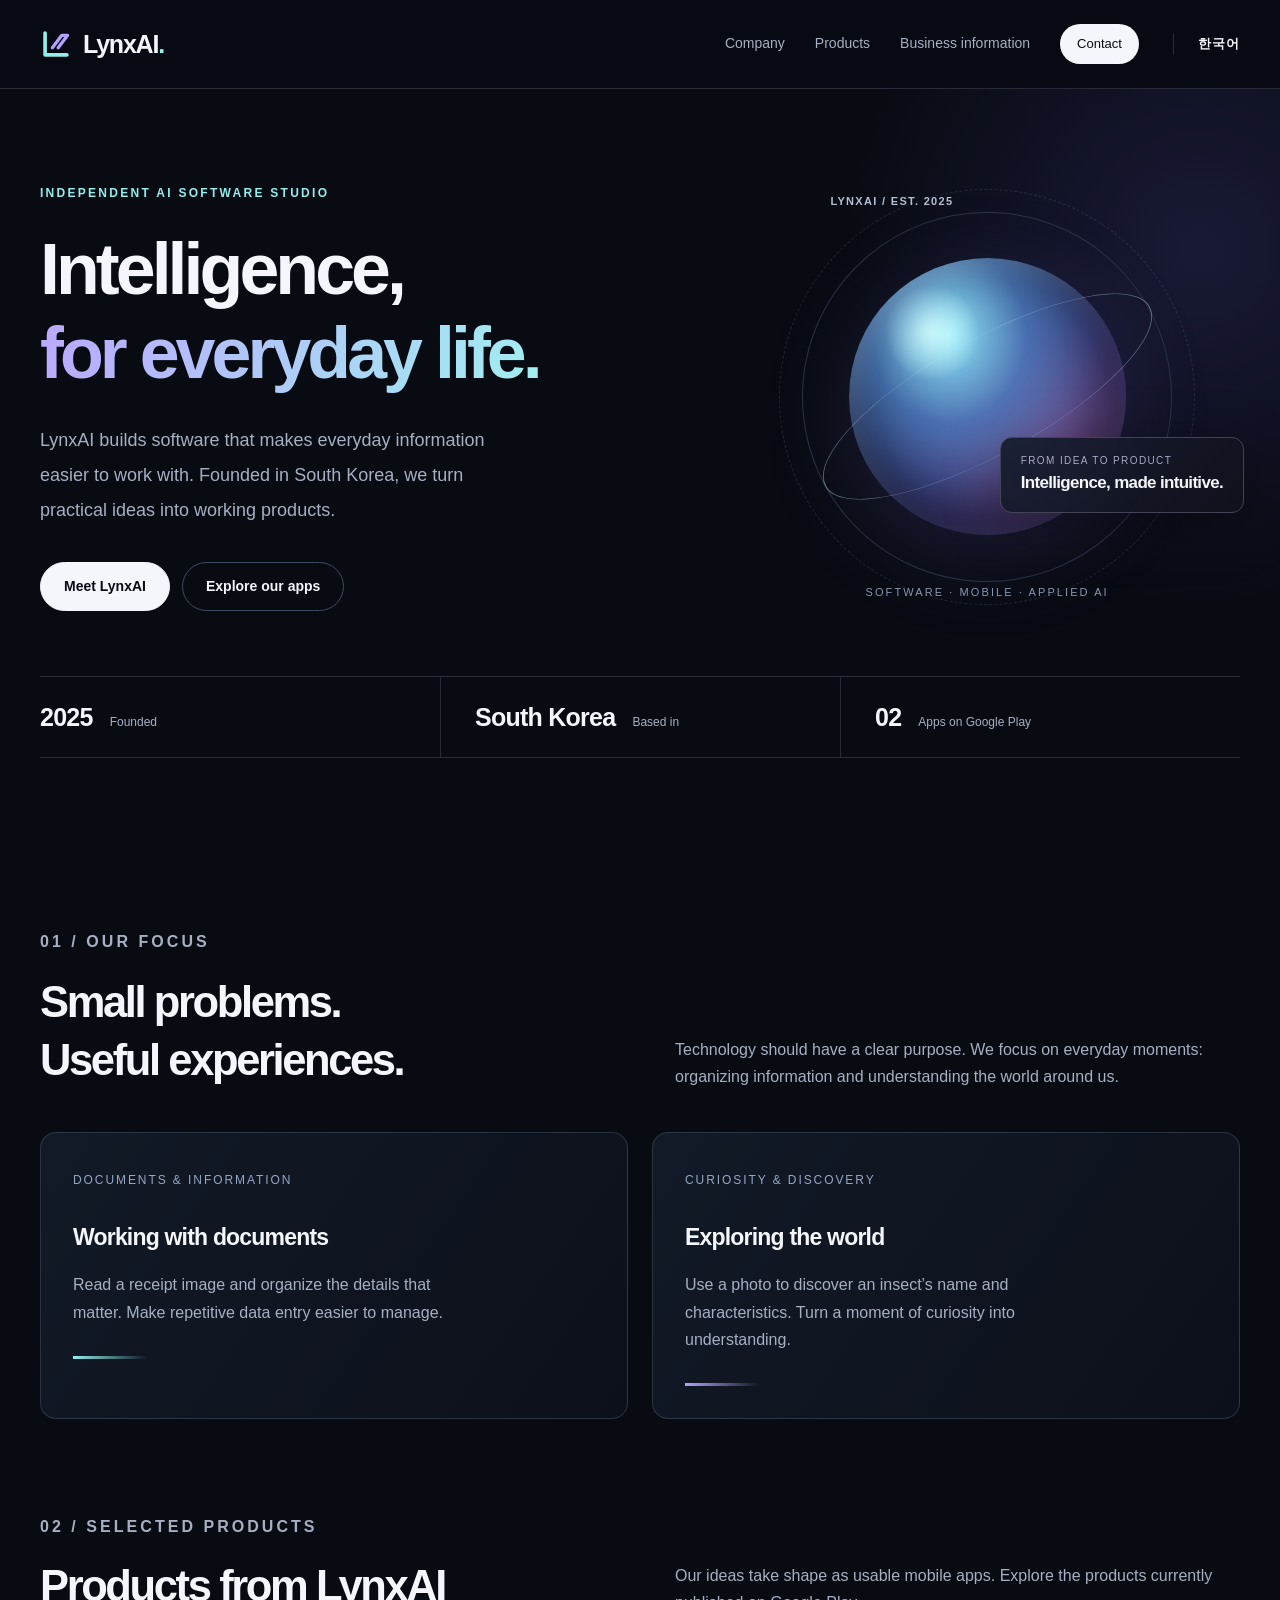
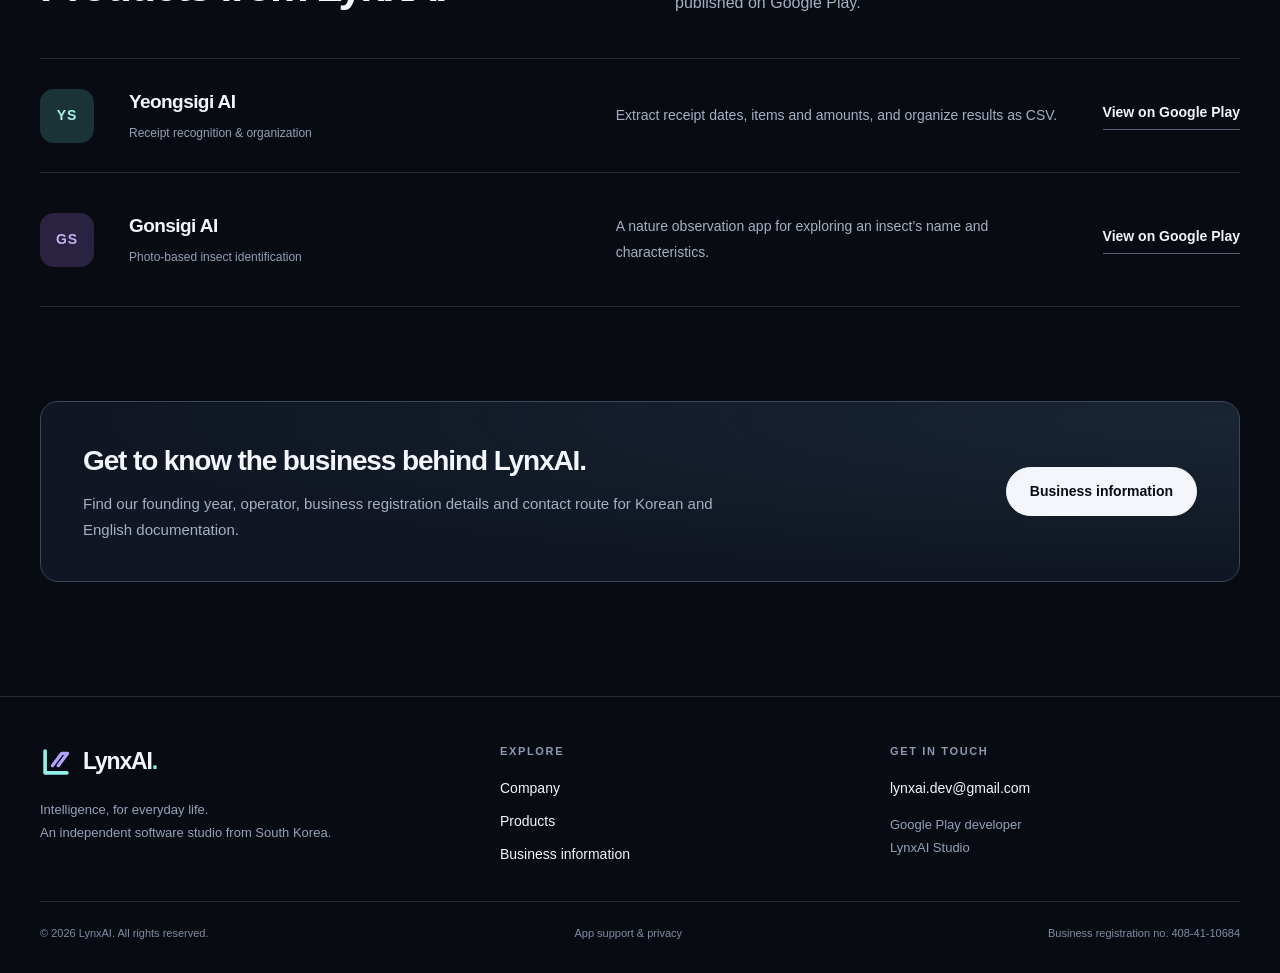
<file: index.html>
<!doctype html>
<html lang="en"><head><meta charset="utf-8"><meta name="viewport" content="width=device-width,initial-scale=1"><meta name="theme-color" content="#080b12"><title>LynxAI — Intelligence, for everyday life</title><meta name="description" content="LynxAI builds software that makes everyday information easier to work with. Founded in South Korea, we turn practical ideas into working products."><meta property="og:type" content="website"><meta property="og:title" content="LynxAI — Intelligence, for everyday life"><meta property="og:description" content="LynxAI builds software that makes everyday information easier to work with. Founded in South Korea, we turn practical ideas into working products."><meta property="og:locale" content="en_US"><link rel="icon" type="image/svg+xml" href="data:image/svg+xml,%3Csvg%20xmlns%3D%22http%3A%2F%2Fwww.w3.org%2F2000%2Fsvg%22%20viewBox%3D%220%200%2044%2044%22%3E%3Crect%20width%3D%2244%22%20height%3D%2244%22%20rx%3D%2211%22%20fill%3D%22%23080b12%22%2F%3E%3Cpath%20d%3D%22M10%209v25h24%22%20fill%3D%22none%22%20stroke%3D%22%2391efee%22%20stroke-width%3D%224%22%20stroke-linecap%3D%22round%22%2F%3E%3Cpath%20d%3D%22m19%2026%2011-15h6L25%2026%22%20fill%3D%22none%22%20stroke%3D%22%23b4a2ff%22%20stroke-width%3D%223%22%20stroke-linecap%3D%22round%22%2F%3E%3C%2Fsvg%3E"><link rel="alternate" hreflang="en" href="index.html"><link rel="alternate" hreflang="ko" href="ko/index.html"><link rel="alternate" hreflang="x-default" href="index.html"><style>:root{color-scheme:dark;--bg:#080b12;--panel:#101521;--text:#f4f6fb;--muted:#a6b0c2;--line:rgba(201,214,244,.16);--cyan:#91efee;--violet:#b4a2ff;--max:1200px}*{box-sizing:border-box}html{scroll-behavior:smooth}body{margin:0;background:var(--bg);color:var(--text);font-family:Inter,"Pretendard","Noto Sans KR",-apple-system,BlinkMacSystemFont,"Segoe UI",sans-serif;line-height:1.7;word-break:keep-all;overflow-wrap:break-word}a{color:inherit;text-decoration:none}button{font:inherit}a,button{-webkit-tap-highlight-color:transparent}a:focus-visible,button:focus-visible,summary:focus-visible{outline:3px solid var(--cyan);outline-offset:5px}::selection{color:#080b12;background:var(--cyan)}.wrap{width:min(var(--max),calc(100% - 80px));margin:auto}.skip{position:fixed;left:20px;top:-80px;padding:12px 20px;background:var(--cyan);color:#080b12;z-index:100}.skip:focus{top:12px}.header{position:relative;z-index:20;border-bottom:1px solid var(--line);background:rgba(8,11,18,.97)}.nav{height:88px;display:flex;align-items:center;gap:34px}.brand{display:inline-flex;align-items:center;gap:11px;font-size:25px;font-weight:800;letter-spacing:-1.2px;white-space:nowrap}.brand svg{width:32px;height:32px}.brand .brand-dot{color:var(--cyan)}.navlinks{margin-left:auto;display:flex;align-items:center;gap:30px}.navlinks a{font-size:14px;color:var(--muted);white-space:nowrap;transition:color .2s}.navlinks a:hover,.navlinks a[aria-current=page]{color:white}.navlinks a[aria-current=page]{box-shadow:0 2px 0 var(--cyan);padding-bottom:6px}.language{font-size:13px;border-left:1px solid var(--line);padding-left:24px;letter-spacing:.08em;font-weight:700}.nav-contact{font-size:13px!important;color:var(--bg)!important;background:var(--text);border-radius:50px;padding:9px 17px;box-shadow:none!important}.menu{display:none;width:44px;height:44px;border:1px solid var(--line);background:none;color:white;border-radius:10px;cursor:pointer}.menu span{display:block;height:1px;width:18px;background:currentColor;margin:5px auto}.kicker{font-size:12px;letter-spacing:.19em;font-weight:700;text-transform:uppercase;color:var(--cyan);margin:0 0 25px}.hero{position:relative;padding:94px 0 76px;isolation:isolate;overflow:hidden}.hero:before{content:"";position:absolute;width:720px;height:720px;right:-280px;top:-200px;background:radial-gradient(circle,rgba(101,90,220,.18),transparent 70%);z-index:-1;pointer-events:none}.hero-grid{display:grid;grid-template-columns:1.14fr .86fr;align-items:center;gap:24px}.hero h1{font-size:clamp(54px,5.8vw,82px);letter-spacing:-.065em;line-height:1.16;margin:0 0 28px;font-weight:750}.hero h1 span{background:linear-gradient(110deg,#bba8ff,#a1eff0);color:transparent;background-clip:text;-webkit-background-clip:text}.hero .lead{font-size:18px;line-height:1.95;max-width:490px;margin:0;color:var(--muted)}.buttons{display:flex;gap:12px;flex-wrap:wrap;margin-top:34px}.button{display:inline-flex;align-items:center;justify-content:center;min-height:49px;padding:11px 23px;font-size:14px;font-weight:650;border-radius:100px;background:var(--text);color:var(--bg);border:1px solid var(--text);transition:background .2s,transform .2s}.button:hover{background:#d7eaf5;transform:translateY(-2px)}.button.secondary{background:transparent;color:var(--text);border-color:#404b60}.button.secondary:hover{background:#192231}.button.small{min-height:43px;font-size:13px;padding:9px 18px}.text-link{display:inline-block;font-size:14px;font-weight:650;border-bottom:1px solid #536078;padding-bottom:4px}.text-link:hover{border-color:var(--cyan);color:var(--cyan)}.hero-art{position:relative;height:410px;display:flex;align-items:center;justify-content:center}.orbit-outer{position:absolute;width:370px;height:370px;border:1px solid #2a3243;border-radius:50%;transform:rotate(-20deg)}.orbit-outer:before{content:"";position:absolute;inset:-24px;border:1px dashed rgba(176,193,224,.15);border-radius:50%}.orb{position:relative;width:277px;height:277px;border-radius:50%;background:radial-gradient(circle at 30% 27%,rgba(217,255,255,.8),transparent 17%),radial-gradient(ellipse at 36% 28%,#91ebfa,rgba(78,134,199,.7) 31%,transparent 65%),radial-gradient(ellipse at 77% 72%,#8d5da4,#3b3778 47%,#0e1834 78%);box-shadow:inset -23px -34px 60px #080b1590,inset 7px 7px 23px #d5e7ff3b,0 20px 90px #7164d032;animation:orbLight 14s ease-in-out infinite alternate}.orb:after{content:"";position:absolute;inset:-21px -47px;border:1px solid rgba(196,236,255,.42);border-radius:50%;transform:rotate(-29deg) scaleY(.36)}.orbit-caption{position:absolute;bottom:0;left:50%;transform:translateX(-50%);font-size:11px;letter-spacing:.19em;color:#8996ad;white-space:nowrap}.orbit-north{position:absolute;top:0;left:19%;font-size:11px;font-weight:650;letter-spacing:.12em;color:#b3bfd2}.orbit-tag{position:absolute;right:-4px;bottom:89px;padding:14px 20px;border:1px solid #424355;border-radius:12px;background:linear-gradient(135deg,#161d2ff2,#12121ddd);box-shadow:0 12px 60px #0005;backdrop-filter:blur(14px)}.orbit-tag span{display:block;font-size:10px;color:#aaa9c9;letter-spacing:.14em}.orbit-tag strong{font-size:17px;font-weight:600;letter-spacing:-.04em}.facts-strip{display:grid;grid-template-columns:repeat(3,1fr);border-top:1px solid var(--line);border-bottom:1px solid var(--line);margin-top:65px}.fact{padding:24px 28px 24px 0;display:flex;align-items:baseline;gap:17px}.fact+.fact{border-left:1px solid var(--line);padding-left:34px}.fact strong{font-size:27px;line-height:1.3;font-weight:600;letter-spacing:-.03em}.fact span{font-size:12px;color:var(--muted)}.section{padding:94px 0}.section+.section{padding-top:0}.section-title{display:grid;grid-template-columns:1fr 1fr;gap:70px;align-items:end;margin-bottom:42px}.section-title h2,.section h2{font-size:clamp(30px,3.4vw,46px);letter-spacing:-.055em;line-height:1.35;font-weight:650;margin:0}.section-title .kicker{margin-bottom:17px}.section-title p{font-size:16px;color:var(--muted);margin:0}.twocol{display:grid;grid-template-columns:1fr 1fr;gap:24px}.focus-card{padding:32px;border:1px solid var(--line);border-radius:16px;background:linear-gradient(125deg,#121a27,#0c101a);position:relative;overflow:hidden}.focus-card .number{color:#94a7c5;font-size:12px;letter-spacing:.16em}.focus-card h3{font-size:23px;font-weight:600;letter-spacing:-.035em;margin:26px 0 14px}.focus-card p{font-size:16px;color:var(--muted);max-width:400px;margin:0}.focus-card .accent-line{width:74px;height:3px;margin-top:30px;background:linear-gradient(90deg,var(--cyan),transparent)}.focus-card:last-child .accent-line{background:linear-gradient(90deg,var(--violet),transparent)}.product-list{border-top:1px solid var(--line)}.product-row{display:grid;grid-template-columns:65px 1fr 1fr auto;gap:24px;align-items:center;padding:27px 0;border-bottom:1px solid var(--line)}.product-monogram{display:grid;place-items:center;width:54px;height:54px;border-radius:14px;background:#193337;color:#a7f0e9;font-size:14px;font-weight:750;letter-spacing:.06em}.product-monogram.purple{background:#2a2241;color:#c3b2ee}.product-name h3{margin:0;font-size:20px;font-weight:600;letter-spacing:-.03em}.product-name span{font-size:12px;color:#93a0b6}.product-desc{color:var(--muted);font-size:14px;line-height:1.8}.callout{border:1px solid #39465c;border-radius:18px;padding:39px 42px;display:flex;align-items:center;justify-content:space-between;gap:34px;background:radial-gradient(ellipse at 100% 10%,#29435555,transparent 68%),#101623}.callout h2{font-size:28px;letter-spacing:-.04em;line-height:1.45;margin:0 0 10px}.callout p{font-size:15px;color:var(--muted);margin:0;max-width:650px}.callout .button{flex-shrink:0}.page-intro{padding:83px 0 57px;position:relative}.page-intro h1{font-size:clamp(43px,5vw,68px);line-height:1.22;letter-spacing:-.055em;font-weight:650;margin:0 0 23px}.page-intro .lead{max-width:710px;font-size:18px;color:var(--muted);line-height:1.9;margin:0}.page-intro:after{content:"";display:block;width:68px;height:3px;background:linear-gradient(90deg,var(--cyan),var(--violet));margin-top:35px}.content-section{padding:0 0 78px}.content-grid{display:grid;grid-template-columns:.8fr 1.2fr;gap:80px}.content-grid h2{font-size:30px;letter-spacing:-.04em;line-height:1.4;margin:0 0 18px;font-weight:600}.body-text{font-size:16px;color:var(--muted);margin:0 0 18px;line-height:1.95}.info-table{margin:0;border-top:1px solid var(--line)}.info-table>div{display:grid;grid-template-columns:180px 1fr;gap:20px;border-bottom:1px solid var(--line);padding:17px 0}.info-table dt{color:var(--muted);font-size:14px}.info-table dd{margin:0;font-size:15px;overflow-wrap:anywhere;word-break:normal}.fine{font-size:13px;color:#91a0b7;line-height:1.9;margin-top:17px}.founder{padding:30px;border:1px solid var(--line);border-radius:16px;background:#101522;display:flex;align-items:center;gap:22px;margin-top:32px}.initials{display:grid;place-items:center;width:68px;height:68px;border-radius:50%;background:linear-gradient(135deg,#293749,#23203c);color:#d0c7ef;flex-shrink:0;font-size:20px;font-weight:600}.founder h3{font-size:20px;font-weight:600;margin:0}.founder p{color:var(--muted);font-size:14px;margin:4px 0 0}.principles{display:grid;grid-template-columns:repeat(3,1fr);gap:30px;margin-top:36px}.principle{border-top:1px solid #40526c;padding-top:21px}.principle .index{color:var(--cyan);font-size:12px}.principle h3{font-size:20px;letter-spacing:-.04em;margin:17px 0 12px;font-weight:600}.principle p{font-size:15px;color:var(--muted);margin:0}.app-detail{padding:39px 40px;border:1px solid var(--line);border-radius:18px;background:linear-gradient(125deg,#121d29,#0f1320);margin-bottom:25px}.app-detail.violet{background:linear-gradient(125deg,#1a172a,#0f1320)}.app-top{display:flex;gap:21px;align-items:center;margin-bottom:27px}.app-top .product-monogram{width:66px;height:66px}.app-top h2{font-size:30px;font-weight:600;letter-spacing:-.045em;margin:0}.app-top p{font-size:13px;color:var(--muted);margin:0}.app-body{display:grid;grid-template-columns:1.1fr .9fr;gap:64px}.app-body .body-text{margin-bottom:25px}.features{margin:0;padding:0;list-style:none;border-top:1px solid var(--line)}.features li{padding:13px 0;border-bottom:1px solid var(--line);font-size:15px;color:#c4cddc}.app-links{display:flex;gap:20px;align-items:center;flex-wrap:wrap;margin-top:27px}.support-panel{padding:28px 0;border-top:1px solid var(--line);display:grid;grid-template-columns:1fr 1fr;gap:35px}.support-panel h2{font-size:22px;margin:0 0 10px;font-weight:600}.support-panel p{font-size:15px;color:var(--muted);margin:0 0 14px}.doc-grid{display:grid;grid-template-columns:1fr 1fr;gap:24px;margin-bottom:25px}.doc-card{border:1px solid var(--line);border-radius:18px;padding:31px;background:#101622;display:flex;flex-direction:column;align-items:flex-start}.doc-icon{width:45px;height:54px;border:1px solid #536077;border-radius:6px;position:relative;color:var(--cyan);display:grid;place-items:center;font-size:12px;font-weight:650;margin-bottom:27px}.doc-card h2{font-size:23px;font-weight:600;letter-spacing:-.035em;margin:0 0 14px}.doc-card p{font-size:15px;color:var(--muted);margin:0 0 24px;flex:1}.doc-card .doc-status{font-size:12px;margin-top:15px;color:#91a0b7}.notice{padding:22px 25px;border:1px solid #354454;border-radius:12px;background:#101b25;color:#b2c5d3;font-size:14px;line-height:1.9;margin:22px 0 0}.document-information{padding:40px;border:1px solid var(--line);border-radius:18px;background:#0d121d}.document-information h2{font-size:25px;font-weight:600;letter-spacing:-.04em;margin:0 0 24px}.email-heading{font-size:clamp(25px,3vw,39px);font-weight:600;letter-spacing:-.04em;line-height:1.5;overflow-wrap:anywhere}.footer{padding:45px 0 30px;border-top:1px solid var(--line);margin-top:20px}.footer-main{display:grid;grid-template-columns:1.2fr 1fr 1fr;gap:40px;padding-bottom:35px}.footer .brand{font-size:23px}.footer p{font-size:13px;color:#94a2b9;margin:12px 0 0;line-height:1.8}.footer-label{font-size:11px;font-weight:650;letter-spacing:.15em;color:#8d9bb2;margin-bottom:16px}.footer-links{display:flex;flex-direction:column;gap:9px;font-size:14px}.footer-links a:hover{color:var(--cyan)}.footer-bottom{border-top:1px solid var(--line);padding-top:22px;display:flex;justify-content:space-between;gap:24px;font-size:11px;color:#7f8da5}.footer-bottom a:hover{color:white}.en .hero h1{font-size:clamp(52px,5.6vw,78px);letter-spacing:-.055em}.en .hero .lead{max-width:470px}.en .fact strong{font-size:25px}.en .product-name h3{font-size:19px}@keyframes orbLight{to{filter:hue-rotate(12deg);transform:translateY(-7px)}}@media(min-width:1500px){.hero{padding-top:108px}.hero-art{height:440px}}@media(max-width:1024px){.wrap{width:calc(100% - 56px)}.nav{gap:21px}.navlinks{gap:21px}.language{padding-left:17px}.hero{padding-top:72px}.hero h1,.en .hero h1{font-size:59px}.hero-art{height:355px}.orb{width:225px;height:225px}.orbit-outer{width:296px;height:296px}.orbit-tag{right:0;bottom:50px}.orbit-caption{font-size:9px}.facts-strip{margin-top:45px}.fact{flex-direction:column;gap:5px}.section-title{gap:35px}.product-row{grid-template-columns:56px 1fr 1.1fr auto;gap:17px}.content-grid{gap:38px;grid-template-columns:.8fr 1.2fr}.info-table>div{grid-template-columns:140px 1fr}.app-body{gap:35px}}@media(max-width:760px){.wrap{width:calc(100% - 40px)}.nav{height:74px;gap:16px}.brand{font-size:24px}.navlinks{display:none;position:absolute;top:74px;left:0;right:0;padding:18px 24px 25px;background:#101624;border-bottom:1px solid #3c485d;flex-direction:column;gap:6px;align-items:stretch}.navlinks.is-open{display:flex}.navlinks a{padding:11px 5px;min-height:44px}.navlinks a[aria-current=page]{box-shadow:none;color:var(--cyan);padding-bottom:11px}.navlinks .nav-contact{margin-top:7px;padding:11px 18px;text-align:center}.language{margin-left:auto;padding-left:0;border:0;font-size:12px}.menu{display:block}.hero{padding:55px 0 43px}.hero-grid{display:flex;flex-direction:column;align-items:stretch}.hero h1,.en .hero h1{font-size:clamp(46px,10.2vw,66px);letter-spacing:-.06em}.hero .lead{font-size:16px;max-width:none;line-height:1.95}.hero .kicker{font-size:10px;letter-spacing:.17em;margin-bottom:22px}.buttons{margin-top:27px;gap:10px}.button{font-size:13px;min-height:47px;padding:10px 20px}.hero-art{height:320px;margin-top:21px;max-width:420px;width:100%;align-self:center}.orb{width:213px;height:213px}.orbit-outer{width:273px;height:273px}.orbit-tag{right:8px;bottom:47px;padding:11px 15px}.orbit-tag strong{font-size:15px}.orbit-north{left:12%;font-size:9px}.orbit-caption{font-size:9px;bottom:-5px}.facts-strip{margin-top:40px}.fact{padding:19px 8px 19px 0;gap:7px}.fact+.fact{padding-left:16px}.fact strong,.en .fact strong{font-size:20px}.fact span{font-size:11px}.section{padding:58px 0}.section-title{grid-template-columns:1fr;gap:22px;margin-bottom:29px}.section-title h2,.section h2{font-size:32px}.section-title p{font-size:15px}.section-title .kicker{font-size:11px}.twocol{grid-template-columns:1fr;gap:14px}.focus-card{padding:27px}.focus-card h3{margin-top:20px;font-size:21px}.focus-card p{font-size:15px}.focus-card .accent-line{margin-top:24px}.product-row{grid-template-columns:47px 1fr;gap:12px 17px;padding:25px 0}.product-monogram{width:47px;height:47px;border-radius:12px}.product-name h3{font-size:19px}.product-desc{grid-column:2;margin:0;font-size:14px}.product-row>.text-link{grid-column:2;justify-self:start}.callout{flex-direction:column;align-items:flex-start;padding:27px;gap:23px}.callout h2{font-size:25px}.callout p{font-size:14px}.page-intro{padding:56px 0 42px}.page-intro h1{font-size:42px}.page-intro .lead{font-size:16px}.page-intro .kicker{font-size:11px;margin-bottom:20px}.content-section{padding-bottom:55px}.content-grid{grid-template-columns:1fr;gap:29px}.content-grid h2{font-size:27px}.body-text{font-size:15px}.info-table>div{grid-template-columns:108px 1fr;gap:18px;padding:15px 0}.info-table dt{font-size:13px}.info-table dd{font-size:14px}.founder{padding:24px;margin-top:25px}.initials{width:58px;height:58px}.principles{grid-template-columns:1fr;gap:26px}.principle h3{margin-top:12px}.app-detail{padding:27px 25px}.app-top{gap:15px}.app-top h2{font-size:26px}.app-top .product-monogram{width:54px;height:54px}.app-body{grid-template-columns:1fr;gap:16px}.app-body .body-text{margin-bottom:14px}.app-links{gap:19px}.support-panel{grid-template-columns:1fr;gap:26px}.doc-grid{grid-template-columns:1fr;gap:17px}.doc-card{padding:27px}.doc-card h2{font-size:23px}.document-information{padding:25px 22px}.document-information h2{font-size:23px}.notice{padding:18px 21px;font-size:13px}.footer{padding-top:34px}.footer-main{grid-template-columns:1fr 1fr;gap:30px}.footer-main>div:first-child{grid-column:1/-1}.footer-label{font-size:10px}.footer-links{font-size:13px}.footer-bottom{flex-direction:column;gap:10px;font-size:11px}.email-heading{font-size:27px}}@media(max-width:370px){.wrap{width:calc(100% - 32px)}.hero h1,.en .hero h1{font-size:43px}.button{padding-inline:16px}.fact strong,.en .fact strong{font-size:18px}.fact span{font-size:10px}.orbit-tag{right:0}.page-intro h1{font-size:37px}.info-table>div{grid-template-columns:95px 1fr;gap:12px}}@media(prefers-reduced-motion:reduce){html{scroll-behavior:auto}*,*:before,*:after{animation:none!important;transition:none!important}}@media print{body{background:white;color:#111}.header,.footer,.buttons,.hero-art,.button,.skip{display:none}.wrap{width:100%}.page-intro{padding-top:0}.kicker,.body-text,.lead,.info-table dt,.info-table dd{color:#333!important}.document-information,.doc-card{border:1px solid #ccc;background:white}.notice{background:white;color:#333}.info-table>div{border-color:#ccc}}

@media(max-width:760px){.body-text,.focus-card p,.section-title p,.principle p,.doc-card p{font-size:16px}}

.sr-only{position:absolute;width:1px;height:1px;padding:0;margin:-1px;overflow:hidden;clip:rect(0,0,0,0);white-space:nowrap;border:0}</style><script type="application/ld+json">{"@context": "https://schema.org", "@type": "Organization", "name": "LynxAI", "alternateName": "LynxAI Studio", "foundingDate": "2025", "founder": {"@type": "Person", "name": "Munyoung Jung", "alternateName": "정문영"}, "email": "lynxai.dev@gmail.com", "address": {"@type": "PostalAddress", "addressCountry": "KR"}, "identifier": {"@type": "PropertyValue", "propertyID": "South Korea business registration number", "value": "408-41-10684"}}</script></head>
<body class="en"><a class="skip" href="#main">Skip to content</a><header class="header"><nav class="wrap nav" aria-label="Main navigation"><a class="brand" href="index.html" aria-label="LynxAI home"><svg viewBox="0 0 44 44" fill="none" aria-hidden="true"><path d="M7 7V37H37" stroke="#91EFEE" stroke-width="5" stroke-linecap="round" stroke-linejoin="round"/><path d="M17 27L30 10H38L25 27" stroke="#B4A2FF" stroke-width="4.5" stroke-linecap="round" stroke-linejoin="round"/></svg><span>LynxAI<span class="brand-dot">.</span></span></a><div class="navlinks" id="navigation"><a href="company.html">Company</a><a href="products.html">Products</a><a href="documents.html">Business information</a><a class="nav-contact" href="mailto:lynxai.dev@gmail.com">Contact</a></div><a class="language" href="ko/index.html" lang="ko" aria-label="한국어 페이지">한국어</a><button class="menu" type="button" aria-label="Open menu" aria-expanded="false" aria-controls="navigation"><span></span><span></span></button></nav></header>
<main id="main"><section class="hero"><div class="wrap"><div class="hero-grid"><div>
 <p class="kicker">Independent AI software studio</p><h1>Intelligence,<br><span>for everyday life.</span></h1><p class="lead">LynxAI builds software that makes everyday information easier to work with. Founded in South Korea, we turn practical ideas into working products.</p><div class="buttons"><a class="button" href="company.html">Meet LynxAI</a><a class="button secondary" href="products.html">Explore our apps</a></div></div>
 <div class="hero-art" aria-hidden="true"><div class="orbit-north">LYNXAI / EST. 2025</div><div class="orbit-outer"></div><div class="orb"></div><div class="orbit-tag"><span>FROM IDEA TO PRODUCT</span><strong>Intelligence, made intuitive.</strong></div><div class="orbit-caption">SOFTWARE · MOBILE · APPLIED AI</div></div></div>
 <div class="facts-strip"><div class="fact"><strong>2025</strong><span>Founded</span></div><div class="fact"><strong>South Korea</strong><span>Based in</span></div><div class="fact"><strong>02</strong><span>Apps on Google Play</span></div></div></div></section>
 <section class="section"><div class="wrap"><div class="section-title"><div><p class="kicker">01 / Our focus</p><h2>Small problems.<br>Useful experiences.</h2></div><p>Technology should have a clear purpose. We focus on everyday moments: organizing information and understanding the world around us.</p></div><div class="twocol"><article class="focus-card"><span class="number">DOCUMENTS & INFORMATION</span><h3>Working with documents</h3><p>Read a receipt image and organize the details that matter. Make repetitive data entry easier to manage.</p><div class="accent-line"></div></article><article class="focus-card"><span class="number">CURIOSITY & DISCOVERY</span><h3>Exploring the world</h3><p>Use a photo to discover an insect’s name and characteristics. Turn a moment of curiosity into understanding.</p><div class="accent-line"></div></article></div></div></section>
 <section class="section"><div class="wrap"><div class="section-title"><div><p class="kicker">02 / Selected products</p><h2>Products from LynxAI</h2></div><p>Our ideas take shape as usable mobile apps. Explore the products currently published on Google Play.</p></div><div class="product-list"><article class="product-row"><div class="product-monogram " aria-hidden="true">YS</div><div class="product-name"><h3>Yeongsigi AI</h3><span>Receipt recognition & organization</span></div><p class="product-desc">Extract receipt dates, items and amounts, and organize results as CSV.</p><a class="text-link" href="https://play.google.com/store/apps/details?id=com.roro.snapreceipt" target="_blank" rel="noopener noreferrer">View on Google Play<span class="sr-only"> (opens in a new tab)</span></a></article><article class="product-row"><div class="product-monogram purple" aria-hidden="true">GS</div><div class="product-name"><h3>Gonsigi AI</h3><span>Photo-based insect identification</span></div><p class="product-desc">A nature observation app for exploring an insect’s name and characteristics.</p><a class="text-link" href="https://play.google.com/store/apps/details?id=com.roro.bugid.insect_identifier" target="_blank" rel="noopener noreferrer">View on Google Play<span class="sr-only"> (opens in a new tab)</span></a></article></div></div></section><section class="section"><div class="wrap"><div class="callout"><div><h2>Get to know the business behind LynxAI.</h2><p>Find our founding year, operator, business registration details and contact route for Korean and English documentation.</p></div><a class="button" href="documents.html">Business information</a></div></div></section></main>
<footer class="footer"><div class="wrap"><div class="footer-main"><div><a class="brand" href="index.html"><svg viewBox="0 0 44 44" fill="none" aria-hidden="true"><path d="M7 7V37H37" stroke="#91EFEE" stroke-width="5" stroke-linecap="round" stroke-linejoin="round"/><path d="M17 27L30 10H38L25 27" stroke="#B4A2FF" stroke-width="4.5" stroke-linecap="round" stroke-linejoin="round"/></svg><span>LynxAI<span class="brand-dot">.</span></span></a><p>Intelligence, for everyday life.<br>An independent software studio from South Korea.</p></div><div><div class="footer-label">EXPLORE</div><div class="footer-links"><a href="company.html">Company</a><a href="products.html">Products</a><a href="documents.html">Business information</a></div></div><div><div class="footer-label">GET IN TOUCH</div><div class="footer-links"><a href="mailto:lynxai.dev@gmail.com">lynxai.dev@gmail.com</a></div><p>Google Play developer<br>LynxAI Studio</p></div></div><div class="footer-bottom"><span>© 2026 LynxAI. All rights reserved.</span><a href="products.html#support">App support & privacy</a><span>Business registration no. 408-41-10684</span></div></div></footer><script>const menu=document.querySelector('.menu');const links=document.querySelector('.navlinks');
if(menu&&links){menu.addEventListener('click',()=>{const open=menu.getAttribute('aria-expanded')!=='true';menu.setAttribute('aria-expanded',String(open));links.classList.toggle('is-open',open);});document.addEventListener('keydown',e=>{if(e.key==='Escape'){links.classList.remove('is-open');menu.setAttribute('aria-expanded','false');menu.focus();}});window.addEventListener('resize',()=>{if(window.innerWidth>760){links.classList.remove('is-open');menu.setAttribute('aria-expanded','false');}});}
</script></body></html>
</file>
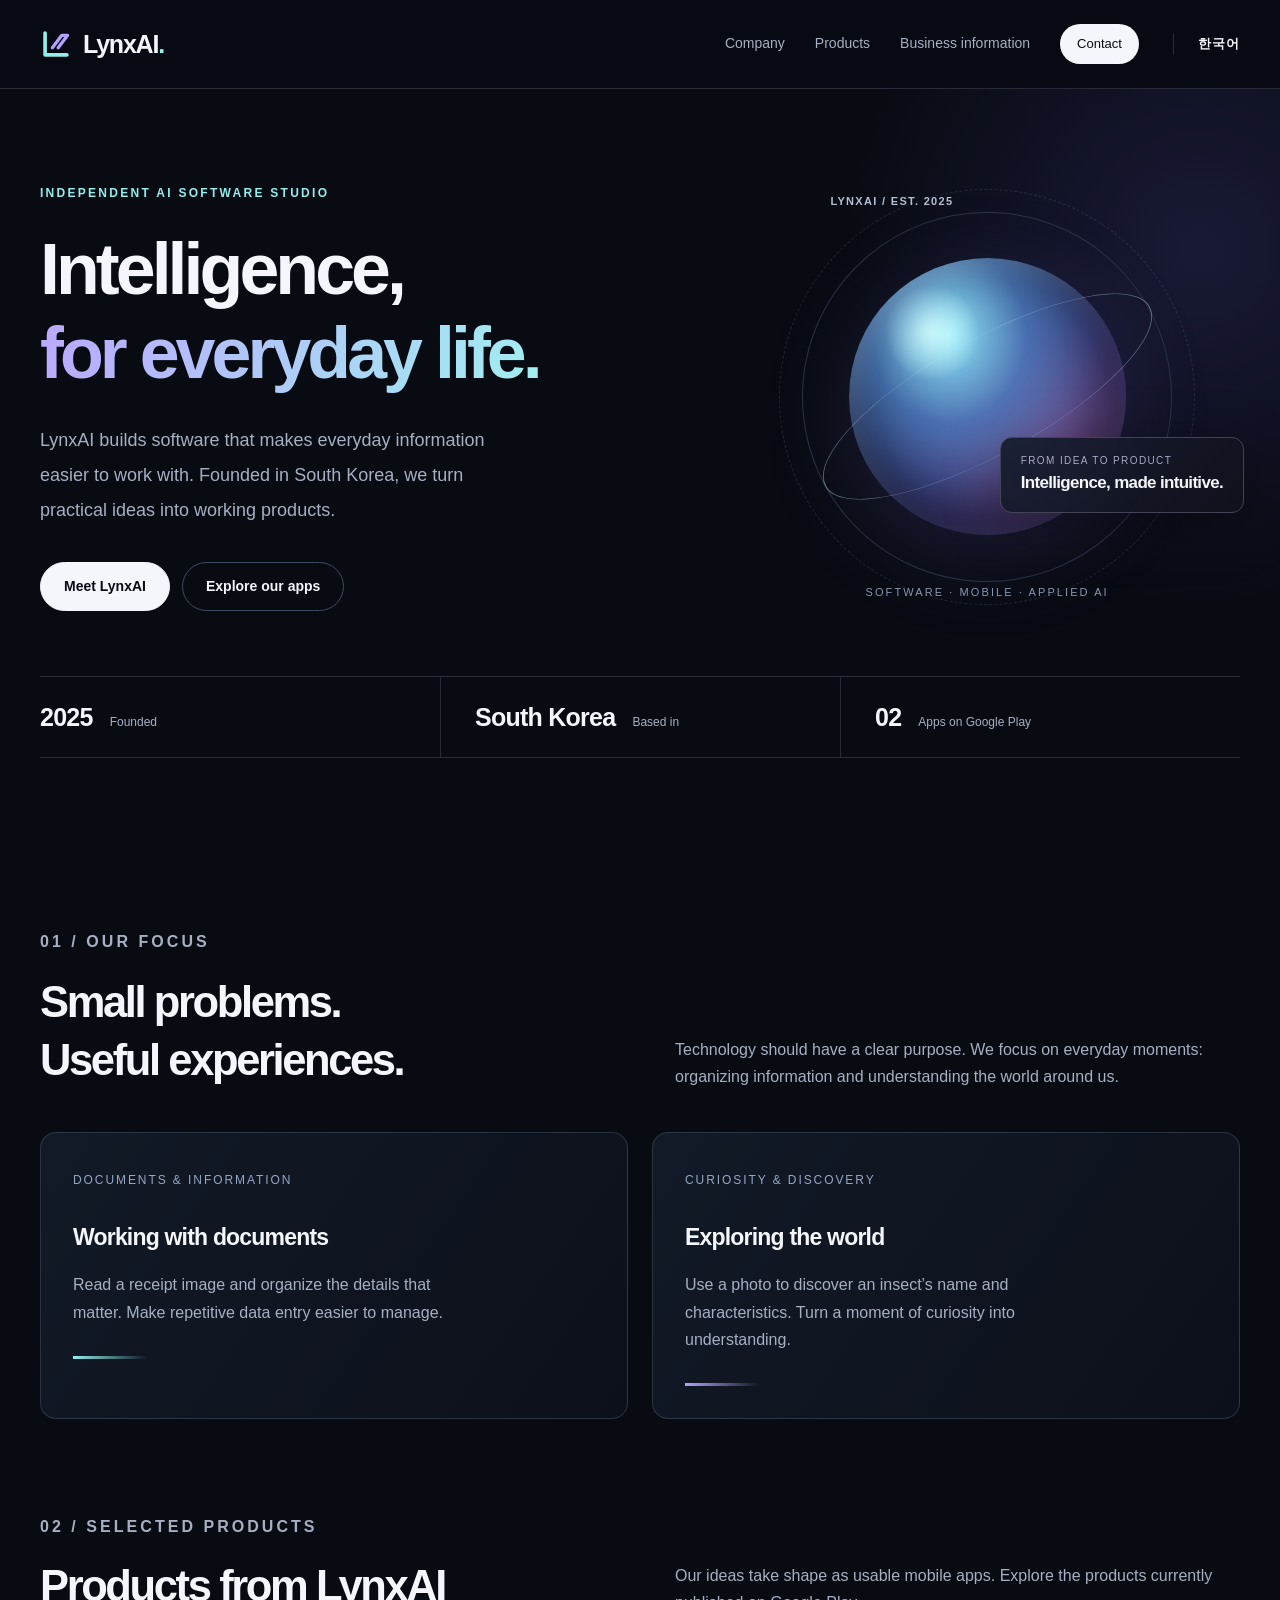
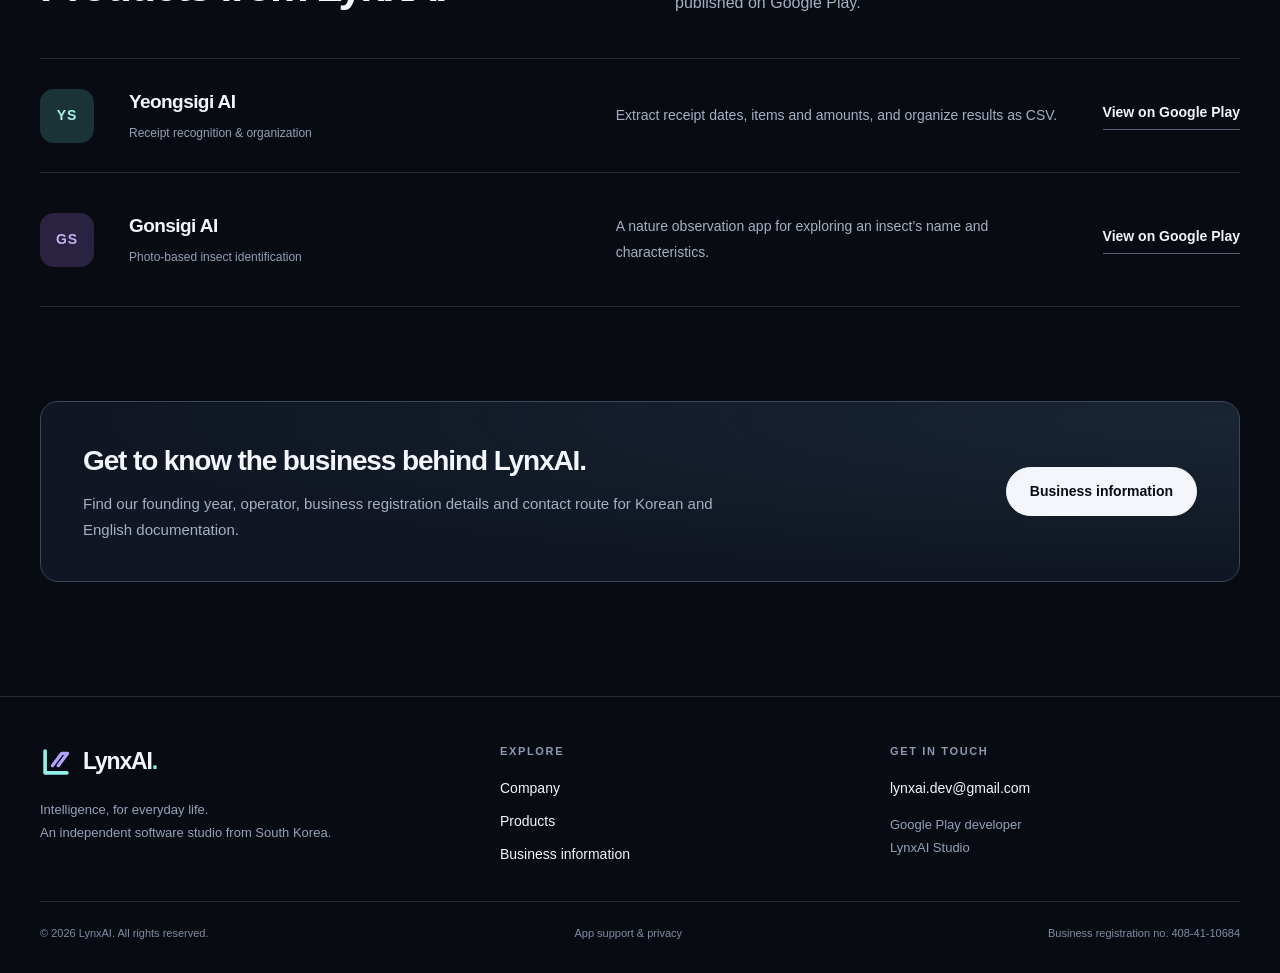
<file: en/index.html>
<!doctype html>
<html lang="en"><head><meta charset="utf-8"><meta name="viewport" content="width=device-width,initial-scale=1"><meta name="robots" content="noindex"><meta http-equiv="refresh" content="0;url=../index.html"><title>LynxAI — English</title></head><body><p><a href="../index.html">Continue to LynxAI</a></p><script>location.replace("../index.html"+location.search+location.hash);</script></body></html>
</file>
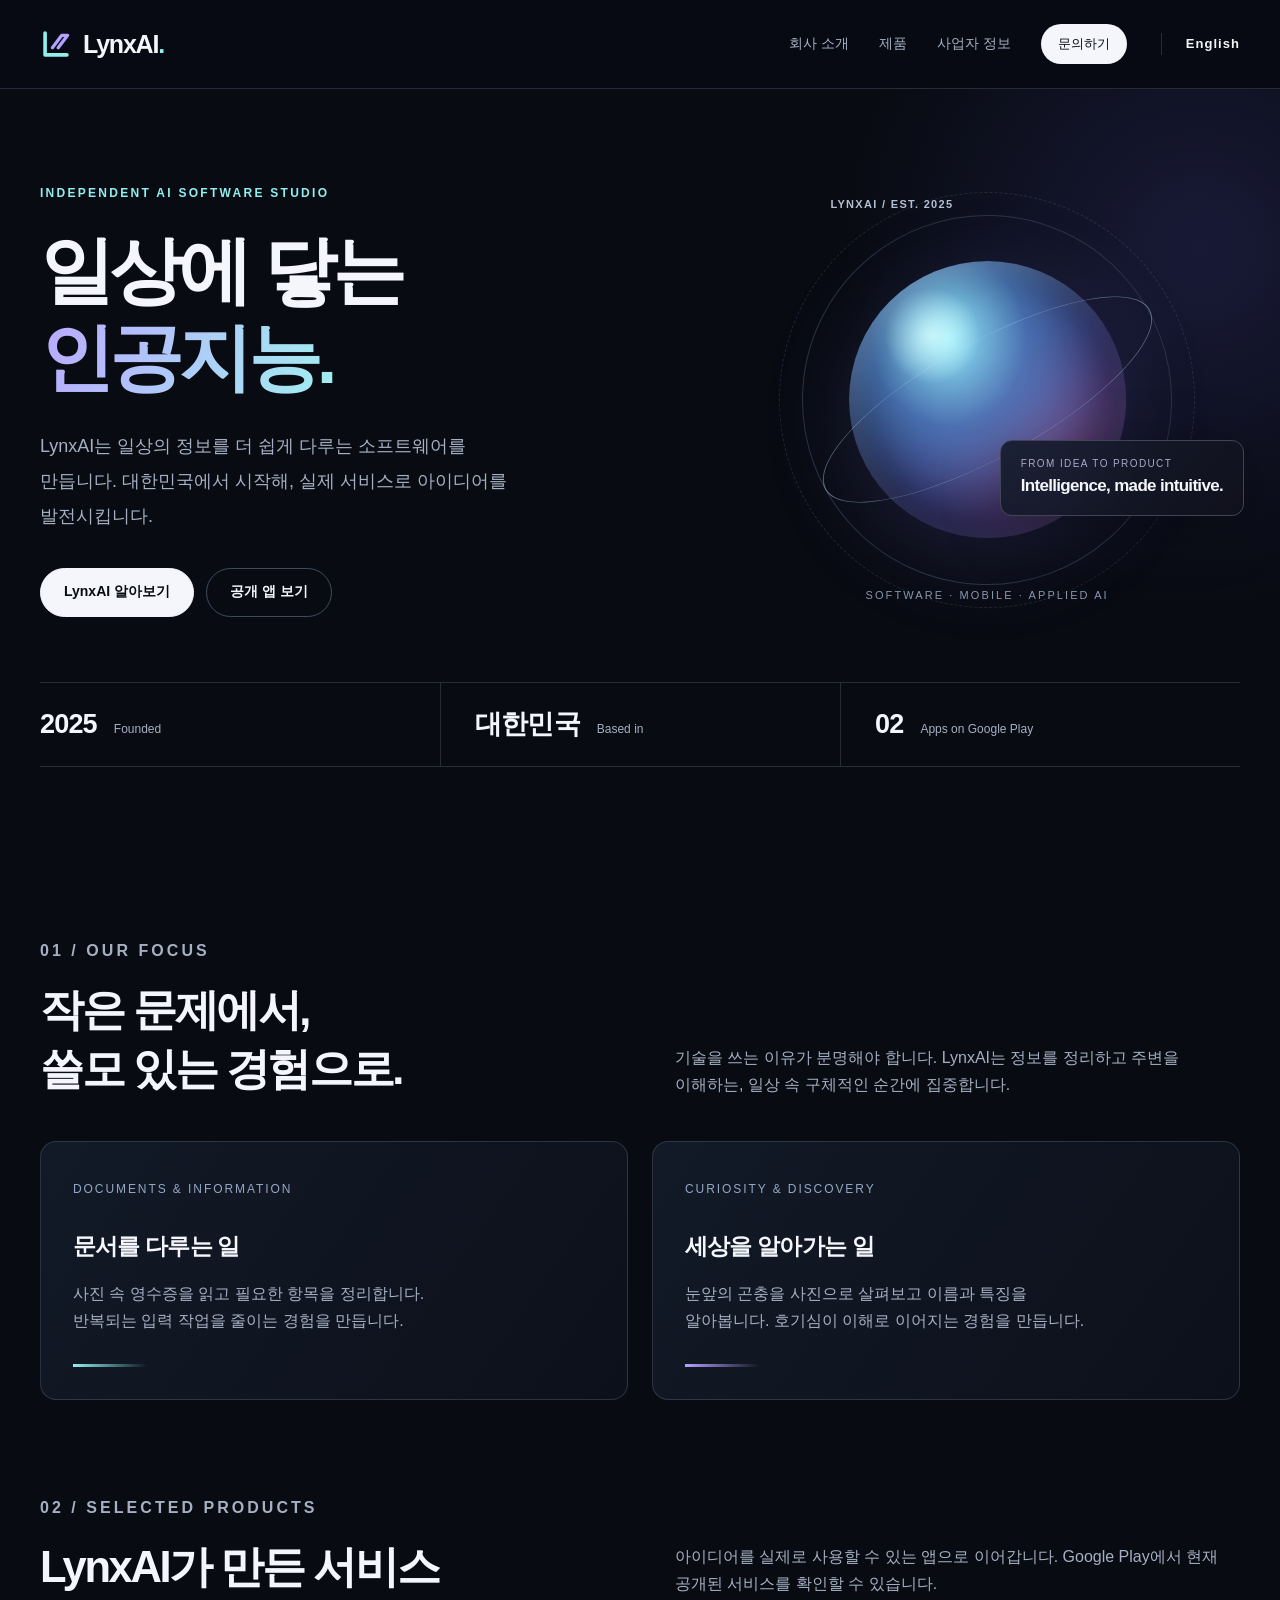
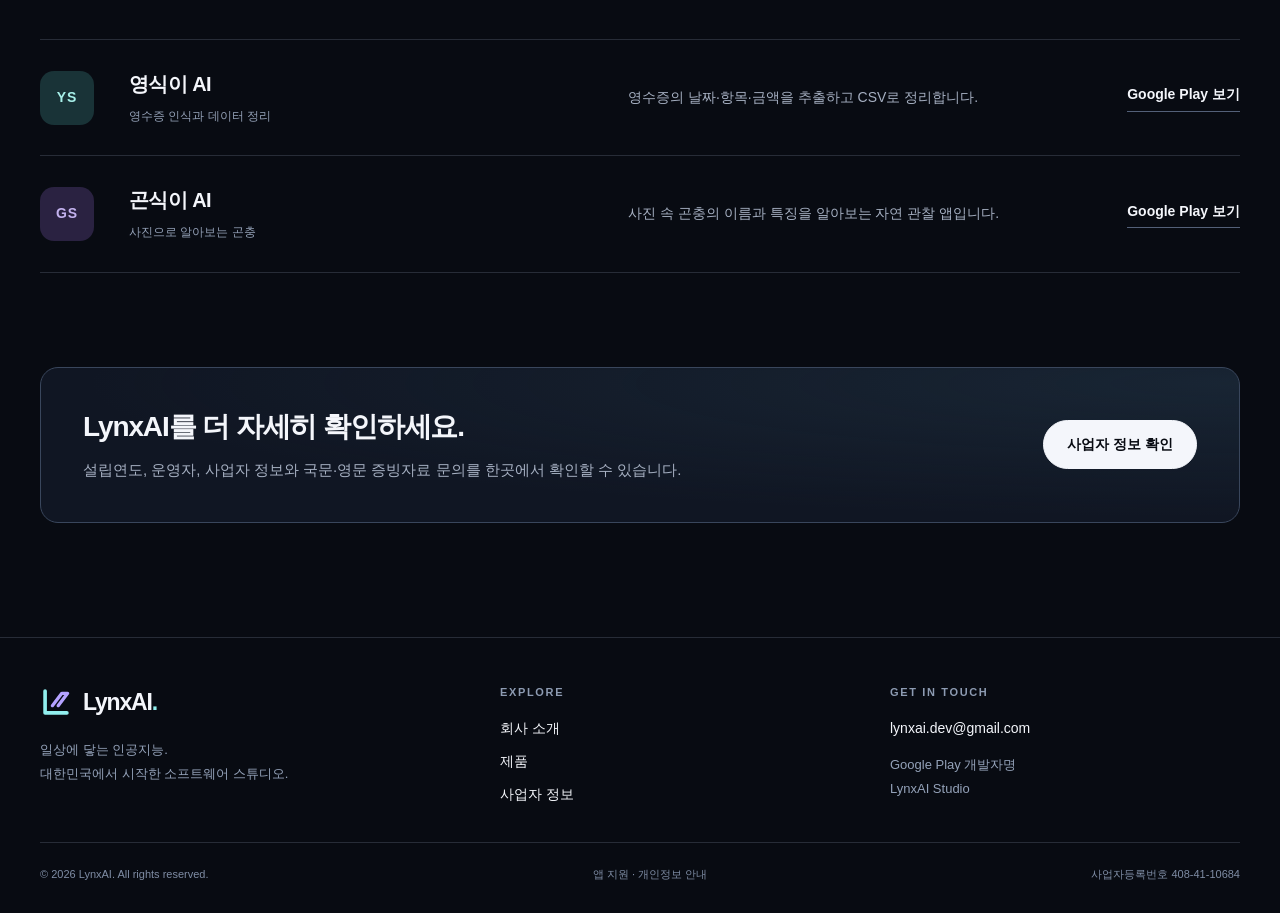
<file: ko/index.html>
<!doctype html>
<html lang="ko"><head><meta charset="utf-8"><meta name="viewport" content="width=device-width,initial-scale=1"><meta name="theme-color" content="#080b12"><title>LynxAI — 일상에 닿는 인공지능</title><meta name="description" content="LynxAI는 일상의 정보를 더 쉽게 다루는 소프트웨어를 만듭니다. 대한민국에서 시작해, 실제 서비스로 아이디어를 발전시킵니다."><meta property="og:type" content="website"><meta property="og:title" content="LynxAI — 일상에 닿는 인공지능"><meta property="og:description" content="LynxAI는 일상의 정보를 더 쉽게 다루는 소프트웨어를 만듭니다. 대한민국에서 시작해, 실제 서비스로 아이디어를 발전시킵니다."><meta property="og:locale" content="ko_KR"><link rel="icon" type="image/svg+xml" href="data:image/svg+xml,%3Csvg%20xmlns%3D%22http%3A%2F%2Fwww.w3.org%2F2000%2Fsvg%22%20viewBox%3D%220%200%2044%2044%22%3E%3Crect%20width%3D%2244%22%20height%3D%2244%22%20rx%3D%2211%22%20fill%3D%22%23080b12%22%2F%3E%3Cpath%20d%3D%22M10%209v25h24%22%20fill%3D%22none%22%20stroke%3D%22%2391efee%22%20stroke-width%3D%224%22%20stroke-linecap%3D%22round%22%2F%3E%3Cpath%20d%3D%22m19%2026%2011-15h6L25%2026%22%20fill%3D%22none%22%20stroke%3D%22%23b4a2ff%22%20stroke-width%3D%223%22%20stroke-linecap%3D%22round%22%2F%3E%3C%2Fsvg%3E"><link rel="alternate" hreflang="en" href="../index.html"><link rel="alternate" hreflang="ko" href="../ko/index.html"><link rel="alternate" hreflang="x-default" href="../index.html"><style>:root{color-scheme:dark;--bg:#080b12;--panel:#101521;--text:#f4f6fb;--muted:#a6b0c2;--line:rgba(201,214,244,.16);--cyan:#91efee;--violet:#b4a2ff;--max:1200px}*{box-sizing:border-box}html{scroll-behavior:smooth}body{margin:0;background:var(--bg);color:var(--text);font-family:Inter,"Pretendard","Noto Sans KR",-apple-system,BlinkMacSystemFont,"Segoe UI",sans-serif;line-height:1.7;word-break:keep-all;overflow-wrap:break-word}a{color:inherit;text-decoration:none}button{font:inherit}a,button{-webkit-tap-highlight-color:transparent}a:focus-visible,button:focus-visible,summary:focus-visible{outline:3px solid var(--cyan);outline-offset:5px}::selection{color:#080b12;background:var(--cyan)}.wrap{width:min(var(--max),calc(100% - 80px));margin:auto}.skip{position:fixed;left:20px;top:-80px;padding:12px 20px;background:var(--cyan);color:#080b12;z-index:100}.skip:focus{top:12px}.header{position:relative;z-index:20;border-bottom:1px solid var(--line);background:rgba(8,11,18,.97)}.nav{height:88px;display:flex;align-items:center;gap:34px}.brand{display:inline-flex;align-items:center;gap:11px;font-size:25px;font-weight:800;letter-spacing:-1.2px;white-space:nowrap}.brand svg{width:32px;height:32px}.brand .brand-dot{color:var(--cyan)}.navlinks{margin-left:auto;display:flex;align-items:center;gap:30px}.navlinks a{font-size:14px;color:var(--muted);white-space:nowrap;transition:color .2s}.navlinks a:hover,.navlinks a[aria-current=page]{color:white}.navlinks a[aria-current=page]{box-shadow:0 2px 0 var(--cyan);padding-bottom:6px}.language{font-size:13px;border-left:1px solid var(--line);padding-left:24px;letter-spacing:.08em;font-weight:700}.nav-contact{font-size:13px!important;color:var(--bg)!important;background:var(--text);border-radius:50px;padding:9px 17px;box-shadow:none!important}.menu{display:none;width:44px;height:44px;border:1px solid var(--line);background:none;color:white;border-radius:10px;cursor:pointer}.menu span{display:block;height:1px;width:18px;background:currentColor;margin:5px auto}.kicker{font-size:12px;letter-spacing:.19em;font-weight:700;text-transform:uppercase;color:var(--cyan);margin:0 0 25px}.hero{position:relative;padding:94px 0 76px;isolation:isolate;overflow:hidden}.hero:before{content:"";position:absolute;width:720px;height:720px;right:-280px;top:-200px;background:radial-gradient(circle,rgba(101,90,220,.18),transparent 70%);z-index:-1;pointer-events:none}.hero-grid{display:grid;grid-template-columns:1.14fr .86fr;align-items:center;gap:24px}.hero h1{font-size:clamp(54px,5.8vw,82px);letter-spacing:-.065em;line-height:1.16;margin:0 0 28px;font-weight:750}.hero h1 span{background:linear-gradient(110deg,#bba8ff,#a1eff0);color:transparent;background-clip:text;-webkit-background-clip:text}.hero .lead{font-size:18px;line-height:1.95;max-width:490px;margin:0;color:var(--muted)}.buttons{display:flex;gap:12px;flex-wrap:wrap;margin-top:34px}.button{display:inline-flex;align-items:center;justify-content:center;min-height:49px;padding:11px 23px;font-size:14px;font-weight:650;border-radius:100px;background:var(--text);color:var(--bg);border:1px solid var(--text);transition:background .2s,transform .2s}.button:hover{background:#d7eaf5;transform:translateY(-2px)}.button.secondary{background:transparent;color:var(--text);border-color:#404b60}.button.secondary:hover{background:#192231}.button.small{min-height:43px;font-size:13px;padding:9px 18px}.text-link{display:inline-block;font-size:14px;font-weight:650;border-bottom:1px solid #536078;padding-bottom:4px}.text-link:hover{border-color:var(--cyan);color:var(--cyan)}.hero-art{position:relative;height:410px;display:flex;align-items:center;justify-content:center}.orbit-outer{position:absolute;width:370px;height:370px;border:1px solid #2a3243;border-radius:50%;transform:rotate(-20deg)}.orbit-outer:before{content:"";position:absolute;inset:-24px;border:1px dashed rgba(176,193,224,.15);border-radius:50%}.orb{position:relative;width:277px;height:277px;border-radius:50%;background:radial-gradient(circle at 30% 27%,rgba(217,255,255,.8),transparent 17%),radial-gradient(ellipse at 36% 28%,#91ebfa,rgba(78,134,199,.7) 31%,transparent 65%),radial-gradient(ellipse at 77% 72%,#8d5da4,#3b3778 47%,#0e1834 78%);box-shadow:inset -23px -34px 60px #080b1590,inset 7px 7px 23px #d5e7ff3b,0 20px 90px #7164d032;animation:orbLight 14s ease-in-out infinite alternate}.orb:after{content:"";position:absolute;inset:-21px -47px;border:1px solid rgba(196,236,255,.42);border-radius:50%;transform:rotate(-29deg) scaleY(.36)}.orbit-caption{position:absolute;bottom:0;left:50%;transform:translateX(-50%);font-size:11px;letter-spacing:.19em;color:#8996ad;white-space:nowrap}.orbit-north{position:absolute;top:0;left:19%;font-size:11px;font-weight:650;letter-spacing:.12em;color:#b3bfd2}.orbit-tag{position:absolute;right:-4px;bottom:89px;padding:14px 20px;border:1px solid #424355;border-radius:12px;background:linear-gradient(135deg,#161d2ff2,#12121ddd);box-shadow:0 12px 60px #0005;backdrop-filter:blur(14px)}.orbit-tag span{display:block;font-size:10px;color:#aaa9c9;letter-spacing:.14em}.orbit-tag strong{font-size:17px;font-weight:600;letter-spacing:-.04em}.facts-strip{display:grid;grid-template-columns:repeat(3,1fr);border-top:1px solid var(--line);border-bottom:1px solid var(--line);margin-top:65px}.fact{padding:24px 28px 24px 0;display:flex;align-items:baseline;gap:17px}.fact+.fact{border-left:1px solid var(--line);padding-left:34px}.fact strong{font-size:27px;line-height:1.3;font-weight:600;letter-spacing:-.03em}.fact span{font-size:12px;color:var(--muted)}.section{padding:94px 0}.section+.section{padding-top:0}.section-title{display:grid;grid-template-columns:1fr 1fr;gap:70px;align-items:end;margin-bottom:42px}.section-title h2,.section h2{font-size:clamp(30px,3.4vw,46px);letter-spacing:-.055em;line-height:1.35;font-weight:650;margin:0}.section-title .kicker{margin-bottom:17px}.section-title p{font-size:16px;color:var(--muted);margin:0}.twocol{display:grid;grid-template-columns:1fr 1fr;gap:24px}.focus-card{padding:32px;border:1px solid var(--line);border-radius:16px;background:linear-gradient(125deg,#121a27,#0c101a);position:relative;overflow:hidden}.focus-card .number{color:#94a7c5;font-size:12px;letter-spacing:.16em}.focus-card h3{font-size:23px;font-weight:600;letter-spacing:-.035em;margin:26px 0 14px}.focus-card p{font-size:16px;color:var(--muted);max-width:400px;margin:0}.focus-card .accent-line{width:74px;height:3px;margin-top:30px;background:linear-gradient(90deg,var(--cyan),transparent)}.focus-card:last-child .accent-line{background:linear-gradient(90deg,var(--violet),transparent)}.product-list{border-top:1px solid var(--line)}.product-row{display:grid;grid-template-columns:65px 1fr 1fr auto;gap:24px;align-items:center;padding:27px 0;border-bottom:1px solid var(--line)}.product-monogram{display:grid;place-items:center;width:54px;height:54px;border-radius:14px;background:#193337;color:#a7f0e9;font-size:14px;font-weight:750;letter-spacing:.06em}.product-monogram.purple{background:#2a2241;color:#c3b2ee}.product-name h3{margin:0;font-size:20px;font-weight:600;letter-spacing:-.03em}.product-name span{font-size:12px;color:#93a0b6}.product-desc{color:var(--muted);font-size:14px;line-height:1.8}.callout{border:1px solid #39465c;border-radius:18px;padding:39px 42px;display:flex;align-items:center;justify-content:space-between;gap:34px;background:radial-gradient(ellipse at 100% 10%,#29435555,transparent 68%),#101623}.callout h2{font-size:28px;letter-spacing:-.04em;line-height:1.45;margin:0 0 10px}.callout p{font-size:15px;color:var(--muted);margin:0;max-width:650px}.callout .button{flex-shrink:0}.page-intro{padding:83px 0 57px;position:relative}.page-intro h1{font-size:clamp(43px,5vw,68px);line-height:1.22;letter-spacing:-.055em;font-weight:650;margin:0 0 23px}.page-intro .lead{max-width:710px;font-size:18px;color:var(--muted);line-height:1.9;margin:0}.page-intro:after{content:"";display:block;width:68px;height:3px;background:linear-gradient(90deg,var(--cyan),var(--violet));margin-top:35px}.content-section{padding:0 0 78px}.content-grid{display:grid;grid-template-columns:.8fr 1.2fr;gap:80px}.content-grid h2{font-size:30px;letter-spacing:-.04em;line-height:1.4;margin:0 0 18px;font-weight:600}.body-text{font-size:16px;color:var(--muted);margin:0 0 18px;line-height:1.95}.info-table{margin:0;border-top:1px solid var(--line)}.info-table>div{display:grid;grid-template-columns:180px 1fr;gap:20px;border-bottom:1px solid var(--line);padding:17px 0}.info-table dt{color:var(--muted);font-size:14px}.info-table dd{margin:0;font-size:15px;overflow-wrap:anywhere;word-break:normal}.fine{font-size:13px;color:#91a0b7;line-height:1.9;margin-top:17px}.founder{padding:30px;border:1px solid var(--line);border-radius:16px;background:#101522;display:flex;align-items:center;gap:22px;margin-top:32px}.initials{display:grid;place-items:center;width:68px;height:68px;border-radius:50%;background:linear-gradient(135deg,#293749,#23203c);color:#d0c7ef;flex-shrink:0;font-size:20px;font-weight:600}.founder h3{font-size:20px;font-weight:600;margin:0}.founder p{color:var(--muted);font-size:14px;margin:4px 0 0}.principles{display:grid;grid-template-columns:repeat(3,1fr);gap:30px;margin-top:36px}.principle{border-top:1px solid #40526c;padding-top:21px}.principle .index{color:var(--cyan);font-size:12px}.principle h3{font-size:20px;letter-spacing:-.04em;margin:17px 0 12px;font-weight:600}.principle p{font-size:15px;color:var(--muted);margin:0}.app-detail{padding:39px 40px;border:1px solid var(--line);border-radius:18px;background:linear-gradient(125deg,#121d29,#0f1320);margin-bottom:25px}.app-detail.violet{background:linear-gradient(125deg,#1a172a,#0f1320)}.app-top{display:flex;gap:21px;align-items:center;margin-bottom:27px}.app-top .product-monogram{width:66px;height:66px}.app-top h2{font-size:30px;font-weight:600;letter-spacing:-.045em;margin:0}.app-top p{font-size:13px;color:var(--muted);margin:0}.app-body{display:grid;grid-template-columns:1.1fr .9fr;gap:64px}.app-body .body-text{margin-bottom:25px}.features{margin:0;padding:0;list-style:none;border-top:1px solid var(--line)}.features li{padding:13px 0;border-bottom:1px solid var(--line);font-size:15px;color:#c4cddc}.app-links{display:flex;gap:20px;align-items:center;flex-wrap:wrap;margin-top:27px}.support-panel{padding:28px 0;border-top:1px solid var(--line);display:grid;grid-template-columns:1fr 1fr;gap:35px}.support-panel h2{font-size:22px;margin:0 0 10px;font-weight:600}.support-panel p{font-size:15px;color:var(--muted);margin:0 0 14px}.doc-grid{display:grid;grid-template-columns:1fr 1fr;gap:24px;margin-bottom:25px}.doc-card{border:1px solid var(--line);border-radius:18px;padding:31px;background:#101622;display:flex;flex-direction:column;align-items:flex-start}.doc-icon{width:45px;height:54px;border:1px solid #536077;border-radius:6px;position:relative;color:var(--cyan);display:grid;place-items:center;font-size:12px;font-weight:650;margin-bottom:27px}.doc-card h2{font-size:23px;font-weight:600;letter-spacing:-.035em;margin:0 0 14px}.doc-card p{font-size:15px;color:var(--muted);margin:0 0 24px;flex:1}.doc-card .doc-status{font-size:12px;margin-top:15px;color:#91a0b7}.notice{padding:22px 25px;border:1px solid #354454;border-radius:12px;background:#101b25;color:#b2c5d3;font-size:14px;line-height:1.9;margin:22px 0 0}.document-information{padding:40px;border:1px solid var(--line);border-radius:18px;background:#0d121d}.document-information h2{font-size:25px;font-weight:600;letter-spacing:-.04em;margin:0 0 24px}.email-heading{font-size:clamp(25px,3vw,39px);font-weight:600;letter-spacing:-.04em;line-height:1.5;overflow-wrap:anywhere}.footer{padding:45px 0 30px;border-top:1px solid var(--line);margin-top:20px}.footer-main{display:grid;grid-template-columns:1.2fr 1fr 1fr;gap:40px;padding-bottom:35px}.footer .brand{font-size:23px}.footer p{font-size:13px;color:#94a2b9;margin:12px 0 0;line-height:1.8}.footer-label{font-size:11px;font-weight:650;letter-spacing:.15em;color:#8d9bb2;margin-bottom:16px}.footer-links{display:flex;flex-direction:column;gap:9px;font-size:14px}.footer-links a:hover{color:var(--cyan)}.footer-bottom{border-top:1px solid var(--line);padding-top:22px;display:flex;justify-content:space-between;gap:24px;font-size:11px;color:#7f8da5}.footer-bottom a:hover{color:white}.en .hero h1{font-size:clamp(52px,5.6vw,78px);letter-spacing:-.055em}.en .hero .lead{max-width:470px}.en .fact strong{font-size:25px}.en .product-name h3{font-size:19px}@keyframes orbLight{to{filter:hue-rotate(12deg);transform:translateY(-7px)}}@media(min-width:1500px){.hero{padding-top:108px}.hero-art{height:440px}}@media(max-width:1024px){.wrap{width:calc(100% - 56px)}.nav{gap:21px}.navlinks{gap:21px}.language{padding-left:17px}.hero{padding-top:72px}.hero h1,.en .hero h1{font-size:59px}.hero-art{height:355px}.orb{width:225px;height:225px}.orbit-outer{width:296px;height:296px}.orbit-tag{right:0;bottom:50px}.orbit-caption{font-size:9px}.facts-strip{margin-top:45px}.fact{flex-direction:column;gap:5px}.section-title{gap:35px}.product-row{grid-template-columns:56px 1fr 1.1fr auto;gap:17px}.content-grid{gap:38px;grid-template-columns:.8fr 1.2fr}.info-table>div{grid-template-columns:140px 1fr}.app-body{gap:35px}}@media(max-width:760px){.wrap{width:calc(100% - 40px)}.nav{height:74px;gap:16px}.brand{font-size:24px}.navlinks{display:none;position:absolute;top:74px;left:0;right:0;padding:18px 24px 25px;background:#101624;border-bottom:1px solid #3c485d;flex-direction:column;gap:6px;align-items:stretch}.navlinks.is-open{display:flex}.navlinks a{padding:11px 5px;min-height:44px}.navlinks a[aria-current=page]{box-shadow:none;color:var(--cyan);padding-bottom:11px}.navlinks .nav-contact{margin-top:7px;padding:11px 18px;text-align:center}.language{margin-left:auto;padding-left:0;border:0;font-size:12px}.menu{display:block}.hero{padding:55px 0 43px}.hero-grid{display:flex;flex-direction:column;align-items:stretch}.hero h1,.en .hero h1{font-size:clamp(46px,10.2vw,66px);letter-spacing:-.06em}.hero .lead{font-size:16px;max-width:none;line-height:1.95}.hero .kicker{font-size:10px;letter-spacing:.17em;margin-bottom:22px}.buttons{margin-top:27px;gap:10px}.button{font-size:13px;min-height:47px;padding:10px 20px}.hero-art{height:320px;margin-top:21px;max-width:420px;width:100%;align-self:center}.orb{width:213px;height:213px}.orbit-outer{width:273px;height:273px}.orbit-tag{right:8px;bottom:47px;padding:11px 15px}.orbit-tag strong{font-size:15px}.orbit-north{left:12%;font-size:9px}.orbit-caption{font-size:9px;bottom:-5px}.facts-strip{margin-top:40px}.fact{padding:19px 8px 19px 0;gap:7px}.fact+.fact{padding-left:16px}.fact strong,.en .fact strong{font-size:20px}.fact span{font-size:11px}.section{padding:58px 0}.section-title{grid-template-columns:1fr;gap:22px;margin-bottom:29px}.section-title h2,.section h2{font-size:32px}.section-title p{font-size:15px}.section-title .kicker{font-size:11px}.twocol{grid-template-columns:1fr;gap:14px}.focus-card{padding:27px}.focus-card h3{margin-top:20px;font-size:21px}.focus-card p{font-size:15px}.focus-card .accent-line{margin-top:24px}.product-row{grid-template-columns:47px 1fr;gap:12px 17px;padding:25px 0}.product-monogram{width:47px;height:47px;border-radius:12px}.product-name h3{font-size:19px}.product-desc{grid-column:2;margin:0;font-size:14px}.product-row>.text-link{grid-column:2;justify-self:start}.callout{flex-direction:column;align-items:flex-start;padding:27px;gap:23px}.callout h2{font-size:25px}.callout p{font-size:14px}.page-intro{padding:56px 0 42px}.page-intro h1{font-size:42px}.page-intro .lead{font-size:16px}.page-intro .kicker{font-size:11px;margin-bottom:20px}.content-section{padding-bottom:55px}.content-grid{grid-template-columns:1fr;gap:29px}.content-grid h2{font-size:27px}.body-text{font-size:15px}.info-table>div{grid-template-columns:108px 1fr;gap:18px;padding:15px 0}.info-table dt{font-size:13px}.info-table dd{font-size:14px}.founder{padding:24px;margin-top:25px}.initials{width:58px;height:58px}.principles{grid-template-columns:1fr;gap:26px}.principle h3{margin-top:12px}.app-detail{padding:27px 25px}.app-top{gap:15px}.app-top h2{font-size:26px}.app-top .product-monogram{width:54px;height:54px}.app-body{grid-template-columns:1fr;gap:16px}.app-body .body-text{margin-bottom:14px}.app-links{gap:19px}.support-panel{grid-template-columns:1fr;gap:26px}.doc-grid{grid-template-columns:1fr;gap:17px}.doc-card{padding:27px}.doc-card h2{font-size:23px}.document-information{padding:25px 22px}.document-information h2{font-size:23px}.notice{padding:18px 21px;font-size:13px}.footer{padding-top:34px}.footer-main{grid-template-columns:1fr 1fr;gap:30px}.footer-main>div:first-child{grid-column:1/-1}.footer-label{font-size:10px}.footer-links{font-size:13px}.footer-bottom{flex-direction:column;gap:10px;font-size:11px}.email-heading{font-size:27px}}@media(max-width:370px){.wrap{width:calc(100% - 32px)}.hero h1,.en .hero h1{font-size:43px}.button{padding-inline:16px}.fact strong,.en .fact strong{font-size:18px}.fact span{font-size:10px}.orbit-tag{right:0}.page-intro h1{font-size:37px}.info-table>div{grid-template-columns:95px 1fr;gap:12px}}@media(prefers-reduced-motion:reduce){html{scroll-behavior:auto}*,*:before,*:after{animation:none!important;transition:none!important}}@media print{body{background:white;color:#111}.header,.footer,.buttons,.hero-art,.button,.skip{display:none}.wrap{width:100%}.page-intro{padding-top:0}.kicker,.body-text,.lead,.info-table dt,.info-table dd{color:#333!important}.document-information,.doc-card{border:1px solid #ccc;background:white}.notice{background:white;color:#333}.info-table>div{border-color:#ccc}}

@media(max-width:760px){.body-text,.focus-card p,.section-title p,.principle p,.doc-card p{font-size:16px}}

.sr-only{position:absolute;width:1px;height:1px;padding:0;margin:-1px;overflow:hidden;clip:rect(0,0,0,0);white-space:nowrap;border:0}</style><script type="application/ld+json">{"@context": "https://schema.org", "@type": "Organization", "name": "LynxAI", "alternateName": "LynxAI Studio", "foundingDate": "2025", "founder": {"@type": "Person", "name": "Munyoung Jung", "alternateName": "정문영"}, "email": "lynxai.dev@gmail.com", "address": {"@type": "PostalAddress", "addressCountry": "KR"}, "identifier": {"@type": "PropertyValue", "propertyID": "South Korea business registration number", "value": "408-41-10684"}}</script></head>
<body class="ko"><a class="skip" href="#main">본문으로 이동</a><header class="header"><nav class="wrap nav" aria-label="주 메뉴"><a class="brand" href="index.html" aria-label="LynxAI home"><svg viewBox="0 0 44 44" fill="none" aria-hidden="true"><path d="M7 7V37H37" stroke="#91EFEE" stroke-width="5" stroke-linecap="round" stroke-linejoin="round"/><path d="M17 27L30 10H38L25 27" stroke="#B4A2FF" stroke-width="4.5" stroke-linecap="round" stroke-linejoin="round"/></svg><span>LynxAI<span class="brand-dot">.</span></span></a><div class="navlinks" id="navigation"><a href="company.html">회사 소개</a><a href="products.html">제품</a><a href="documents.html">사업자 정보</a><a class="nav-contact" href="mailto:lynxai.dev@gmail.com">문의하기</a></div><a class="language" href="../index.html" lang="en" aria-label="English version">English</a><button class="menu" type="button" aria-label="메뉴 열기" aria-expanded="false" aria-controls="navigation"><span></span><span></span></button></nav></header>
<main id="main"><section class="hero"><div class="wrap"><div class="hero-grid"><div>
 <p class="kicker">Independent AI software studio</p><h1>일상에 닿는<br><span>인공지능.</span></h1><p class="lead">LynxAI는 일상의 정보를 더 쉽게 다루는 소프트웨어를 만듭니다. 대한민국에서 시작해, 실제 서비스로 아이디어를 발전시킵니다.</p><div class="buttons"><a class="button" href="company.html">LynxAI 알아보기</a><a class="button secondary" href="products.html">공개 앱 보기</a></div></div>
 <div class="hero-art" aria-hidden="true"><div class="orbit-north">LYNXAI / EST. 2025</div><div class="orbit-outer"></div><div class="orb"></div><div class="orbit-tag"><span>FROM IDEA TO PRODUCT</span><strong>Intelligence, made intuitive.</strong></div><div class="orbit-caption">SOFTWARE · MOBILE · APPLIED AI</div></div></div>
 <div class="facts-strip"><div class="fact"><strong>2025</strong><span>Founded</span></div><div class="fact"><strong>대한민국</strong><span>Based in</span></div><div class="fact"><strong>02</strong><span>Apps on Google Play</span></div></div></div></section>
 <section class="section"><div class="wrap"><div class="section-title"><div><p class="kicker">01 / Our focus</p><h2>작은 문제에서,<br>쓸모 있는 경험으로.</h2></div><p>기술을 쓰는 이유가 분명해야 합니다. LynxAI는 정보를 정리하고 주변을 이해하는, 일상 속 구체적인 순간에 집중합니다.</p></div><div class="twocol"><article class="focus-card"><span class="number">DOCUMENTS & INFORMATION</span><h3>문서를 다루는 일</h3><p>사진 속 영수증을 읽고 필요한 항목을 정리합니다. 반복되는 입력 작업을 줄이는 경험을 만듭니다.</p><div class="accent-line"></div></article><article class="focus-card"><span class="number">CURIOSITY & DISCOVERY</span><h3>세상을 알아가는 일</h3><p>눈앞의 곤충을 사진으로 살펴보고 이름과 특징을 알아봅니다. 호기심이 이해로 이어지는 경험을 만듭니다.</p><div class="accent-line"></div></article></div></div></section>
 <section class="section"><div class="wrap"><div class="section-title"><div><p class="kicker">02 / Selected products</p><h2>LynxAI가 만든 서비스</h2></div><p>아이디어를 실제로 사용할 수 있는 앱으로 이어갑니다. Google Play에서 현재 공개된 서비스를 확인할 수 있습니다.</p></div><div class="product-list"><article class="product-row"><div class="product-monogram " aria-hidden="true">YS</div><div class="product-name"><h3>영식이 AI</h3><span>영수증 인식과 데이터 정리</span></div><p class="product-desc">영수증의 날짜·항목·금액을 추출하고 CSV로 정리합니다.</p><a class="text-link" href="https://play.google.com/store/apps/details?id=com.roro.snapreceipt" target="_blank" rel="noopener noreferrer">Google Play 보기<span class="sr-only"> (opens in a new tab)</span></a></article><article class="product-row"><div class="product-monogram purple" aria-hidden="true">GS</div><div class="product-name"><h3>곤식이 AI</h3><span>사진으로 알아보는 곤충</span></div><p class="product-desc">사진 속 곤충의 이름과 특징을 알아보는 자연 관찰 앱입니다.</p><a class="text-link" href="https://play.google.com/store/apps/details?id=com.roro.bugid.insect_identifier" target="_blank" rel="noopener noreferrer">Google Play 보기<span class="sr-only"> (opens in a new tab)</span></a></article></div></div></section><section class="section"><div class="wrap"><div class="callout"><div><h2>LynxAI를 더 자세히 확인하세요.</h2><p>설립연도, 운영자, 사업자 정보와 국문·영문 증빙자료 문의를 한곳에서 확인할 수 있습니다.</p></div><a class="button" href="documents.html">사업자 정보 확인</a></div></div></section></main>
<footer class="footer"><div class="wrap"><div class="footer-main"><div><a class="brand" href="index.html"><svg viewBox="0 0 44 44" fill="none" aria-hidden="true"><path d="M7 7V37H37" stroke="#91EFEE" stroke-width="5" stroke-linecap="round" stroke-linejoin="round"/><path d="M17 27L30 10H38L25 27" stroke="#B4A2FF" stroke-width="4.5" stroke-linecap="round" stroke-linejoin="round"/></svg><span>LynxAI<span class="brand-dot">.</span></span></a><p>일상에 닿는 인공지능.<br>대한민국에서 시작한 소프트웨어 스튜디오.</p></div><div><div class="footer-label">EXPLORE</div><div class="footer-links"><a href="company.html">회사 소개</a><a href="products.html">제품</a><a href="documents.html">사업자 정보</a></div></div><div><div class="footer-label">GET IN TOUCH</div><div class="footer-links"><a href="mailto:lynxai.dev@gmail.com">lynxai.dev@gmail.com</a></div><p>Google Play 개발자명<br>LynxAI Studio</p></div></div><div class="footer-bottom"><span>© 2026 LynxAI. All rights reserved.</span><a href="products.html#support">앱 지원 · 개인정보 안내</a><span>사업자등록번호 408-41-10684</span></div></div></footer><script>const menu=document.querySelector('.menu');const links=document.querySelector('.navlinks');
if(menu&&links){menu.addEventListener('click',()=>{const open=menu.getAttribute('aria-expanded')!=='true';menu.setAttribute('aria-expanded',String(open));links.classList.toggle('is-open',open);});document.addEventListener('keydown',e=>{if(e.key==='Escape'){links.classList.remove('is-open');menu.setAttribute('aria-expanded','false');menu.focus();}});window.addEventListener('resize',()=>{if(window.innerWidth>760){links.classList.remove('is-open');menu.setAttribute('aria-expanded','false');}});}
</script></body></html>
</file>
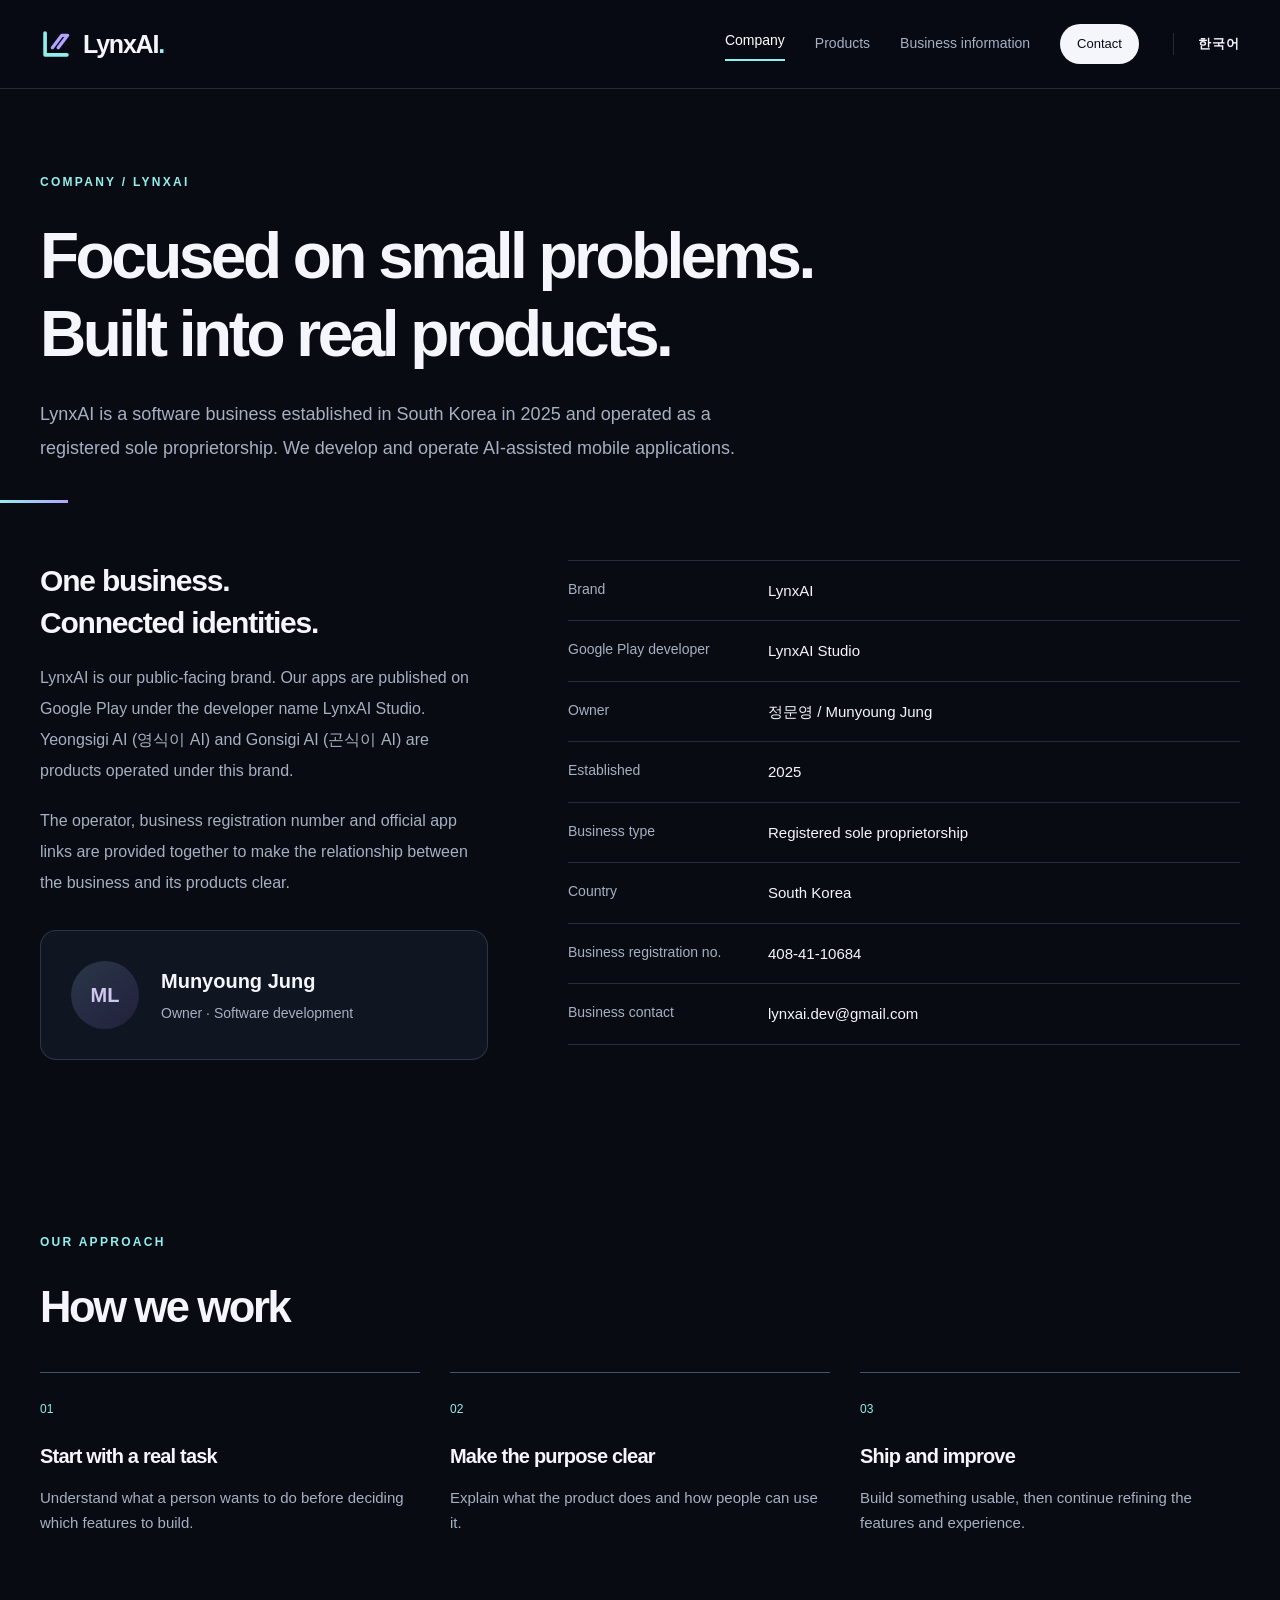
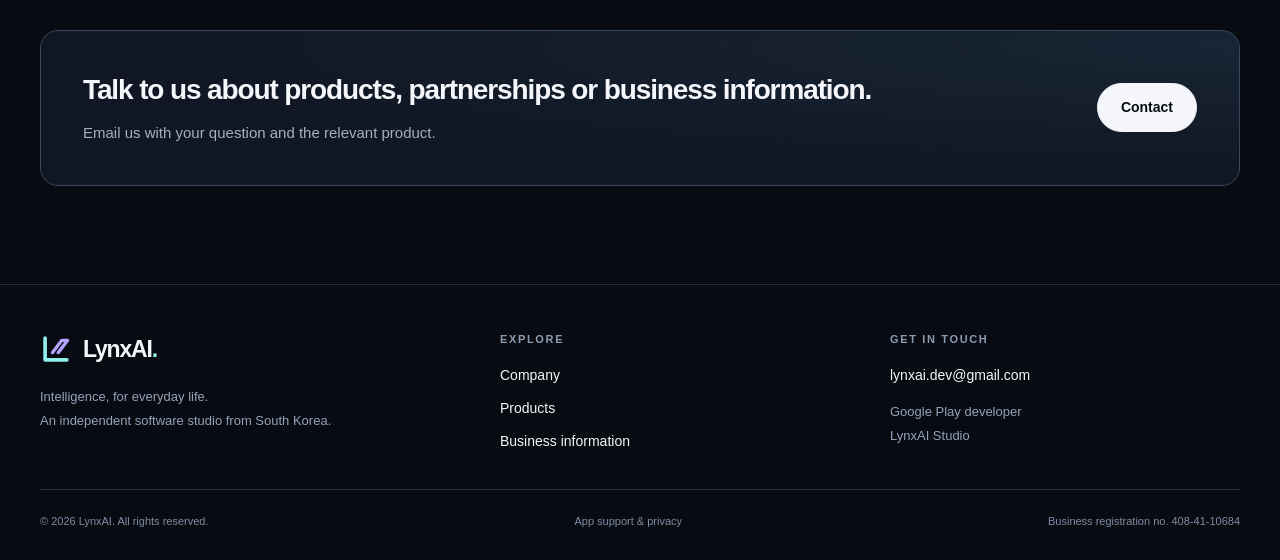
<file: company.html>
<!doctype html>
<html lang="en"><head><meta charset="utf-8"><meta name="viewport" content="width=device-width,initial-scale=1"><meta name="theme-color" content="#080b12"><title>Company | LynxAI</title><meta name="description" content="LynxAI is a software business established in South Korea in 2025 and operated as a registered sole proprietorship. We develop and operate AI-assisted mobile applications."><meta property="og:type" content="website"><meta property="og:title" content="Company | LynxAI"><meta property="og:description" content="LynxAI is a software business established in South Korea in 2025 and operated as a registered sole proprietorship. We develop and operate AI-assisted mobile applications."><meta property="og:locale" content="en_US"><link rel="icon" type="image/svg+xml" href="data:image/svg+xml,%3Csvg%20xmlns%3D%22http%3A%2F%2Fwww.w3.org%2F2000%2Fsvg%22%20viewBox%3D%220%200%2044%2044%22%3E%3Crect%20width%3D%2244%22%20height%3D%2244%22%20rx%3D%2211%22%20fill%3D%22%23080b12%22%2F%3E%3Cpath%20d%3D%22M10%209v25h24%22%20fill%3D%22none%22%20stroke%3D%22%2391efee%22%20stroke-width%3D%224%22%20stroke-linecap%3D%22round%22%2F%3E%3Cpath%20d%3D%22m19%2026%2011-15h6L25%2026%22%20fill%3D%22none%22%20stroke%3D%22%23b4a2ff%22%20stroke-width%3D%223%22%20stroke-linecap%3D%22round%22%2F%3E%3C%2Fsvg%3E"><link rel="alternate" hreflang="en" href="company.html"><link rel="alternate" hreflang="ko" href="ko/company.html"><link rel="alternate" hreflang="x-default" href="company.html"><style>:root{color-scheme:dark;--bg:#080b12;--panel:#101521;--text:#f4f6fb;--muted:#a6b0c2;--line:rgba(201,214,244,.16);--cyan:#91efee;--violet:#b4a2ff;--max:1200px}*{box-sizing:border-box}html{scroll-behavior:smooth}body{margin:0;background:var(--bg);color:var(--text);font-family:Inter,"Pretendard","Noto Sans KR",-apple-system,BlinkMacSystemFont,"Segoe UI",sans-serif;line-height:1.7;word-break:keep-all;overflow-wrap:break-word}a{color:inherit;text-decoration:none}button{font:inherit}a,button{-webkit-tap-highlight-color:transparent}a:focus-visible,button:focus-visible,summary:focus-visible{outline:3px solid var(--cyan);outline-offset:5px}::selection{color:#080b12;background:var(--cyan)}.wrap{width:min(var(--max),calc(100% - 80px));margin:auto}.skip{position:fixed;left:20px;top:-80px;padding:12px 20px;background:var(--cyan);color:#080b12;z-index:100}.skip:focus{top:12px}.header{position:relative;z-index:20;border-bottom:1px solid var(--line);background:rgba(8,11,18,.97)}.nav{height:88px;display:flex;align-items:center;gap:34px}.brand{display:inline-flex;align-items:center;gap:11px;font-size:25px;font-weight:800;letter-spacing:-1.2px;white-space:nowrap}.brand svg{width:32px;height:32px}.brand .brand-dot{color:var(--cyan)}.navlinks{margin-left:auto;display:flex;align-items:center;gap:30px}.navlinks a{font-size:14px;color:var(--muted);white-space:nowrap;transition:color .2s}.navlinks a:hover,.navlinks a[aria-current=page]{color:white}.navlinks a[aria-current=page]{box-shadow:0 2px 0 var(--cyan);padding-bottom:6px}.language{font-size:13px;border-left:1px solid var(--line);padding-left:24px;letter-spacing:.08em;font-weight:700}.nav-contact{font-size:13px!important;color:var(--bg)!important;background:var(--text);border-radius:50px;padding:9px 17px;box-shadow:none!important}.menu{display:none;width:44px;height:44px;border:1px solid var(--line);background:none;color:white;border-radius:10px;cursor:pointer}.menu span{display:block;height:1px;width:18px;background:currentColor;margin:5px auto}.kicker{font-size:12px;letter-spacing:.19em;font-weight:700;text-transform:uppercase;color:var(--cyan);margin:0 0 25px}.hero{position:relative;padding:94px 0 76px;isolation:isolate;overflow:hidden}.hero:before{content:"";position:absolute;width:720px;height:720px;right:-280px;top:-200px;background:radial-gradient(circle,rgba(101,90,220,.18),transparent 70%);z-index:-1;pointer-events:none}.hero-grid{display:grid;grid-template-columns:1.14fr .86fr;align-items:center;gap:24px}.hero h1{font-size:clamp(54px,5.8vw,82px);letter-spacing:-.065em;line-height:1.16;margin:0 0 28px;font-weight:750}.hero h1 span{background:linear-gradient(110deg,#bba8ff,#a1eff0);color:transparent;background-clip:text;-webkit-background-clip:text}.hero .lead{font-size:18px;line-height:1.95;max-width:490px;margin:0;color:var(--muted)}.buttons{display:flex;gap:12px;flex-wrap:wrap;margin-top:34px}.button{display:inline-flex;align-items:center;justify-content:center;min-height:49px;padding:11px 23px;font-size:14px;font-weight:650;border-radius:100px;background:var(--text);color:var(--bg);border:1px solid var(--text);transition:background .2s,transform .2s}.button:hover{background:#d7eaf5;transform:translateY(-2px)}.button.secondary{background:transparent;color:var(--text);border-color:#404b60}.button.secondary:hover{background:#192231}.button.small{min-height:43px;font-size:13px;padding:9px 18px}.text-link{display:inline-block;font-size:14px;font-weight:650;border-bottom:1px solid #536078;padding-bottom:4px}.text-link:hover{border-color:var(--cyan);color:var(--cyan)}.hero-art{position:relative;height:410px;display:flex;align-items:center;justify-content:center}.orbit-outer{position:absolute;width:370px;height:370px;border:1px solid #2a3243;border-radius:50%;transform:rotate(-20deg)}.orbit-outer:before{content:"";position:absolute;inset:-24px;border:1px dashed rgba(176,193,224,.15);border-radius:50%}.orb{position:relative;width:277px;height:277px;border-radius:50%;background:radial-gradient(circle at 30% 27%,rgba(217,255,255,.8),transparent 17%),radial-gradient(ellipse at 36% 28%,#91ebfa,rgba(78,134,199,.7) 31%,transparent 65%),radial-gradient(ellipse at 77% 72%,#8d5da4,#3b3778 47%,#0e1834 78%);box-shadow:inset -23px -34px 60px #080b1590,inset 7px 7px 23px #d5e7ff3b,0 20px 90px #7164d032;animation:orbLight 14s ease-in-out infinite alternate}.orb:after{content:"";position:absolute;inset:-21px -47px;border:1px solid rgba(196,236,255,.42);border-radius:50%;transform:rotate(-29deg) scaleY(.36)}.orbit-caption{position:absolute;bottom:0;left:50%;transform:translateX(-50%);font-size:11px;letter-spacing:.19em;color:#8996ad;white-space:nowrap}.orbit-north{position:absolute;top:0;left:19%;font-size:11px;font-weight:650;letter-spacing:.12em;color:#b3bfd2}.orbit-tag{position:absolute;right:-4px;bottom:89px;padding:14px 20px;border:1px solid #424355;border-radius:12px;background:linear-gradient(135deg,#161d2ff2,#12121ddd);box-shadow:0 12px 60px #0005;backdrop-filter:blur(14px)}.orbit-tag span{display:block;font-size:10px;color:#aaa9c9;letter-spacing:.14em}.orbit-tag strong{font-size:17px;font-weight:600;letter-spacing:-.04em}.facts-strip{display:grid;grid-template-columns:repeat(3,1fr);border-top:1px solid var(--line);border-bottom:1px solid var(--line);margin-top:65px}.fact{padding:24px 28px 24px 0;display:flex;align-items:baseline;gap:17px}.fact+.fact{border-left:1px solid var(--line);padding-left:34px}.fact strong{font-size:27px;line-height:1.3;font-weight:600;letter-spacing:-.03em}.fact span{font-size:12px;color:var(--muted)}.section{padding:94px 0}.section+.section{padding-top:0}.section-title{display:grid;grid-template-columns:1fr 1fr;gap:70px;align-items:end;margin-bottom:42px}.section-title h2,.section h2{font-size:clamp(30px,3.4vw,46px);letter-spacing:-.055em;line-height:1.35;font-weight:650;margin:0}.section-title .kicker{margin-bottom:17px}.section-title p{font-size:16px;color:var(--muted);margin:0}.twocol{display:grid;grid-template-columns:1fr 1fr;gap:24px}.focus-card{padding:32px;border:1px solid var(--line);border-radius:16px;background:linear-gradient(125deg,#121a27,#0c101a);position:relative;overflow:hidden}.focus-card .number{color:#94a7c5;font-size:12px;letter-spacing:.16em}.focus-card h3{font-size:23px;font-weight:600;letter-spacing:-.035em;margin:26px 0 14px}.focus-card p{font-size:16px;color:var(--muted);max-width:400px;margin:0}.focus-card .accent-line{width:74px;height:3px;margin-top:30px;background:linear-gradient(90deg,var(--cyan),transparent)}.focus-card:last-child .accent-line{background:linear-gradient(90deg,var(--violet),transparent)}.product-list{border-top:1px solid var(--line)}.product-row{display:grid;grid-template-columns:65px 1fr 1fr auto;gap:24px;align-items:center;padding:27px 0;border-bottom:1px solid var(--line)}.product-monogram{display:grid;place-items:center;width:54px;height:54px;border-radius:14px;background:#193337;color:#a7f0e9;font-size:14px;font-weight:750;letter-spacing:.06em}.product-monogram.purple{background:#2a2241;color:#c3b2ee}.product-name h3{margin:0;font-size:20px;font-weight:600;letter-spacing:-.03em}.product-name span{font-size:12px;color:#93a0b6}.product-desc{color:var(--muted);font-size:14px;line-height:1.8}.callout{border:1px solid #39465c;border-radius:18px;padding:39px 42px;display:flex;align-items:center;justify-content:space-between;gap:34px;background:radial-gradient(ellipse at 100% 10%,#29435555,transparent 68%),#101623}.callout h2{font-size:28px;letter-spacing:-.04em;line-height:1.45;margin:0 0 10px}.callout p{font-size:15px;color:var(--muted);margin:0;max-width:650px}.callout .button{flex-shrink:0}.page-intro{padding:83px 0 57px;position:relative}.page-intro h1{font-size:clamp(43px,5vw,68px);line-height:1.22;letter-spacing:-.055em;font-weight:650;margin:0 0 23px}.page-intro .lead{max-width:710px;font-size:18px;color:var(--muted);line-height:1.9;margin:0}.page-intro:after{content:"";display:block;width:68px;height:3px;background:linear-gradient(90deg,var(--cyan),var(--violet));margin-top:35px}.content-section{padding:0 0 78px}.content-grid{display:grid;grid-template-columns:.8fr 1.2fr;gap:80px}.content-grid h2{font-size:30px;letter-spacing:-.04em;line-height:1.4;margin:0 0 18px;font-weight:600}.body-text{font-size:16px;color:var(--muted);margin:0 0 18px;line-height:1.95}.info-table{margin:0;border-top:1px solid var(--line)}.info-table>div{display:grid;grid-template-columns:180px 1fr;gap:20px;border-bottom:1px solid var(--line);padding:17px 0}.info-table dt{color:var(--muted);font-size:14px}.info-table dd{margin:0;font-size:15px;overflow-wrap:anywhere;word-break:normal}.fine{font-size:13px;color:#91a0b7;line-height:1.9;margin-top:17px}.founder{padding:30px;border:1px solid var(--line);border-radius:16px;background:#101522;display:flex;align-items:center;gap:22px;margin-top:32px}.initials{display:grid;place-items:center;width:68px;height:68px;border-radius:50%;background:linear-gradient(135deg,#293749,#23203c);color:#d0c7ef;flex-shrink:0;font-size:20px;font-weight:600}.founder h3{font-size:20px;font-weight:600;margin:0}.founder p{color:var(--muted);font-size:14px;margin:4px 0 0}.principles{display:grid;grid-template-columns:repeat(3,1fr);gap:30px;margin-top:36px}.principle{border-top:1px solid #40526c;padding-top:21px}.principle .index{color:var(--cyan);font-size:12px}.principle h3{font-size:20px;letter-spacing:-.04em;margin:17px 0 12px;font-weight:600}.principle p{font-size:15px;color:var(--muted);margin:0}.app-detail{padding:39px 40px;border:1px solid var(--line);border-radius:18px;background:linear-gradient(125deg,#121d29,#0f1320);margin-bottom:25px}.app-detail.violet{background:linear-gradient(125deg,#1a172a,#0f1320)}.app-top{display:flex;gap:21px;align-items:center;margin-bottom:27px}.app-top .product-monogram{width:66px;height:66px}.app-top h2{font-size:30px;font-weight:600;letter-spacing:-.045em;margin:0}.app-top p{font-size:13px;color:var(--muted);margin:0}.app-body{display:grid;grid-template-columns:1.1fr .9fr;gap:64px}.app-body .body-text{margin-bottom:25px}.features{margin:0;padding:0;list-style:none;border-top:1px solid var(--line)}.features li{padding:13px 0;border-bottom:1px solid var(--line);font-size:15px;color:#c4cddc}.app-links{display:flex;gap:20px;align-items:center;flex-wrap:wrap;margin-top:27px}.support-panel{padding:28px 0;border-top:1px solid var(--line);display:grid;grid-template-columns:1fr 1fr;gap:35px}.support-panel h2{font-size:22px;margin:0 0 10px;font-weight:600}.support-panel p{font-size:15px;color:var(--muted);margin:0 0 14px}.doc-grid{display:grid;grid-template-columns:1fr 1fr;gap:24px;margin-bottom:25px}.doc-card{border:1px solid var(--line);border-radius:18px;padding:31px;background:#101622;display:flex;flex-direction:column;align-items:flex-start}.doc-icon{width:45px;height:54px;border:1px solid #536077;border-radius:6px;position:relative;color:var(--cyan);display:grid;place-items:center;font-size:12px;font-weight:650;margin-bottom:27px}.doc-card h2{font-size:23px;font-weight:600;letter-spacing:-.035em;margin:0 0 14px}.doc-card p{font-size:15px;color:var(--muted);margin:0 0 24px;flex:1}.doc-card .doc-status{font-size:12px;margin-top:15px;color:#91a0b7}.notice{padding:22px 25px;border:1px solid #354454;border-radius:12px;background:#101b25;color:#b2c5d3;font-size:14px;line-height:1.9;margin:22px 0 0}.document-information{padding:40px;border:1px solid var(--line);border-radius:18px;background:#0d121d}.document-information h2{font-size:25px;font-weight:600;letter-spacing:-.04em;margin:0 0 24px}.email-heading{font-size:clamp(25px,3vw,39px);font-weight:600;letter-spacing:-.04em;line-height:1.5;overflow-wrap:anywhere}.footer{padding:45px 0 30px;border-top:1px solid var(--line);margin-top:20px}.footer-main{display:grid;grid-template-columns:1.2fr 1fr 1fr;gap:40px;padding-bottom:35px}.footer .brand{font-size:23px}.footer p{font-size:13px;color:#94a2b9;margin:12px 0 0;line-height:1.8}.footer-label{font-size:11px;font-weight:650;letter-spacing:.15em;color:#8d9bb2;margin-bottom:16px}.footer-links{display:flex;flex-direction:column;gap:9px;font-size:14px}.footer-links a:hover{color:var(--cyan)}.footer-bottom{border-top:1px solid var(--line);padding-top:22px;display:flex;justify-content:space-between;gap:24px;font-size:11px;color:#7f8da5}.footer-bottom a:hover{color:white}.en .hero h1{font-size:clamp(52px,5.6vw,78px);letter-spacing:-.055em}.en .hero .lead{max-width:470px}.en .fact strong{font-size:25px}.en .product-name h3{font-size:19px}@keyframes orbLight{to{filter:hue-rotate(12deg);transform:translateY(-7px)}}@media(min-width:1500px){.hero{padding-top:108px}.hero-art{height:440px}}@media(max-width:1024px){.wrap{width:calc(100% - 56px)}.nav{gap:21px}.navlinks{gap:21px}.language{padding-left:17px}.hero{padding-top:72px}.hero h1,.en .hero h1{font-size:59px}.hero-art{height:355px}.orb{width:225px;height:225px}.orbit-outer{width:296px;height:296px}.orbit-tag{right:0;bottom:50px}.orbit-caption{font-size:9px}.facts-strip{margin-top:45px}.fact{flex-direction:column;gap:5px}.section-title{gap:35px}.product-row{grid-template-columns:56px 1fr 1.1fr auto;gap:17px}.content-grid{gap:38px;grid-template-columns:.8fr 1.2fr}.info-table>div{grid-template-columns:140px 1fr}.app-body{gap:35px}}@media(max-width:760px){.wrap{width:calc(100% - 40px)}.nav{height:74px;gap:16px}.brand{font-size:24px}.navlinks{display:none;position:absolute;top:74px;left:0;right:0;padding:18px 24px 25px;background:#101624;border-bottom:1px solid #3c485d;flex-direction:column;gap:6px;align-items:stretch}.navlinks.is-open{display:flex}.navlinks a{padding:11px 5px;min-height:44px}.navlinks a[aria-current=page]{box-shadow:none;color:var(--cyan);padding-bottom:11px}.navlinks .nav-contact{margin-top:7px;padding:11px 18px;text-align:center}.language{margin-left:auto;padding-left:0;border:0;font-size:12px}.menu{display:block}.hero{padding:55px 0 43px}.hero-grid{display:flex;flex-direction:column;align-items:stretch}.hero h1,.en .hero h1{font-size:clamp(46px,10.2vw,66px);letter-spacing:-.06em}.hero .lead{font-size:16px;max-width:none;line-height:1.95}.hero .kicker{font-size:10px;letter-spacing:.17em;margin-bottom:22px}.buttons{margin-top:27px;gap:10px}.button{font-size:13px;min-height:47px;padding:10px 20px}.hero-art{height:320px;margin-top:21px;max-width:420px;width:100%;align-self:center}.orb{width:213px;height:213px}.orbit-outer{width:273px;height:273px}.orbit-tag{right:8px;bottom:47px;padding:11px 15px}.orbit-tag strong{font-size:15px}.orbit-north{left:12%;font-size:9px}.orbit-caption{font-size:9px;bottom:-5px}.facts-strip{margin-top:40px}.fact{padding:19px 8px 19px 0;gap:7px}.fact+.fact{padding-left:16px}.fact strong,.en .fact strong{font-size:20px}.fact span{font-size:11px}.section{padding:58px 0}.section-title{grid-template-columns:1fr;gap:22px;margin-bottom:29px}.section-title h2,.section h2{font-size:32px}.section-title p{font-size:15px}.section-title .kicker{font-size:11px}.twocol{grid-template-columns:1fr;gap:14px}.focus-card{padding:27px}.focus-card h3{margin-top:20px;font-size:21px}.focus-card p{font-size:15px}.focus-card .accent-line{margin-top:24px}.product-row{grid-template-columns:47px 1fr;gap:12px 17px;padding:25px 0}.product-monogram{width:47px;height:47px;border-radius:12px}.product-name h3{font-size:19px}.product-desc{grid-column:2;margin:0;font-size:14px}.product-row>.text-link{grid-column:2;justify-self:start}.callout{flex-direction:column;align-items:flex-start;padding:27px;gap:23px}.callout h2{font-size:25px}.callout p{font-size:14px}.page-intro{padding:56px 0 42px}.page-intro h1{font-size:42px}.page-intro .lead{font-size:16px}.page-intro .kicker{font-size:11px;margin-bottom:20px}.content-section{padding-bottom:55px}.content-grid{grid-template-columns:1fr;gap:29px}.content-grid h2{font-size:27px}.body-text{font-size:15px}.info-table>div{grid-template-columns:108px 1fr;gap:18px;padding:15px 0}.info-table dt{font-size:13px}.info-table dd{font-size:14px}.founder{padding:24px;margin-top:25px}.initials{width:58px;height:58px}.principles{grid-template-columns:1fr;gap:26px}.principle h3{margin-top:12px}.app-detail{padding:27px 25px}.app-top{gap:15px}.app-top h2{font-size:26px}.app-top .product-monogram{width:54px;height:54px}.app-body{grid-template-columns:1fr;gap:16px}.app-body .body-text{margin-bottom:14px}.app-links{gap:19px}.support-panel{grid-template-columns:1fr;gap:26px}.doc-grid{grid-template-columns:1fr;gap:17px}.doc-card{padding:27px}.doc-card h2{font-size:23px}.document-information{padding:25px 22px}.document-information h2{font-size:23px}.notice{padding:18px 21px;font-size:13px}.footer{padding-top:34px}.footer-main{grid-template-columns:1fr 1fr;gap:30px}.footer-main>div:first-child{grid-column:1/-1}.footer-label{font-size:10px}.footer-links{font-size:13px}.footer-bottom{flex-direction:column;gap:10px;font-size:11px}.email-heading{font-size:27px}}@media(max-width:370px){.wrap{width:calc(100% - 32px)}.hero h1,.en .hero h1{font-size:43px}.button{padding-inline:16px}.fact strong,.en .fact strong{font-size:18px}.fact span{font-size:10px}.orbit-tag{right:0}.page-intro h1{font-size:37px}.info-table>div{grid-template-columns:95px 1fr;gap:12px}}@media(prefers-reduced-motion:reduce){html{scroll-behavior:auto}*,*:before,*:after{animation:none!important;transition:none!important}}@media print{body{background:white;color:#111}.header,.footer,.buttons,.hero-art,.button,.skip{display:none}.wrap{width:100%}.page-intro{padding-top:0}.kicker,.body-text,.lead,.info-table dt,.info-table dd{color:#333!important}.document-information,.doc-card{border:1px solid #ccc;background:white}.notice{background:white;color:#333}.info-table>div{border-color:#ccc}}

@media(max-width:760px){.body-text,.focus-card p,.section-title p,.principle p,.doc-card p{font-size:16px}}

.sr-only{position:absolute;width:1px;height:1px;padding:0;margin:-1px;overflow:hidden;clip:rect(0,0,0,0);white-space:nowrap;border:0}</style><script type="application/ld+json">{"@context": "https://schema.org", "@type": "Organization", "name": "LynxAI", "alternateName": "LynxAI Studio", "foundingDate": "2025", "founder": {"@type": "Person", "name": "Munyoung Jung", "alternateName": "정문영"}, "email": "lynxai.dev@gmail.com", "address": {"@type": "PostalAddress", "addressCountry": "KR"}, "identifier": {"@type": "PropertyValue", "propertyID": "South Korea business registration number", "value": "408-41-10684"}}</script></head>
<body class="en"><a class="skip" href="#main">Skip to content</a><header class="header"><nav class="wrap nav" aria-label="Main navigation"><a class="brand" href="index.html" aria-label="LynxAI home"><svg viewBox="0 0 44 44" fill="none" aria-hidden="true"><path d="M7 7V37H37" stroke="#91EFEE" stroke-width="5" stroke-linecap="round" stroke-linejoin="round"/><path d="M17 27L30 10H38L25 27" stroke="#B4A2FF" stroke-width="4.5" stroke-linecap="round" stroke-linejoin="round"/></svg><span>LynxAI<span class="brand-dot">.</span></span></a><div class="navlinks" id="navigation"><a href="company.html" aria-current="page">Company</a><a href="products.html">Products</a><a href="documents.html">Business information</a><a class="nav-contact" href="mailto:lynxai.dev@gmail.com">Contact</a></div><a class="language" href="ko/company.html" lang="ko" aria-label="한국어 페이지">한국어</a><button class="menu" type="button" aria-label="Open menu" aria-expanded="false" aria-controls="navigation"><span></span><span></span></button></nav></header>
<main id="main"><section class="page-intro"><div class="wrap"><p class="kicker">Company / LynxAI</p><h1>Focused on small problems.<br>Built into real products.</h1><p class="lead">LynxAI is a software business established in South Korea in 2025 and operated as a registered sole proprietorship. We develop and operate AI-assisted mobile applications.</p></div></section><section class="content-section"><div class="wrap content-grid"><div><h2>One business.<br>Connected identities.</h2><p class="body-text">LynxAI is our public-facing brand. Our apps are published on Google Play under the developer name LynxAI Studio. Yeongsigi AI (영식이 AI) and Gonsigi AI (곤식이 AI) are products operated under this brand.</p><p class="body-text">The operator, business registration number and official app links are provided together to make the relationship between the business and its products clear.</p><div class="founder"><div class="initials" aria-hidden="true">ML</div><div><h3>Munyoung Jung</h3><p>Owner · Software development</p></div></div></div><div><dl class="info-table"><div><dt>Brand</dt><dd>LynxAI</dd></div><div><dt>Google Play developer</dt><dd>LynxAI Studio</dd></div><div><dt>Owner</dt><dd>정문영 / Munyoung Jung</dd></div><div><dt>Established</dt><dd>2025</dd></div><div><dt>Business type</dt><dd>Registered sole proprietorship</dd></div><div><dt>Country</dt><dd>South Korea</dd></div><div><dt>Business registration no.</dt><dd>408-41-10684</dd></div><div><dt>Business contact</dt><dd><a href="mailto:lynxai.dev@gmail.com">lynxai.dev@gmail.com</a></dd></div></dl></div></div></section><section class="section"><div class="wrap"><p class="kicker">Our approach</p><h2>How we work</h2><div class="principles"><article class="principle"><span class="index">01</span><h3>Start with a real task</h3><p>Understand what a person wants to do before deciding which features to build.</p></article><article class="principle"><span class="index">02</span><h3>Make the purpose clear</h3><p>Explain what the product does and how people can use it.</p></article><article class="principle"><span class="index">03</span><h3>Ship and improve</h3><p>Build something usable, then continue refining the features and experience.</p></article></div></div></section><section class="content-section"><div class="wrap"><div class="callout"><div><h2>Talk to us about products, partnerships or business information.</h2><p>Email us with your question and the relevant product.</p></div><a class="button" href="mailto:lynxai.dev@gmail.com">Contact</a></div></div></section></main>
<footer class="footer"><div class="wrap"><div class="footer-main"><div><a class="brand" href="index.html"><svg viewBox="0 0 44 44" fill="none" aria-hidden="true"><path d="M7 7V37H37" stroke="#91EFEE" stroke-width="5" stroke-linecap="round" stroke-linejoin="round"/><path d="M17 27L30 10H38L25 27" stroke="#B4A2FF" stroke-width="4.5" stroke-linecap="round" stroke-linejoin="round"/></svg><span>LynxAI<span class="brand-dot">.</span></span></a><p>Intelligence, for everyday life.<br>An independent software studio from South Korea.</p></div><div><div class="footer-label">EXPLORE</div><div class="footer-links"><a href="company.html">Company</a><a href="products.html">Products</a><a href="documents.html">Business information</a></div></div><div><div class="footer-label">GET IN TOUCH</div><div class="footer-links"><a href="mailto:lynxai.dev@gmail.com">lynxai.dev@gmail.com</a></div><p>Google Play developer<br>LynxAI Studio</p></div></div><div class="footer-bottom"><span>© 2026 LynxAI. All rights reserved.</span><a href="products.html#support">App support & privacy</a><span>Business registration no. 408-41-10684</span></div></div></footer><script>const menu=document.querySelector('.menu');const links=document.querySelector('.navlinks');
if(menu&&links){menu.addEventListener('click',()=>{const open=menu.getAttribute('aria-expanded')!=='true';menu.setAttribute('aria-expanded',String(open));links.classList.toggle('is-open',open);});document.addEventListener('keydown',e=>{if(e.key==='Escape'){links.classList.remove('is-open');menu.setAttribute('aria-expanded','false');menu.focus();}});window.addEventListener('resize',()=>{if(window.innerWidth>760){links.classList.remove('is-open');menu.setAttribute('aria-expanded','false');}});}
</script></body></html>
</file>
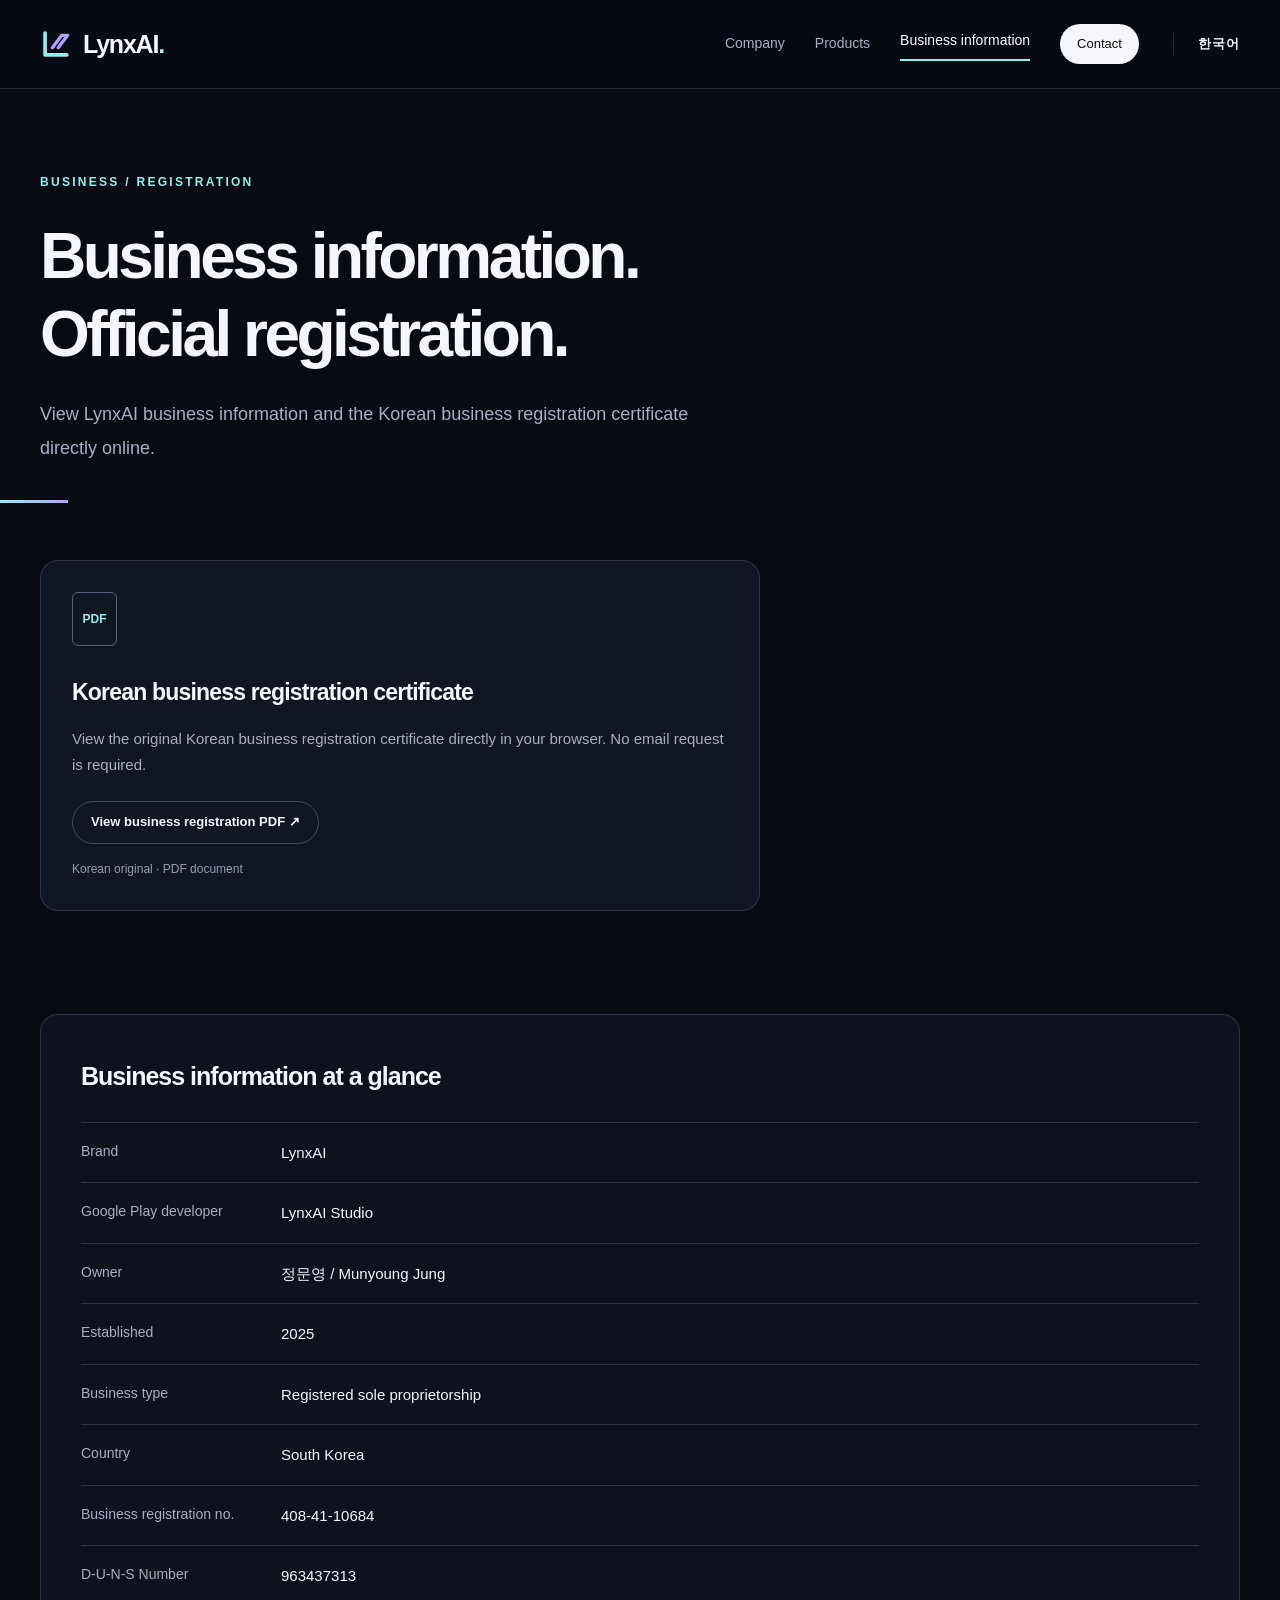
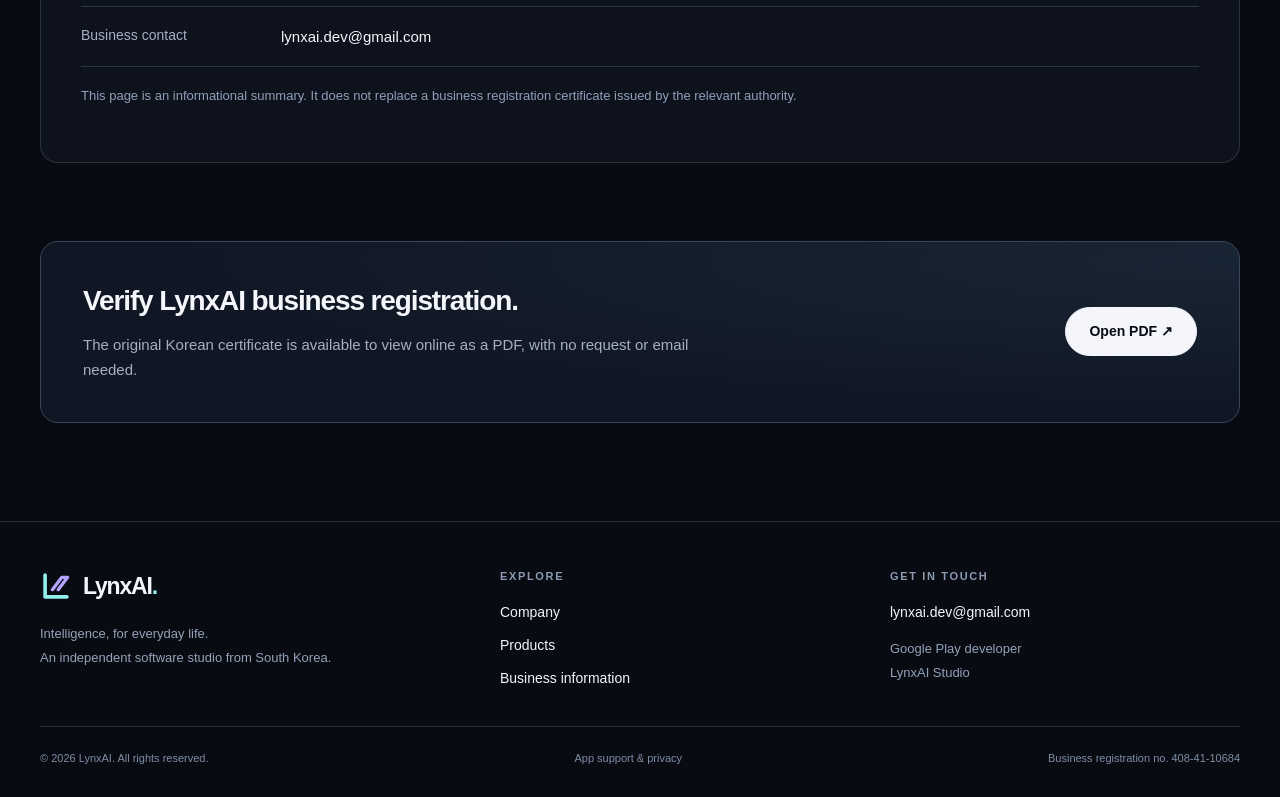
<file: documents.html>
<!DOCTYPE html>

<html lang="en"><head><meta charset="utf-8"/><meta content="width=device-width,initial-scale=1" name="viewport"/><meta content="#080b12" name="theme-color"/><title>Business information | LynxAI</title><meta content="View LynxAI business information and the Korean business registration certificate directly online." name="description"/><meta content="website" property="og:type"/><meta content="Business information | LynxAI" property="og:title"/><meta content="View LynxAI business information and the Korean business registration certificate directly online." property="og:description"/><meta content="en_US" property="og:locale"/><link href="data:image/svg+xml,%3Csvg%20xmlns%3D%22http%3A%2F%2Fwww.w3.org%2F2000%2Fsvg%22%20viewBox%3D%220%200%2044%2044%22%3E%3Crect%20width%3D%2244%22%20height%3D%2244%22%20rx%3D%2211%22%20fill%3D%22%23080b12%22%2F%3E%3Cpath%20d%3D%22M10%209v25h24%22%20fill%3D%22none%22%20stroke%3D%22%2391efee%22%20stroke-width%3D%224%22%20stroke-linecap%3D%22round%22%2F%3E%3Cpath%20d%3D%22m19%2026%2011-15h6L25%2026%22%20fill%3D%22none%22%20stroke%3D%22%23b4a2ff%22%20stroke-width%3D%223%22%20stroke-linecap%3D%22round%22%2F%3E%3C%2Fsvg%3E" rel="icon" type="image/svg+xml"/><link href="documents.html" hreflang="en" rel="alternate"/><link href="ko/documents.html" hreflang="ko" rel="alternate"/><link href="documents.html" hreflang="x-default" rel="alternate"/><style>:root{color-scheme:dark;--bg:#080b12;--panel:#101521;--text:#f4f6fb;--muted:#a6b0c2;--line:rgba(201,214,244,.16);--cyan:#91efee;--violet:#b4a2ff;--max:1200px}*{box-sizing:border-box}html{scroll-behavior:smooth}body{margin:0;background:var(--bg);color:var(--text);font-family:Inter,"Pretendard","Noto Sans KR",-apple-system,BlinkMacSystemFont,"Segoe UI",sans-serif;line-height:1.7;word-break:keep-all;overflow-wrap:break-word}a{color:inherit;text-decoration:none}button{font:inherit}a,button{-webkit-tap-highlight-color:transparent}a:focus-visible,button:focus-visible,summary:focus-visible{outline:3px solid var(--cyan);outline-offset:5px}::selection{color:#080b12;background:var(--cyan)}.wrap{width:min(var(--max),calc(100% - 80px));margin:auto}.skip{position:fixed;left:20px;top:-80px;padding:12px 20px;background:var(--cyan);color:#080b12;z-index:100}.skip:focus{top:12px}.header{position:relative;z-index:20;border-bottom:1px solid var(--line);background:rgba(8,11,18,.97)}.nav{height:88px;display:flex;align-items:center;gap:34px}.brand{display:inline-flex;align-items:center;gap:11px;font-size:25px;font-weight:800;letter-spacing:-1.2px;white-space:nowrap}.brand svg{width:32px;height:32px}.brand .brand-dot{color:var(--cyan)}.navlinks{margin-left:auto;display:flex;align-items:center;gap:30px}.navlinks a{font-size:14px;color:var(--muted);white-space:nowrap;transition:color .2s}.navlinks a:hover,.navlinks a[aria-current=page]{color:white}.navlinks a[aria-current=page]{box-shadow:0 2px 0 var(--cyan);padding-bottom:6px}.language{font-size:13px;border-left:1px solid var(--line);padding-left:24px;letter-spacing:.08em;font-weight:700}.nav-contact{font-size:13px!important;color:var(--bg)!important;background:var(--text);border-radius:50px;padding:9px 17px;box-shadow:none!important}.menu{display:none;width:44px;height:44px;border:1px solid var(--line);background:none;color:white;border-radius:10px;cursor:pointer}.menu span{display:block;height:1px;width:18px;background:currentColor;margin:5px auto}.kicker{font-size:12px;letter-spacing:.19em;font-weight:700;text-transform:uppercase;color:var(--cyan);margin:0 0 25px}.hero{position:relative;padding:94px 0 76px;isolation:isolate;overflow:hidden}.hero:before{content:"";position:absolute;width:720px;height:720px;right:-280px;top:-200px;background:radial-gradient(circle,rgba(101,90,220,.18),transparent 70%);z-index:-1;pointer-events:none}.hero-grid{display:grid;grid-template-columns:1.14fr .86fr;align-items:center;gap:24px}.hero h1{font-size:clamp(54px,5.8vw,82px);letter-spacing:-.065em;line-height:1.16;margin:0 0 28px;font-weight:750}.hero h1 span{background:linear-gradient(110deg,#bba8ff,#a1eff0);color:transparent;background-clip:text;-webkit-background-clip:text}.hero .lead{font-size:18px;line-height:1.95;max-width:490px;margin:0;color:var(--muted)}.buttons{display:flex;gap:12px;flex-wrap:wrap;margin-top:34px}.button{display:inline-flex;align-items:center;justify-content:center;min-height:49px;padding:11px 23px;font-size:14px;font-weight:650;border-radius:100px;background:var(--text);color:var(--bg);border:1px solid var(--text);transition:background .2s,transform .2s}.button:hover{background:#d7eaf5;transform:translateY(-2px)}.button.secondary{background:transparent;color:var(--text);border-color:#404b60}.button.secondary:hover{background:#192231}.button.small{min-height:43px;font-size:13px;padding:9px 18px}.text-link{display:inline-block;font-size:14px;font-weight:650;border-bottom:1px solid #536078;padding-bottom:4px}.text-link:hover{border-color:var(--cyan);color:var(--cyan)}.hero-art{position:relative;height:410px;display:flex;align-items:center;justify-content:center}.orbit-outer{position:absolute;width:370px;height:370px;border:1px solid #2a3243;border-radius:50%;transform:rotate(-20deg)}.orbit-outer:before{content:"";position:absolute;inset:-24px;border:1px dashed rgba(176,193,224,.15);border-radius:50%}.orb{position:relative;width:277px;height:277px;border-radius:50%;background:radial-gradient(circle at 30% 27%,rgba(217,255,255,.8),transparent 17%),radial-gradient(ellipse at 36% 28%,#91ebfa,rgba(78,134,199,.7) 31%,transparent 65%),radial-gradient(ellipse at 77% 72%,#8d5da4,#3b3778 47%,#0e1834 78%);box-shadow:inset -23px -34px 60px #080b1590,inset 7px 7px 23px #d5e7ff3b,0 20px 90px #7164d032;animation:orbLight 14s ease-in-out infinite alternate}.orb:after{content:"";position:absolute;inset:-21px -47px;border:1px solid rgba(196,236,255,.42);border-radius:50%;transform:rotate(-29deg) scaleY(.36)}.orbit-caption{position:absolute;bottom:0;left:50%;transform:translateX(-50%);font-size:11px;letter-spacing:.19em;color:#8996ad;white-space:nowrap}.orbit-north{position:absolute;top:0;left:19%;font-size:11px;font-weight:650;letter-spacing:.12em;color:#b3bfd2}.orbit-tag{position:absolute;right:-4px;bottom:89px;padding:14px 20px;border:1px solid #424355;border-radius:12px;background:linear-gradient(135deg,#161d2ff2,#12121ddd);box-shadow:0 12px 60px #0005;backdrop-filter:blur(14px)}.orbit-tag span{display:block;font-size:10px;color:#aaa9c9;letter-spacing:.14em}.orbit-tag strong{font-size:17px;font-weight:600;letter-spacing:-.04em}.facts-strip{display:grid;grid-template-columns:repeat(3,1fr);border-top:1px solid var(--line);border-bottom:1px solid var(--line);margin-top:65px}.fact{padding:24px 28px 24px 0;display:flex;align-items:baseline;gap:17px}.fact+.fact{border-left:1px solid var(--line);padding-left:34px}.fact strong{font-size:27px;line-height:1.3;font-weight:600;letter-spacing:-.03em}.fact span{font-size:12px;color:var(--muted)}.section{padding:94px 0}.section+.section{padding-top:0}.section-title{display:grid;grid-template-columns:1fr 1fr;gap:70px;align-items:end;margin-bottom:42px}.section-title h2,.section h2{font-size:clamp(30px,3.4vw,46px);letter-spacing:-.055em;line-height:1.35;font-weight:650;margin:0}.section-title .kicker{margin-bottom:17px}.section-title p{font-size:16px;color:var(--muted);margin:0}.twocol{display:grid;grid-template-columns:1fr 1fr;gap:24px}.focus-card{padding:32px;border:1px solid var(--line);border-radius:16px;background:linear-gradient(125deg,#121a27,#0c101a);position:relative;overflow:hidden}.focus-card .number{color:#94a7c5;font-size:12px;letter-spacing:.16em}.focus-card h3{font-size:23px;font-weight:600;letter-spacing:-.035em;margin:26px 0 14px}.focus-card p{font-size:16px;color:var(--muted);max-width:400px;margin:0}.focus-card .accent-line{width:74px;height:3px;margin-top:30px;background:linear-gradient(90deg,var(--cyan),transparent)}.focus-card:last-child .accent-line{background:linear-gradient(90deg,var(--violet),transparent)}.product-list{border-top:1px solid var(--line)}.product-row{display:grid;grid-template-columns:65px 1fr 1fr auto;gap:24px;align-items:center;padding:27px 0;border-bottom:1px solid var(--line)}.product-monogram{display:grid;place-items:center;width:54px;height:54px;border-radius:14px;background:#193337;color:#a7f0e9;font-size:14px;font-weight:750;letter-spacing:.06em}.product-monogram.purple{background:#2a2241;color:#c3b2ee}.product-name h3{margin:0;font-size:20px;font-weight:600;letter-spacing:-.03em}.product-name span{font-size:12px;color:#93a0b6}.product-desc{color:var(--muted);font-size:14px;line-height:1.8}.callout{border:1px solid #39465c;border-radius:18px;padding:39px 42px;display:flex;align-items:center;justify-content:space-between;gap:34px;background:radial-gradient(ellipse at 100% 10%,#29435555,transparent 68%),#101623}.callout h2{font-size:28px;letter-spacing:-.04em;line-height:1.45;margin:0 0 10px}.callout p{font-size:15px;color:var(--muted);margin:0;max-width:650px}.callout .button{flex-shrink:0}.page-intro{padding:83px 0 57px;position:relative}.page-intro h1{font-size:clamp(43px,5vw,68px);line-height:1.22;letter-spacing:-.055em;font-weight:650;margin:0 0 23px}.page-intro .lead{max-width:710px;font-size:18px;color:var(--muted);line-height:1.9;margin:0}.page-intro:after{content:"";display:block;width:68px;height:3px;background:linear-gradient(90deg,var(--cyan),var(--violet));margin-top:35px}.content-section{padding:0 0 78px}.content-grid{display:grid;grid-template-columns:.8fr 1.2fr;gap:80px}.content-grid h2{font-size:30px;letter-spacing:-.04em;line-height:1.4;margin:0 0 18px;font-weight:600}.body-text{font-size:16px;color:var(--muted);margin:0 0 18px;line-height:1.95}.info-table{margin:0;border-top:1px solid var(--line)}.info-table>div{display:grid;grid-template-columns:180px 1fr;gap:20px;border-bottom:1px solid var(--line);padding:17px 0}.info-table dt{color:var(--muted);font-size:14px}.info-table dd{margin:0;font-size:15px;overflow-wrap:anywhere;word-break:normal}.fine{font-size:13px;color:#91a0b7;line-height:1.9;margin-top:17px}.founder{padding:30px;border:1px solid var(--line);border-radius:16px;background:#101522;display:flex;align-items:center;gap:22px;margin-top:32px}.initials{display:grid;place-items:center;width:68px;height:68px;border-radius:50%;background:linear-gradient(135deg,#293749,#23203c);color:#d0c7ef;flex-shrink:0;font-size:20px;font-weight:600}.founder h3{font-size:20px;font-weight:600;margin:0}.founder p{color:var(--muted);font-size:14px;margin:4px 0 0}.principles{display:grid;grid-template-columns:repeat(3,1fr);gap:30px;margin-top:36px}.principle{border-top:1px solid #40526c;padding-top:21px}.principle .index{color:var(--cyan);font-size:12px}.principle h3{font-size:20px;letter-spacing:-.04em;margin:17px 0 12px;font-weight:600}.principle p{font-size:15px;color:var(--muted);margin:0}.app-detail{padding:39px 40px;border:1px solid var(--line);border-radius:18px;background:linear-gradient(125deg,#121d29,#0f1320);margin-bottom:25px}.app-detail.violet{background:linear-gradient(125deg,#1a172a,#0f1320)}.app-top{display:flex;gap:21px;align-items:center;margin-bottom:27px}.app-top .product-monogram{width:66px;height:66px}.app-top h2{font-size:30px;font-weight:600;letter-spacing:-.045em;margin:0}.app-top p{font-size:13px;color:var(--muted);margin:0}.app-body{display:grid;grid-template-columns:1.1fr .9fr;gap:64px}.app-body .body-text{margin-bottom:25px}.features{margin:0;padding:0;list-style:none;border-top:1px solid var(--line)}.features li{padding:13px 0;border-bottom:1px solid var(--line);font-size:15px;color:#c4cddc}.app-links{display:flex;gap:20px;align-items:center;flex-wrap:wrap;margin-top:27px}.support-panel{padding:28px 0;border-top:1px solid var(--line);display:grid;grid-template-columns:1fr 1fr;gap:35px}.support-panel h2{font-size:22px;margin:0 0 10px;font-weight:600}.support-panel p{font-size:15px;color:var(--muted);margin:0 0 14px}.doc-grid{display:grid;grid-template-columns:1fr 1fr;gap:24px;margin-bottom:25px}.doc-card{border:1px solid var(--line);border-radius:18px;padding:31px;background:#101622;display:flex;flex-direction:column;align-items:flex-start}.doc-icon{width:45px;height:54px;border:1px solid #536077;border-radius:6px;position:relative;color:var(--cyan);display:grid;place-items:center;font-size:12px;font-weight:650;margin-bottom:27px}.doc-card h2{font-size:23px;font-weight:600;letter-spacing:-.035em;margin:0 0 14px}.doc-card p{font-size:15px;color:var(--muted);margin:0 0 24px;flex:1}.doc-card .doc-status{font-size:12px;margin-top:15px;color:#91a0b7}.notice{padding:22px 25px;border:1px solid #354454;border-radius:12px;background:#101b25;color:#b2c5d3;font-size:14px;line-height:1.9;margin:22px 0 0}.document-information{padding:40px;border:1px solid var(--line);border-radius:18px;background:#0d121d}.document-information h2{font-size:25px;font-weight:600;letter-spacing:-.04em;margin:0 0 24px}.email-heading{font-size:clamp(25px,3vw,39px);font-weight:600;letter-spacing:-.04em;line-height:1.5;overflow-wrap:anywhere}.footer{padding:45px 0 30px;border-top:1px solid var(--line);margin-top:20px}.footer-main{display:grid;grid-template-columns:1.2fr 1fr 1fr;gap:40px;padding-bottom:35px}.footer .brand{font-size:23px}.footer p{font-size:13px;color:#94a2b9;margin:12px 0 0;line-height:1.8}.footer-label{font-size:11px;font-weight:650;letter-spacing:.15em;color:#8d9bb2;margin-bottom:16px}.footer-links{display:flex;flex-direction:column;gap:9px;font-size:14px}.footer-links a:hover{color:var(--cyan)}.footer-bottom{border-top:1px solid var(--line);padding-top:22px;display:flex;justify-content:space-between;gap:24px;font-size:11px;color:#7f8da5}.footer-bottom a:hover{color:white}.en .hero h1{font-size:clamp(52px,5.6vw,78px);letter-spacing:-.055em}.en .hero .lead{max-width:470px}.en .fact strong{font-size:25px}.en .product-name h3{font-size:19px}@keyframes orbLight{to{filter:hue-rotate(12deg);transform:translateY(-7px)}}@media(min-width:1500px){.hero{padding-top:108px}.hero-art{height:440px}}@media(max-width:1024px){.wrap{width:calc(100% - 56px)}.nav{gap:21px}.navlinks{gap:21px}.language{padding-left:17px}.hero{padding-top:72px}.hero h1,.en .hero h1{font-size:59px}.hero-art{height:355px}.orb{width:225px;height:225px}.orbit-outer{width:296px;height:296px}.orbit-tag{right:0;bottom:50px}.orbit-caption{font-size:9px}.facts-strip{margin-top:45px}.fact{flex-direction:column;gap:5px}.section-title{gap:35px}.product-row{grid-template-columns:56px 1fr 1.1fr auto;gap:17px}.content-grid{gap:38px;grid-template-columns:.8fr 1.2fr}.info-table>div{grid-template-columns:140px 1fr}.app-body{gap:35px}}@media(max-width:760px){.wrap{width:calc(100% - 40px)}.nav{height:74px;gap:16px}.brand{font-size:24px}.navlinks{display:none;position:absolute;top:74px;left:0;right:0;padding:18px 24px 25px;background:#101624;border-bottom:1px solid #3c485d;flex-direction:column;gap:6px;align-items:stretch}.navlinks.is-open{display:flex}.navlinks a{padding:11px 5px;min-height:44px}.navlinks a[aria-current=page]{box-shadow:none;color:var(--cyan);padding-bottom:11px}.navlinks .nav-contact{margin-top:7px;padding:11px 18px;text-align:center}.language{margin-left:auto;padding-left:0;border:0;font-size:12px}.menu{display:block}.hero{padding:55px 0 43px}.hero-grid{display:flex;flex-direction:column;align-items:stretch}.hero h1,.en .hero h1{font-size:clamp(46px,10.2vw,66px);letter-spacing:-.06em}.hero .lead{font-size:16px;max-width:none;line-height:1.95}.hero .kicker{font-size:10px;letter-spacing:.17em;margin-bottom:22px}.buttons{margin-top:27px;gap:10px}.button{font-size:13px;min-height:47px;padding:10px 20px}.hero-art{height:320px;margin-top:21px;max-width:420px;width:100%;align-self:center}.orb{width:213px;height:213px}.orbit-outer{width:273px;height:273px}.orbit-tag{right:8px;bottom:47px;padding:11px 15px}.orbit-tag strong{font-size:15px}.orbit-north{left:12%;font-size:9px}.orbit-caption{font-size:9px;bottom:-5px}.facts-strip{margin-top:40px}.fact{padding:19px 8px 19px 0;gap:7px}.fact+.fact{padding-left:16px}.fact strong,.en .fact strong{font-size:20px}.fact span{font-size:11px}.section{padding:58px 0}.section-title{grid-template-columns:1fr;gap:22px;margin-bottom:29px}.section-title h2,.section h2{font-size:32px}.section-title p{font-size:15px}.section-title .kicker{font-size:11px}.twocol{grid-template-columns:1fr;gap:14px}.focus-card{padding:27px}.focus-card h3{margin-top:20px;font-size:21px}.focus-card p{font-size:15px}.focus-card .accent-line{margin-top:24px}.product-row{grid-template-columns:47px 1fr;gap:12px 17px;padding:25px 0}.product-monogram{width:47px;height:47px;border-radius:12px}.product-name h3{font-size:19px}.product-desc{grid-column:2;margin:0;font-size:14px}.product-row>.text-link{grid-column:2;justify-self:start}.callout{flex-direction:column;align-items:flex-start;padding:27px;gap:23px}.callout h2{font-size:25px}.callout p{font-size:14px}.page-intro{padding:56px 0 42px}.page-intro h1{font-size:42px}.page-intro .lead{font-size:16px}.page-intro .kicker{font-size:11px;margin-bottom:20px}.content-section{padding-bottom:55px}.content-grid{grid-template-columns:1fr;gap:29px}.content-grid h2{font-size:27px}.body-text{font-size:15px}.info-table>div{grid-template-columns:108px 1fr;gap:18px;padding:15px 0}.info-table dt{font-size:13px}.info-table dd{font-size:14px}.founder{padding:24px;margin-top:25px}.initials{width:58px;height:58px}.principles{grid-template-columns:1fr;gap:26px}.principle h3{margin-top:12px}.app-detail{padding:27px 25px}.app-top{gap:15px}.app-top h2{font-size:26px}.app-top .product-monogram{width:54px;height:54px}.app-body{grid-template-columns:1fr;gap:16px}.app-body .body-text{margin-bottom:14px}.app-links{gap:19px}.support-panel{grid-template-columns:1fr;gap:26px}.doc-grid{grid-template-columns:1fr;gap:17px}.doc-card{padding:27px}.doc-card h2{font-size:23px}.document-information{padding:25px 22px}.document-information h2{font-size:23px}.notice{padding:18px 21px;font-size:13px}.footer{padding-top:34px}.footer-main{grid-template-columns:1fr 1fr;gap:30px}.footer-main>div:first-child{grid-column:1/-1}.footer-label{font-size:10px}.footer-links{font-size:13px}.footer-bottom{flex-direction:column;gap:10px;font-size:11px}.email-heading{font-size:27px}}@media(max-width:370px){.wrap{width:calc(100% - 32px)}.hero h1,.en .hero h1{font-size:43px}.button{padding-inline:16px}.fact strong,.en .fact strong{font-size:18px}.fact span{font-size:10px}.orbit-tag{right:0}.page-intro h1{font-size:37px}.info-table>div{grid-template-columns:95px 1fr;gap:12px}}@media(prefers-reduced-motion:reduce){html{scroll-behavior:auto}*,*:before,*:after{animation:none!important;transition:none!important}}@media print{body{background:white;color:#111}.header,.footer,.buttons,.hero-art,.button,.skip{display:none}.wrap{width:100%}.page-intro{padding-top:0}.kicker,.body-text,.lead,.info-table dt,.info-table dd{color:#333!important}.document-information,.doc-card{border:1px solid #ccc;background:white}.notice{background:white;color:#333}.info-table>div{border-color:#ccc}}

@media(max-width:760px){.body-text,.focus-card p,.section-title p,.principle p,.doc-card p{font-size:16px}}

.sr-only{position:absolute;width:1px;height:1px;padding:0;margin:-1px;overflow:hidden;clip:rect(0,0,0,0);white-space:nowrap;border:0}.doc-grid{grid-template-columns:minmax(0,720px)}@media(max-width:760px){.doc-grid{grid-template-columns:1fr}}</style><script type="application/ld+json">{"@context":"https://schema.org","@type":"Organization","name":"LynxAI","alternateName":"LynxAI Studio","foundingDate":"2025","founder":{"@type":"Person","name":"Munyoung Jung","alternateName":"정문영"},"email":"lynxai.dev@gmail.com","address":{"@type":"PostalAddress","addressCountry":"KR"},"identifier":[{"@type":"PropertyValue","propertyID":"South Korea business registration number","value":"408-41-10684"},{"@type":"PropertyValue","propertyID":"D-U-N-S","value":"963437313"}]}</script></head>
<body class="en"><a class="skip" href="#main">Skip to content</a><header class="header"><nav aria-label="Main navigation" class="wrap nav"><a aria-label="LynxAI home" class="brand" href="index.html"><svg aria-hidden="true" fill="none" viewbox="0 0 44 44"><path d="M7 7V37H37" stroke="#91EFEE" stroke-linecap="round" stroke-linejoin="round" stroke-width="5"></path><path d="M17 27L30 10H38L25 27" stroke="#B4A2FF" stroke-linecap="round" stroke-linejoin="round" stroke-width="4.5"></path></svg><span>LynxAI<span class="brand-dot">.</span></span></a><div class="navlinks" id="navigation"><a href="company.html">Company</a><a href="products.html">Products</a><a aria-current="page" href="documents.html">Business information</a><a class="nav-contact" href="mailto:lynxai.dev@gmail.com">Contact</a></div><a aria-label="한국어 페이지" class="language" href="ko/documents.html" lang="ko">한국어</a><button aria-controls="navigation" aria-expanded="false" aria-label="Open menu" class="menu" type="button"><span></span><span></span></button></nav></header>
<main id="main"><section class="page-intro"><div class="wrap"><p class="kicker">Business / Registration</p><h1>Business information.<br/>Official registration.</h1><p class="lead">View LynxAI business information and the Korean business registration certificate directly online.</p></div></section><section class="content-section"><div class="wrap"><div class="doc-grid"><article class="doc-card" data-doc="ko"><div aria-hidden="true" class="doc-icon">PDF</div><h2>Korean business registration certificate</h2><p>View the original Korean business registration certificate directly in your browser. No email request is required.</p><a class="button secondary small doc-action" href="docs/business-registration-ko.pdf" rel="noopener noreferrer" target="_blank" type="application/pdf">View business registration PDF ↗</a><span class="doc-status">Korean original · PDF document</span></article></div></div></section><section class="content-section"><div class="wrap"><div class="document-information"><h2>Business information at a glance</h2><dl class="info-table"><div><dt>Brand</dt><dd>LynxAI</dd></div><div><dt>Google Play developer</dt><dd>LynxAI Studio</dd></div><div><dt>Owner</dt><dd>정문영 / Munyoung Jung</dd></div><div><dt>Established</dt><dd>2025</dd></div><div><dt>Business type</dt><dd>Registered sole proprietorship</dd></div><div><dt>Country</dt><dd>South Korea</dd></div><div><dt>Business registration no.</dt><dd>408-41-10684</dd></div><div><dt>D-U-N-S Number</dt><dd>963437313</dd></div><div><dt>Business contact</dt><dd><a href="mailto:joel@lynxaitools.com">lynxai.dev@gmail.com</a></dd></div></dl><p class="fine">This page is an informational summary. It does not replace a business registration certificate issued by the relevant authority.</p></div></div></section><section class="content-section"><div class="wrap"><div class="callout"><div><h2>Verify LynxAI business registration.</h2><p>The original Korean certificate is available to view online as a PDF, with no request or email needed.</p></div><a class="button" href="docs/business-registration-ko.pdf" rel="noopener noreferrer" target="_blank" type="application/pdf">Open PDF ↗</a></div></div></section></main>
<footer class="footer"><div class="wrap"><div class="footer-main"><div><a class="brand" href="index.html"><svg aria-hidden="true" fill="none" viewbox="0 0 44 44"><path d="M7 7V37H37" stroke="#91EFEE" stroke-linecap="round" stroke-linejoin="round" stroke-width="5"></path><path d="M17 27L30 10H38L25 27" stroke="#B4A2FF" stroke-linecap="round" stroke-linejoin="round" stroke-width="4.5"></path></svg><span>LynxAI<span class="brand-dot">.</span></span></a><p>Intelligence, for everyday life.<br/>An independent software studio from South Korea.</p></div><div><div class="footer-label">EXPLORE</div><div class="footer-links"><a href="company.html">Company</a><a href="products.html">Products</a><a href="documents.html">Business information</a></div></div><div><div class="footer-label">GET IN TOUCH</div><div class="footer-links"><a href="mailto:lynxai.dev@gmail.com">lynxai.dev@gmail.com</a></div><p>Google Play developer<br/>LynxAI Studio</p></div></div><div class="footer-bottom"><span>© 2026 LynxAI. All rights reserved.</span><a href="products.html#support">App support &amp; privacy</a><span>Business registration no. 408-41-10684</span></div></div></footer><script>const menu=document.querySelector('.menu');const links=document.querySelector('.navlinks');
if(menu&&links){menu.addEventListener('click',()=>{const open=menu.getAttribute('aria-expanded')!=='true';menu.setAttribute('aria-expanded',String(open));links.classList.toggle('is-open',open);});document.addEventListener('keydown',e=>{if(e.key==='Escape'){links.classList.remove('is-open');menu.setAttribute('aria-expanded','false');menu.focus();}});window.addEventListener('resize',()=>{if(window.innerWidth>760){links.classList.remove('is-open');menu.setAttribute('aria-expanded','false');}});}
</script></body></html>
</file>
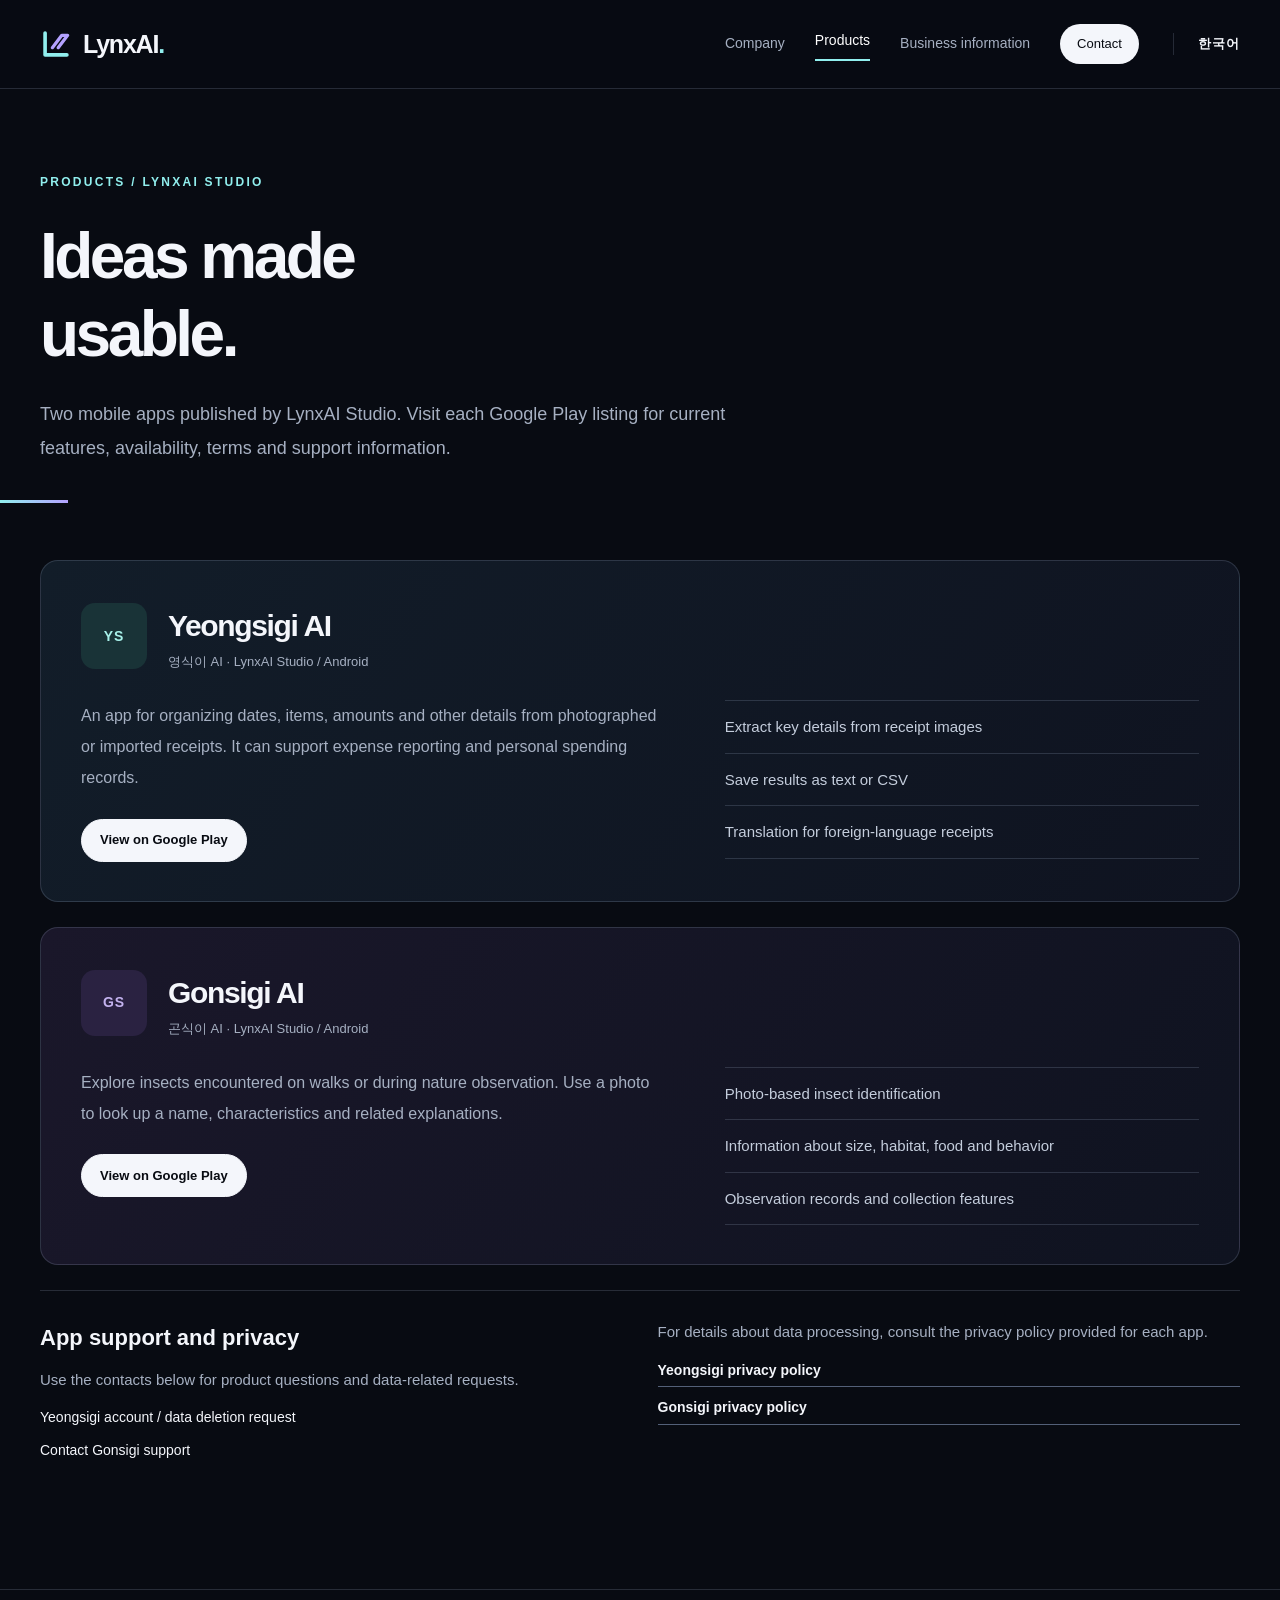
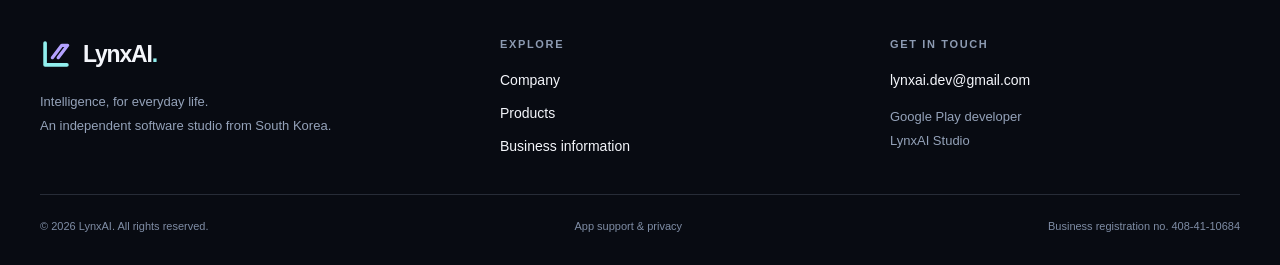
<file: products.html>
<!doctype html>
<html lang="en"><head><meta charset="utf-8"><meta name="viewport" content="width=device-width,initial-scale=1"><meta name="theme-color" content="#080b12"><title>Products | LynxAI</title><meta name="description" content="Two mobile apps published by LynxAI Studio. Visit each Google Play listing for current features, availability, terms and support information."><meta property="og:type" content="website"><meta property="og:title" content="Products | LynxAI"><meta property="og:description" content="Two mobile apps published by LynxAI Studio. Visit each Google Play listing for current features, availability, terms and support information."><meta property="og:locale" content="en_US"><link rel="icon" type="image/svg+xml" href="data:image/svg+xml,%3Csvg%20xmlns%3D%22http%3A%2F%2Fwww.w3.org%2F2000%2Fsvg%22%20viewBox%3D%220%200%2044%2044%22%3E%3Crect%20width%3D%2244%22%20height%3D%2244%22%20rx%3D%2211%22%20fill%3D%22%23080b12%22%2F%3E%3Cpath%20d%3D%22M10%209v25h24%22%20fill%3D%22none%22%20stroke%3D%22%2391efee%22%20stroke-width%3D%224%22%20stroke-linecap%3D%22round%22%2F%3E%3Cpath%20d%3D%22m19%2026%2011-15h6L25%2026%22%20fill%3D%22none%22%20stroke%3D%22%23b4a2ff%22%20stroke-width%3D%223%22%20stroke-linecap%3D%22round%22%2F%3E%3C%2Fsvg%3E"><link rel="alternate" hreflang="en" href="products.html"><link rel="alternate" hreflang="ko" href="ko/products.html"><link rel="alternate" hreflang="x-default" href="products.html"><style>:root{color-scheme:dark;--bg:#080b12;--panel:#101521;--text:#f4f6fb;--muted:#a6b0c2;--line:rgba(201,214,244,.16);--cyan:#91efee;--violet:#b4a2ff;--max:1200px}*{box-sizing:border-box}html{scroll-behavior:smooth}body{margin:0;background:var(--bg);color:var(--text);font-family:Inter,"Pretendard","Noto Sans KR",-apple-system,BlinkMacSystemFont,"Segoe UI",sans-serif;line-height:1.7;word-break:keep-all;overflow-wrap:break-word}a{color:inherit;text-decoration:none}button{font:inherit}a,button{-webkit-tap-highlight-color:transparent}a:focus-visible,button:focus-visible,summary:focus-visible{outline:3px solid var(--cyan);outline-offset:5px}::selection{color:#080b12;background:var(--cyan)}.wrap{width:min(var(--max),calc(100% - 80px));margin:auto}.skip{position:fixed;left:20px;top:-80px;padding:12px 20px;background:var(--cyan);color:#080b12;z-index:100}.skip:focus{top:12px}.header{position:relative;z-index:20;border-bottom:1px solid var(--line);background:rgba(8,11,18,.97)}.nav{height:88px;display:flex;align-items:center;gap:34px}.brand{display:inline-flex;align-items:center;gap:11px;font-size:25px;font-weight:800;letter-spacing:-1.2px;white-space:nowrap}.brand svg{width:32px;height:32px}.brand .brand-dot{color:var(--cyan)}.navlinks{margin-left:auto;display:flex;align-items:center;gap:30px}.navlinks a{font-size:14px;color:var(--muted);white-space:nowrap;transition:color .2s}.navlinks a:hover,.navlinks a[aria-current=page]{color:white}.navlinks a[aria-current=page]{box-shadow:0 2px 0 var(--cyan);padding-bottom:6px}.language{font-size:13px;border-left:1px solid var(--line);padding-left:24px;letter-spacing:.08em;font-weight:700}.nav-contact{font-size:13px!important;color:var(--bg)!important;background:var(--text);border-radius:50px;padding:9px 17px;box-shadow:none!important}.menu{display:none;width:44px;height:44px;border:1px solid var(--line);background:none;color:white;border-radius:10px;cursor:pointer}.menu span{display:block;height:1px;width:18px;background:currentColor;margin:5px auto}.kicker{font-size:12px;letter-spacing:.19em;font-weight:700;text-transform:uppercase;color:var(--cyan);margin:0 0 25px}.hero{position:relative;padding:94px 0 76px;isolation:isolate;overflow:hidden}.hero:before{content:"";position:absolute;width:720px;height:720px;right:-280px;top:-200px;background:radial-gradient(circle,rgba(101,90,220,.18),transparent 70%);z-index:-1;pointer-events:none}.hero-grid{display:grid;grid-template-columns:1.14fr .86fr;align-items:center;gap:24px}.hero h1{font-size:clamp(54px,5.8vw,82px);letter-spacing:-.065em;line-height:1.16;margin:0 0 28px;font-weight:750}.hero h1 span{background:linear-gradient(110deg,#bba8ff,#a1eff0);color:transparent;background-clip:text;-webkit-background-clip:text}.hero .lead{font-size:18px;line-height:1.95;max-width:490px;margin:0;color:var(--muted)}.buttons{display:flex;gap:12px;flex-wrap:wrap;margin-top:34px}.button{display:inline-flex;align-items:center;justify-content:center;min-height:49px;padding:11px 23px;font-size:14px;font-weight:650;border-radius:100px;background:var(--text);color:var(--bg);border:1px solid var(--text);transition:background .2s,transform .2s}.button:hover{background:#d7eaf5;transform:translateY(-2px)}.button.secondary{background:transparent;color:var(--text);border-color:#404b60}.button.secondary:hover{background:#192231}.button.small{min-height:43px;font-size:13px;padding:9px 18px}.text-link{display:inline-block;font-size:14px;font-weight:650;border-bottom:1px solid #536078;padding-bottom:4px}.text-link:hover{border-color:var(--cyan);color:var(--cyan)}.hero-art{position:relative;height:410px;display:flex;align-items:center;justify-content:center}.orbit-outer{position:absolute;width:370px;height:370px;border:1px solid #2a3243;border-radius:50%;transform:rotate(-20deg)}.orbit-outer:before{content:"";position:absolute;inset:-24px;border:1px dashed rgba(176,193,224,.15);border-radius:50%}.orb{position:relative;width:277px;height:277px;border-radius:50%;background:radial-gradient(circle at 30% 27%,rgba(217,255,255,.8),transparent 17%),radial-gradient(ellipse at 36% 28%,#91ebfa,rgba(78,134,199,.7) 31%,transparent 65%),radial-gradient(ellipse at 77% 72%,#8d5da4,#3b3778 47%,#0e1834 78%);box-shadow:inset -23px -34px 60px #080b1590,inset 7px 7px 23px #d5e7ff3b,0 20px 90px #7164d032;animation:orbLight 14s ease-in-out infinite alternate}.orb:after{content:"";position:absolute;inset:-21px -47px;border:1px solid rgba(196,236,255,.42);border-radius:50%;transform:rotate(-29deg) scaleY(.36)}.orbit-caption{position:absolute;bottom:0;left:50%;transform:translateX(-50%);font-size:11px;letter-spacing:.19em;color:#8996ad;white-space:nowrap}.orbit-north{position:absolute;top:0;left:19%;font-size:11px;font-weight:650;letter-spacing:.12em;color:#b3bfd2}.orbit-tag{position:absolute;right:-4px;bottom:89px;padding:14px 20px;border:1px solid #424355;border-radius:12px;background:linear-gradient(135deg,#161d2ff2,#12121ddd);box-shadow:0 12px 60px #0005;backdrop-filter:blur(14px)}.orbit-tag span{display:block;font-size:10px;color:#aaa9c9;letter-spacing:.14em}.orbit-tag strong{font-size:17px;font-weight:600;letter-spacing:-.04em}.facts-strip{display:grid;grid-template-columns:repeat(3,1fr);border-top:1px solid var(--line);border-bottom:1px solid var(--line);margin-top:65px}.fact{padding:24px 28px 24px 0;display:flex;align-items:baseline;gap:17px}.fact+.fact{border-left:1px solid var(--line);padding-left:34px}.fact strong{font-size:27px;line-height:1.3;font-weight:600;letter-spacing:-.03em}.fact span{font-size:12px;color:var(--muted)}.section{padding:94px 0}.section+.section{padding-top:0}.section-title{display:grid;grid-template-columns:1fr 1fr;gap:70px;align-items:end;margin-bottom:42px}.section-title h2,.section h2{font-size:clamp(30px,3.4vw,46px);letter-spacing:-.055em;line-height:1.35;font-weight:650;margin:0}.section-title .kicker{margin-bottom:17px}.section-title p{font-size:16px;color:var(--muted);margin:0}.twocol{display:grid;grid-template-columns:1fr 1fr;gap:24px}.focus-card{padding:32px;border:1px solid var(--line);border-radius:16px;background:linear-gradient(125deg,#121a27,#0c101a);position:relative;overflow:hidden}.focus-card .number{color:#94a7c5;font-size:12px;letter-spacing:.16em}.focus-card h3{font-size:23px;font-weight:600;letter-spacing:-.035em;margin:26px 0 14px}.focus-card p{font-size:16px;color:var(--muted);max-width:400px;margin:0}.focus-card .accent-line{width:74px;height:3px;margin-top:30px;background:linear-gradient(90deg,var(--cyan),transparent)}.focus-card:last-child .accent-line{background:linear-gradient(90deg,var(--violet),transparent)}.product-list{border-top:1px solid var(--line)}.product-row{display:grid;grid-template-columns:65px 1fr 1fr auto;gap:24px;align-items:center;padding:27px 0;border-bottom:1px solid var(--line)}.product-monogram{display:grid;place-items:center;width:54px;height:54px;border-radius:14px;background:#193337;color:#a7f0e9;font-size:14px;font-weight:750;letter-spacing:.06em}.product-monogram.purple{background:#2a2241;color:#c3b2ee}.product-name h3{margin:0;font-size:20px;font-weight:600;letter-spacing:-.03em}.product-name span{font-size:12px;color:#93a0b6}.product-desc{color:var(--muted);font-size:14px;line-height:1.8}.callout{border:1px solid #39465c;border-radius:18px;padding:39px 42px;display:flex;align-items:center;justify-content:space-between;gap:34px;background:radial-gradient(ellipse at 100% 10%,#29435555,transparent 68%),#101623}.callout h2{font-size:28px;letter-spacing:-.04em;line-height:1.45;margin:0 0 10px}.callout p{font-size:15px;color:var(--muted);margin:0;max-width:650px}.callout .button{flex-shrink:0}.page-intro{padding:83px 0 57px;position:relative}.page-intro h1{font-size:clamp(43px,5vw,68px);line-height:1.22;letter-spacing:-.055em;font-weight:650;margin:0 0 23px}.page-intro .lead{max-width:710px;font-size:18px;color:var(--muted);line-height:1.9;margin:0}.page-intro:after{content:"";display:block;width:68px;height:3px;background:linear-gradient(90deg,var(--cyan),var(--violet));margin-top:35px}.content-section{padding:0 0 78px}.content-grid{display:grid;grid-template-columns:.8fr 1.2fr;gap:80px}.content-grid h2{font-size:30px;letter-spacing:-.04em;line-height:1.4;margin:0 0 18px;font-weight:600}.body-text{font-size:16px;color:var(--muted);margin:0 0 18px;line-height:1.95}.info-table{margin:0;border-top:1px solid var(--line)}.info-table>div{display:grid;grid-template-columns:180px 1fr;gap:20px;border-bottom:1px solid var(--line);padding:17px 0}.info-table dt{color:var(--muted);font-size:14px}.info-table dd{margin:0;font-size:15px;overflow-wrap:anywhere;word-break:normal}.fine{font-size:13px;color:#91a0b7;line-height:1.9;margin-top:17px}.founder{padding:30px;border:1px solid var(--line);border-radius:16px;background:#101522;display:flex;align-items:center;gap:22px;margin-top:32px}.initials{display:grid;place-items:center;width:68px;height:68px;border-radius:50%;background:linear-gradient(135deg,#293749,#23203c);color:#d0c7ef;flex-shrink:0;font-size:20px;font-weight:600}.founder h3{font-size:20px;font-weight:600;margin:0}.founder p{color:var(--muted);font-size:14px;margin:4px 0 0}.principles{display:grid;grid-template-columns:repeat(3,1fr);gap:30px;margin-top:36px}.principle{border-top:1px solid #40526c;padding-top:21px}.principle .index{color:var(--cyan);font-size:12px}.principle h3{font-size:20px;letter-spacing:-.04em;margin:17px 0 12px;font-weight:600}.principle p{font-size:15px;color:var(--muted);margin:0}.app-detail{padding:39px 40px;border:1px solid var(--line);border-radius:18px;background:linear-gradient(125deg,#121d29,#0f1320);margin-bottom:25px}.app-detail.violet{background:linear-gradient(125deg,#1a172a,#0f1320)}.app-top{display:flex;gap:21px;align-items:center;margin-bottom:27px}.app-top .product-monogram{width:66px;height:66px}.app-top h2{font-size:30px;font-weight:600;letter-spacing:-.045em;margin:0}.app-top p{font-size:13px;color:var(--muted);margin:0}.app-body{display:grid;grid-template-columns:1.1fr .9fr;gap:64px}.app-body .body-text{margin-bottom:25px}.features{margin:0;padding:0;list-style:none;border-top:1px solid var(--line)}.features li{padding:13px 0;border-bottom:1px solid var(--line);font-size:15px;color:#c4cddc}.app-links{display:flex;gap:20px;align-items:center;flex-wrap:wrap;margin-top:27px}.support-panel{padding:28px 0;border-top:1px solid var(--line);display:grid;grid-template-columns:1fr 1fr;gap:35px}.support-panel h2{font-size:22px;margin:0 0 10px;font-weight:600}.support-panel p{font-size:15px;color:var(--muted);margin:0 0 14px}.doc-grid{display:grid;grid-template-columns:1fr 1fr;gap:24px;margin-bottom:25px}.doc-card{border:1px solid var(--line);border-radius:18px;padding:31px;background:#101622;display:flex;flex-direction:column;align-items:flex-start}.doc-icon{width:45px;height:54px;border:1px solid #536077;border-radius:6px;position:relative;color:var(--cyan);display:grid;place-items:center;font-size:12px;font-weight:650;margin-bottom:27px}.doc-card h2{font-size:23px;font-weight:600;letter-spacing:-.035em;margin:0 0 14px}.doc-card p{font-size:15px;color:var(--muted);margin:0 0 24px;flex:1}.doc-card .doc-status{font-size:12px;margin-top:15px;color:#91a0b7}.notice{padding:22px 25px;border:1px solid #354454;border-radius:12px;background:#101b25;color:#b2c5d3;font-size:14px;line-height:1.9;margin:22px 0 0}.document-information{padding:40px;border:1px solid var(--line);border-radius:18px;background:#0d121d}.document-information h2{font-size:25px;font-weight:600;letter-spacing:-.04em;margin:0 0 24px}.email-heading{font-size:clamp(25px,3vw,39px);font-weight:600;letter-spacing:-.04em;line-height:1.5;overflow-wrap:anywhere}.footer{padding:45px 0 30px;border-top:1px solid var(--line);margin-top:20px}.footer-main{display:grid;grid-template-columns:1.2fr 1fr 1fr;gap:40px;padding-bottom:35px}.footer .brand{font-size:23px}.footer p{font-size:13px;color:#94a2b9;margin:12px 0 0;line-height:1.8}.footer-label{font-size:11px;font-weight:650;letter-spacing:.15em;color:#8d9bb2;margin-bottom:16px}.footer-links{display:flex;flex-direction:column;gap:9px;font-size:14px}.footer-links a:hover{color:var(--cyan)}.footer-bottom{border-top:1px solid var(--line);padding-top:22px;display:flex;justify-content:space-between;gap:24px;font-size:11px;color:#7f8da5}.footer-bottom a:hover{color:white}.en .hero h1{font-size:clamp(52px,5.6vw,78px);letter-spacing:-.055em}.en .hero .lead{max-width:470px}.en .fact strong{font-size:25px}.en .product-name h3{font-size:19px}@keyframes orbLight{to{filter:hue-rotate(12deg);transform:translateY(-7px)}}@media(min-width:1500px){.hero{padding-top:108px}.hero-art{height:440px}}@media(max-width:1024px){.wrap{width:calc(100% - 56px)}.nav{gap:21px}.navlinks{gap:21px}.language{padding-left:17px}.hero{padding-top:72px}.hero h1,.en .hero h1{font-size:59px}.hero-art{height:355px}.orb{width:225px;height:225px}.orbit-outer{width:296px;height:296px}.orbit-tag{right:0;bottom:50px}.orbit-caption{font-size:9px}.facts-strip{margin-top:45px}.fact{flex-direction:column;gap:5px}.section-title{gap:35px}.product-row{grid-template-columns:56px 1fr 1.1fr auto;gap:17px}.content-grid{gap:38px;grid-template-columns:.8fr 1.2fr}.info-table>div{grid-template-columns:140px 1fr}.app-body{gap:35px}}@media(max-width:760px){.wrap{width:calc(100% - 40px)}.nav{height:74px;gap:16px}.brand{font-size:24px}.navlinks{display:none;position:absolute;top:74px;left:0;right:0;padding:18px 24px 25px;background:#101624;border-bottom:1px solid #3c485d;flex-direction:column;gap:6px;align-items:stretch}.navlinks.is-open{display:flex}.navlinks a{padding:11px 5px;min-height:44px}.navlinks a[aria-current=page]{box-shadow:none;color:var(--cyan);padding-bottom:11px}.navlinks .nav-contact{margin-top:7px;padding:11px 18px;text-align:center}.language{margin-left:auto;padding-left:0;border:0;font-size:12px}.menu{display:block}.hero{padding:55px 0 43px}.hero-grid{display:flex;flex-direction:column;align-items:stretch}.hero h1,.en .hero h1{font-size:clamp(46px,10.2vw,66px);letter-spacing:-.06em}.hero .lead{font-size:16px;max-width:none;line-height:1.95}.hero .kicker{font-size:10px;letter-spacing:.17em;margin-bottom:22px}.buttons{margin-top:27px;gap:10px}.button{font-size:13px;min-height:47px;padding:10px 20px}.hero-art{height:320px;margin-top:21px;max-width:420px;width:100%;align-self:center}.orb{width:213px;height:213px}.orbit-outer{width:273px;height:273px}.orbit-tag{right:8px;bottom:47px;padding:11px 15px}.orbit-tag strong{font-size:15px}.orbit-north{left:12%;font-size:9px}.orbit-caption{font-size:9px;bottom:-5px}.facts-strip{margin-top:40px}.fact{padding:19px 8px 19px 0;gap:7px}.fact+.fact{padding-left:16px}.fact strong,.en .fact strong{font-size:20px}.fact span{font-size:11px}.section{padding:58px 0}.section-title{grid-template-columns:1fr;gap:22px;margin-bottom:29px}.section-title h2,.section h2{font-size:32px}.section-title p{font-size:15px}.section-title .kicker{font-size:11px}.twocol{grid-template-columns:1fr;gap:14px}.focus-card{padding:27px}.focus-card h3{margin-top:20px;font-size:21px}.focus-card p{font-size:15px}.focus-card .accent-line{margin-top:24px}.product-row{grid-template-columns:47px 1fr;gap:12px 17px;padding:25px 0}.product-monogram{width:47px;height:47px;border-radius:12px}.product-name h3{font-size:19px}.product-desc{grid-column:2;margin:0;font-size:14px}.product-row>.text-link{grid-column:2;justify-self:start}.callout{flex-direction:column;align-items:flex-start;padding:27px;gap:23px}.callout h2{font-size:25px}.callout p{font-size:14px}.page-intro{padding:56px 0 42px}.page-intro h1{font-size:42px}.page-intro .lead{font-size:16px}.page-intro .kicker{font-size:11px;margin-bottom:20px}.content-section{padding-bottom:55px}.content-grid{grid-template-columns:1fr;gap:29px}.content-grid h2{font-size:27px}.body-text{font-size:15px}.info-table>div{grid-template-columns:108px 1fr;gap:18px;padding:15px 0}.info-table dt{font-size:13px}.info-table dd{font-size:14px}.founder{padding:24px;margin-top:25px}.initials{width:58px;height:58px}.principles{grid-template-columns:1fr;gap:26px}.principle h3{margin-top:12px}.app-detail{padding:27px 25px}.app-top{gap:15px}.app-top h2{font-size:26px}.app-top .product-monogram{width:54px;height:54px}.app-body{grid-template-columns:1fr;gap:16px}.app-body .body-text{margin-bottom:14px}.app-links{gap:19px}.support-panel{grid-template-columns:1fr;gap:26px}.doc-grid{grid-template-columns:1fr;gap:17px}.doc-card{padding:27px}.doc-card h2{font-size:23px}.document-information{padding:25px 22px}.document-information h2{font-size:23px}.notice{padding:18px 21px;font-size:13px}.footer{padding-top:34px}.footer-main{grid-template-columns:1fr 1fr;gap:30px}.footer-main>div:first-child{grid-column:1/-1}.footer-label{font-size:10px}.footer-links{font-size:13px}.footer-bottom{flex-direction:column;gap:10px;font-size:11px}.email-heading{font-size:27px}}@media(max-width:370px){.wrap{width:calc(100% - 32px)}.hero h1,.en .hero h1{font-size:43px}.button{padding-inline:16px}.fact strong,.en .fact strong{font-size:18px}.fact span{font-size:10px}.orbit-tag{right:0}.page-intro h1{font-size:37px}.info-table>div{grid-template-columns:95px 1fr;gap:12px}}@media(prefers-reduced-motion:reduce){html{scroll-behavior:auto}*,*:before,*:after{animation:none!important;transition:none!important}}@media print{body{background:white;color:#111}.header,.footer,.buttons,.hero-art,.button,.skip{display:none}.wrap{width:100%}.page-intro{padding-top:0}.kicker,.body-text,.lead,.info-table dt,.info-table dd{color:#333!important}.document-information,.doc-card{border:1px solid #ccc;background:white}.notice{background:white;color:#333}.info-table>div{border-color:#ccc}}

@media(max-width:760px){.body-text,.focus-card p,.section-title p,.principle p,.doc-card p{font-size:16px}}

.sr-only{position:absolute;width:1px;height:1px;padding:0;margin:-1px;overflow:hidden;clip:rect(0,0,0,0);white-space:nowrap;border:0}</style><script type="application/ld+json">{"@context": "https://schema.org", "@type": "Organization", "name": "LynxAI", "alternateName": "LynxAI Studio", "foundingDate": "2025", "founder": {"@type": "Person", "name": "Manyeong Lee", "alternateName": "이만영"}, "email": "lynxai.dev@gmail.com", "address": {"@type": "PostalAddress", "addressCountry": "KR"}, "identifier": {"@type": "PropertyValue", "propertyID": "South Korea business registration number", "value": "408-41-10684"}}</script></head>
<body class="en"><a class="skip" href="#main">Skip to content</a><header class="header"><nav class="wrap nav" aria-label="Main navigation"><a class="brand" href="index.html" aria-label="LynxAI home"><svg viewBox="0 0 44 44" fill="none" aria-hidden="true"><path d="M7 7V37H37" stroke="#91EFEE" stroke-width="5" stroke-linecap="round" stroke-linejoin="round"/><path d="M17 27L30 10H38L25 27" stroke="#B4A2FF" stroke-width="4.5" stroke-linecap="round" stroke-linejoin="round"/></svg><span>LynxAI<span class="brand-dot">.</span></span></a><div class="navlinks" id="navigation"><a href="company.html">Company</a><a href="products.html" aria-current="page">Products</a><a href="documents.html">Business information</a><a class="nav-contact" href="mailto:lynxai.dev@gmail.com">Contact</a></div><a class="language" href="ko/products.html" lang="ko" aria-label="한국어 페이지">한국어</a><button class="menu" type="button" aria-label="Open menu" aria-expanded="false" aria-controls="navigation"><span></span><span></span></button></nav></header>
<main id="main"><section class="page-intro"><div class="wrap"><p class="kicker">Products / LynxAI Studio</p><h1>Ideas made<br>usable.</h1><p class="lead">Two mobile apps published by LynxAI Studio. Visit each Google Play listing for current features, availability, terms and support information.</p></div></section><section class="content-section"><div class="wrap"><article class="app-detail " id="receipt"><div class="app-top"><div class="product-monogram " aria-hidden="true">YS</div><div><h2>Yeongsigi AI</h2><p>영식이 AI · LynxAI Studio / Android</p></div></div><div class="app-body"><div><p class="body-text">An app for organizing dates, items, amounts and other details from photographed or imported receipts. It can support expense reporting and personal spending records.</p><a class="button small" href="https://play.google.com/store/apps/details?id=com.roro.snapreceipt" target="_blank" rel="noopener noreferrer">View on Google Play<span class="sr-only"> (opens in a new tab)</span></a></div><ul class="features"><li>Extract key details from receipt images</li><li>Save results as text or CSV</li><li>Translation for foreign-language receipts</li></ul></div></article><article class="app-detail violet" id="insect"><div class="app-top"><div class="product-monogram purple" aria-hidden="true">GS</div><div><h2>Gonsigi AI</h2><p>곤식이 AI · LynxAI Studio / Android</p></div></div><div class="app-body"><div><p class="body-text">Explore insects encountered on walks or during nature observation. Use a photo to look up a name, characteristics and related explanations.</p><a class="button small" href="https://play.google.com/store/apps/details?id=com.roro.bugid.insect_identifier" target="_blank" rel="noopener noreferrer">View on Google Play<span class="sr-only"> (opens in a new tab)</span></a></div><ul class="features"><li>Photo-based insect identification</li><li>Information about size, habitat, food and behavior</li><li>Observation records and collection features</li></ul></div></article><div class="support-panel" id="support"><div><h2>App support and privacy</h2><p>Use the contacts below for product questions and data-related requests.</p><div class="footer-links"><a href="mailto:gothevole@naver.com?subject=%EC%98%81%EC%8B%9D%EC%9D%B4%20AI%20%EA%B3%84%EC%A0%95%20/%20%EB%8D%B0%EC%9D%B4%ED%84%B0%20%EC%82%AD%EC%A0%9C%20%EC%9A%94%EC%B2%AD">Yeongsigi account / data deletion request</a><a href="mailto:manyeong.lee99@gmail.com?subject=%EA%B3%A4%EC%8B%9D%EC%9D%B4%20AI%20%EC%95%B1%20%EB%AC%B8%EC%9D%98">Contact Gonsigi support</a></div></div><div><p>For details about data processing, consult the privacy policy provided for each app.</p><div class="footer-links"><a class="text-link" href="https://sites.google.com/view/lynxai/개인정보처리방침" target="_blank" rel="noopener noreferrer">Yeongsigi privacy policy<span class="sr-only"> (opens in a new tab)</span></a><a class="text-link" href="https://sites.google.com/view/gonsikai/홈" target="_blank" rel="noopener noreferrer">Gonsigi privacy policy<span class="sr-only"> (opens in a new tab)</span></a></div></div></div></div></section></main>
<footer class="footer"><div class="wrap"><div class="footer-main"><div><a class="brand" href="index.html"><svg viewBox="0 0 44 44" fill="none" aria-hidden="true"><path d="M7 7V37H37" stroke="#91EFEE" stroke-width="5" stroke-linecap="round" stroke-linejoin="round"/><path d="M17 27L30 10H38L25 27" stroke="#B4A2FF" stroke-width="4.5" stroke-linecap="round" stroke-linejoin="round"/></svg><span>LynxAI<span class="brand-dot">.</span></span></a><p>Intelligence, for everyday life.<br>An independent software studio from South Korea.</p></div><div><div class="footer-label">EXPLORE</div><div class="footer-links"><a href="company.html">Company</a><a href="products.html">Products</a><a href="documents.html">Business information</a></div></div><div><div class="footer-label">GET IN TOUCH</div><div class="footer-links"><a href="mailto:lynxai.dev@gmail.com">lynxai.dev@gmail.com</a></div><p>Google Play developer<br>LynxAI Studio</p></div></div><div class="footer-bottom"><span>© 2026 LynxAI. All rights reserved.</span><a href="products.html#support">App support & privacy</a><span>Business registration no. 408-41-10684</span></div></div></footer><script>const menu=document.querySelector('.menu');const links=document.querySelector('.navlinks');
if(menu&&links){menu.addEventListener('click',()=>{const open=menu.getAttribute('aria-expanded')!=='true';menu.setAttribute('aria-expanded',String(open));links.classList.toggle('is-open',open);});document.addEventListener('keydown',e=>{if(e.key==='Escape'){links.classList.remove('is-open');menu.setAttribute('aria-expanded','false');menu.focus();}});window.addEventListener('resize',()=>{if(window.innerWidth>760){links.classList.remove('is-open');menu.setAttribute('aria-expanded','false');}});}
</script></body></html>
</file>
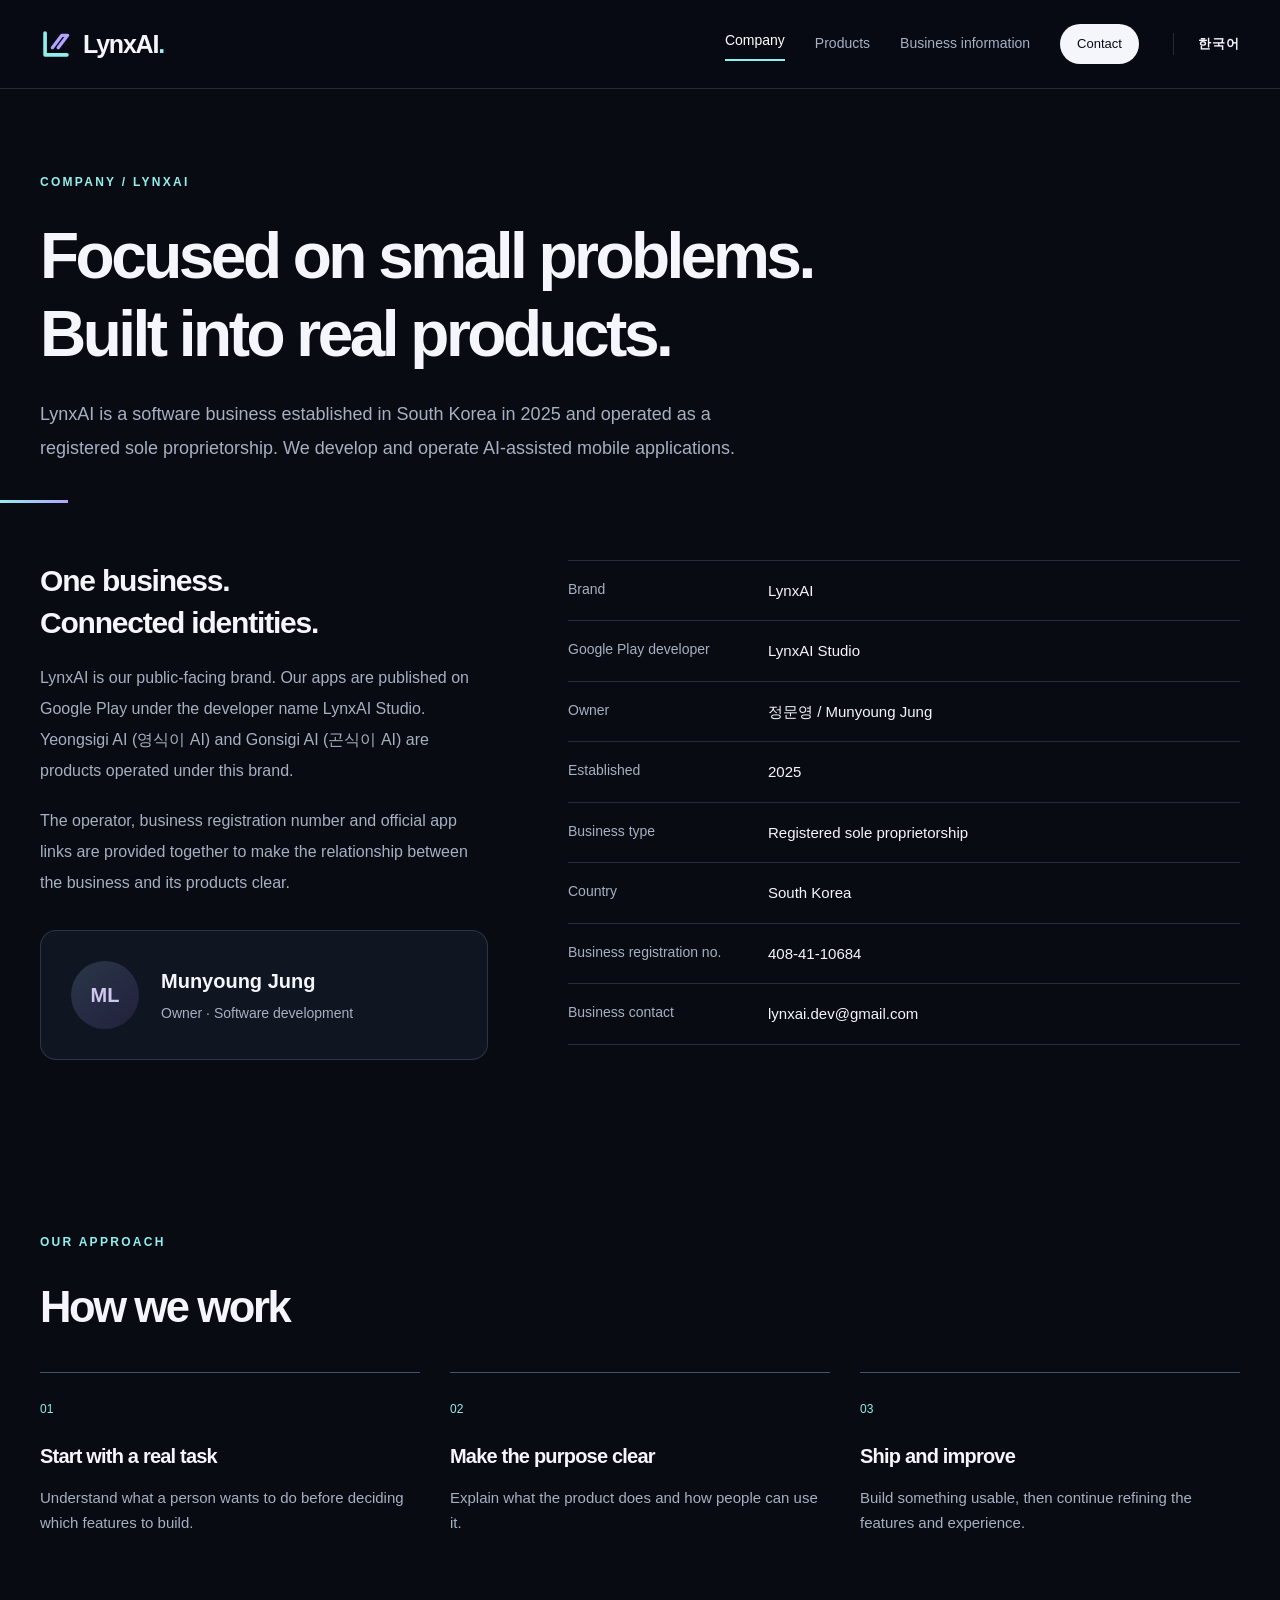
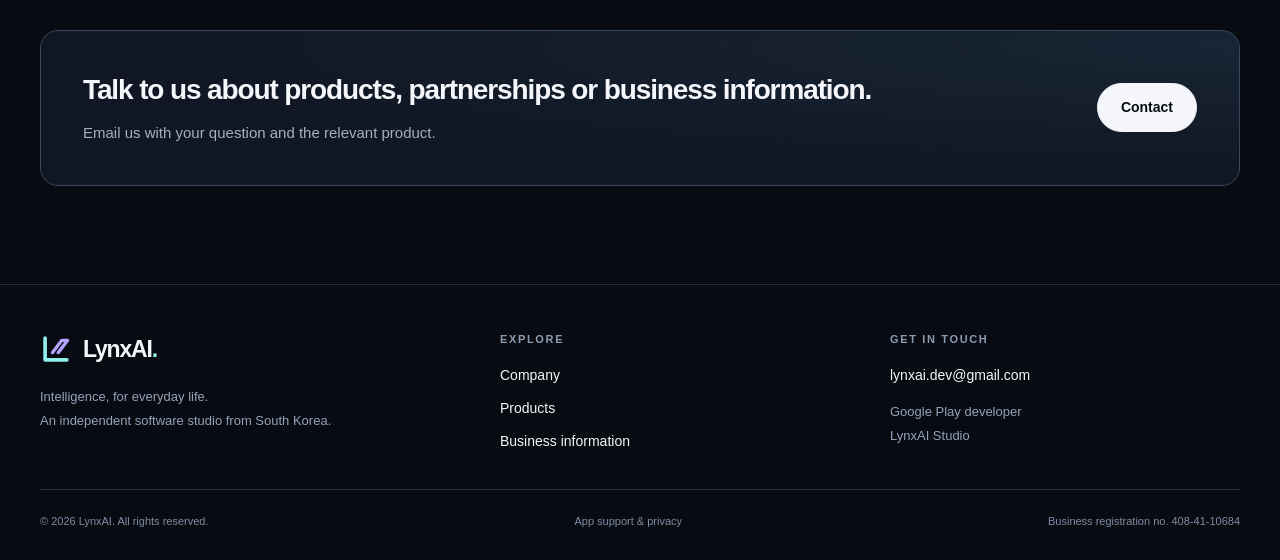
<file: en/company.html>
<!doctype html>
<html lang="en"><head><meta charset="utf-8"><meta name="viewport" content="width=device-width,initial-scale=1"><meta name="robots" content="noindex"><meta http-equiv="refresh" content="0;url=../company.html"><title>LynxAI — English</title></head><body><p><a href="../company.html">Continue to LynxAI</a></p><script>location.replace("../company.html"+location.search+location.hash);</script></body></html>
</file>
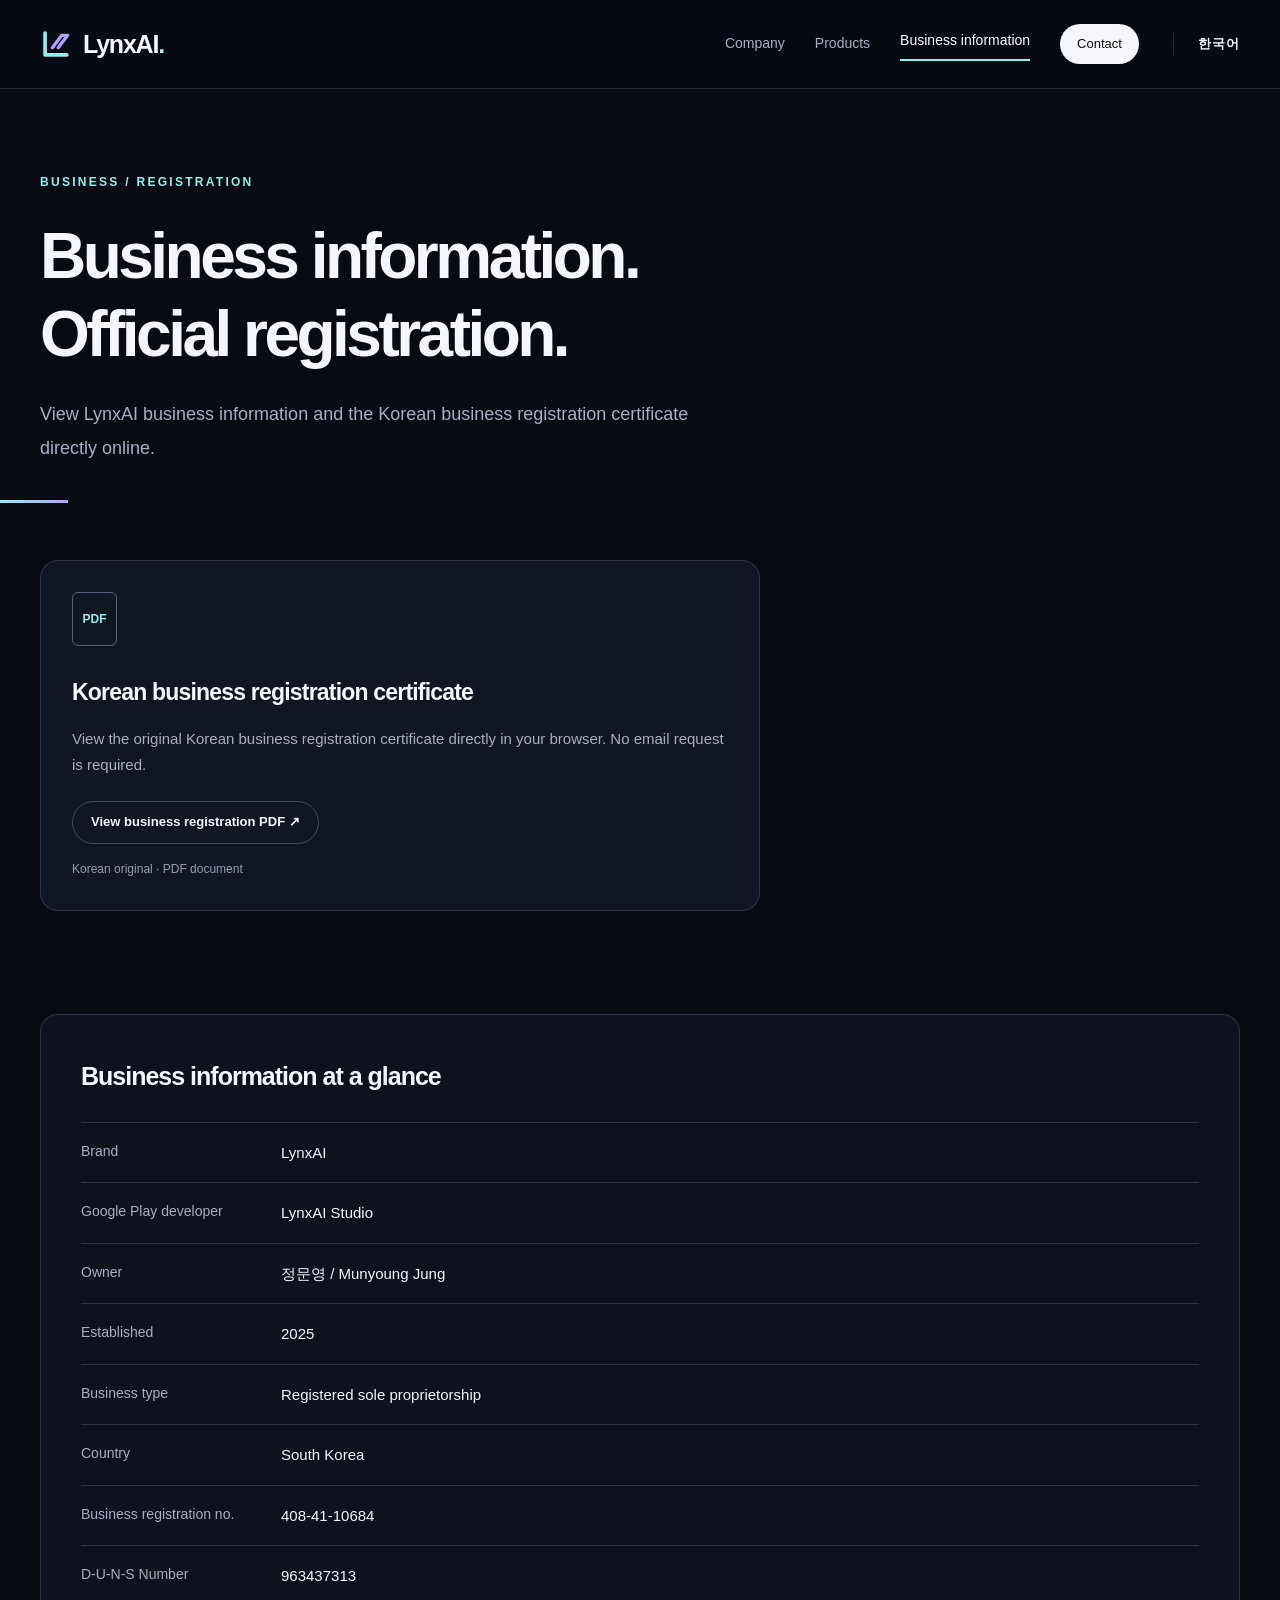
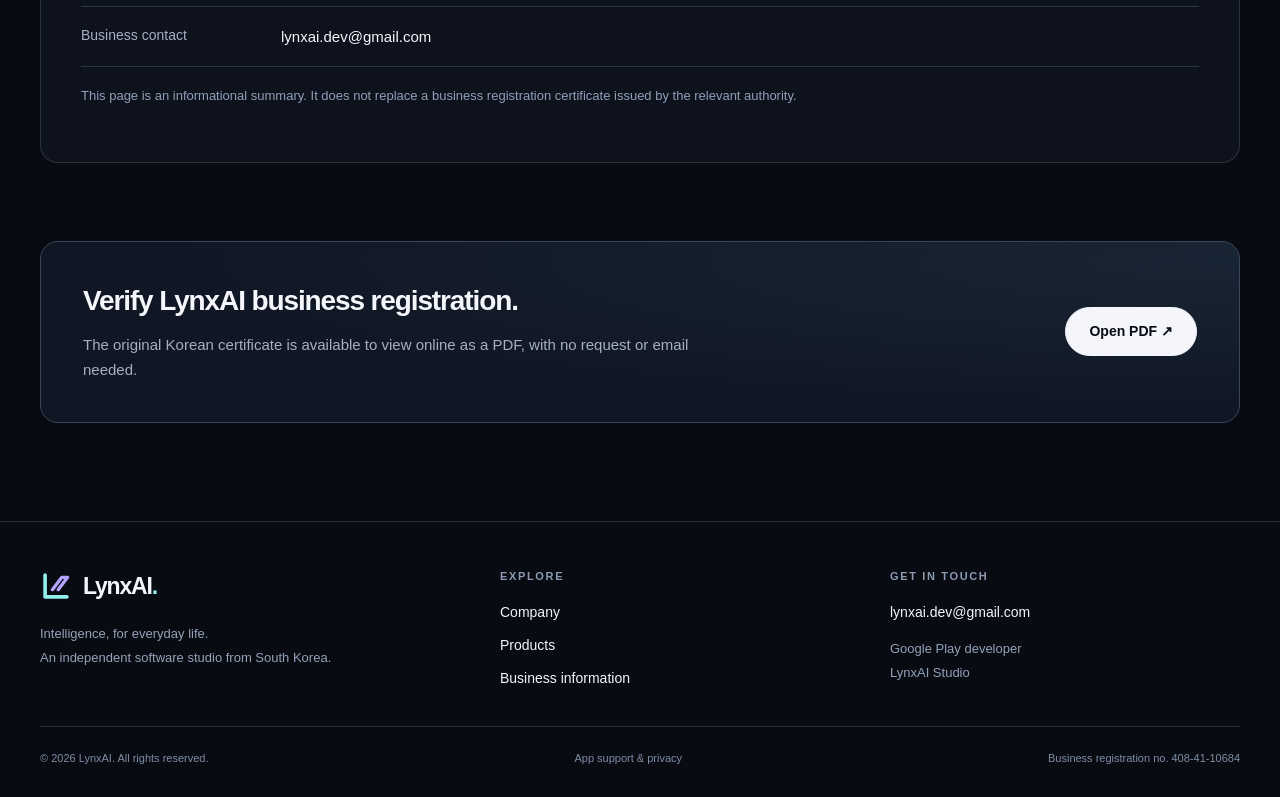
<file: en/documents.html>
<!doctype html>
<html lang="en"><head><meta charset="utf-8"><meta name="viewport" content="width=device-width,initial-scale=1"><meta name="robots" content="noindex"><meta http-equiv="refresh" content="0;url=../documents.html"><title>LynxAI — English</title></head><body><p><a href="../documents.html">Continue to LynxAI</a></p><script>location.replace("../documents.html"+location.search+location.hash);</script></body></html>
</file>
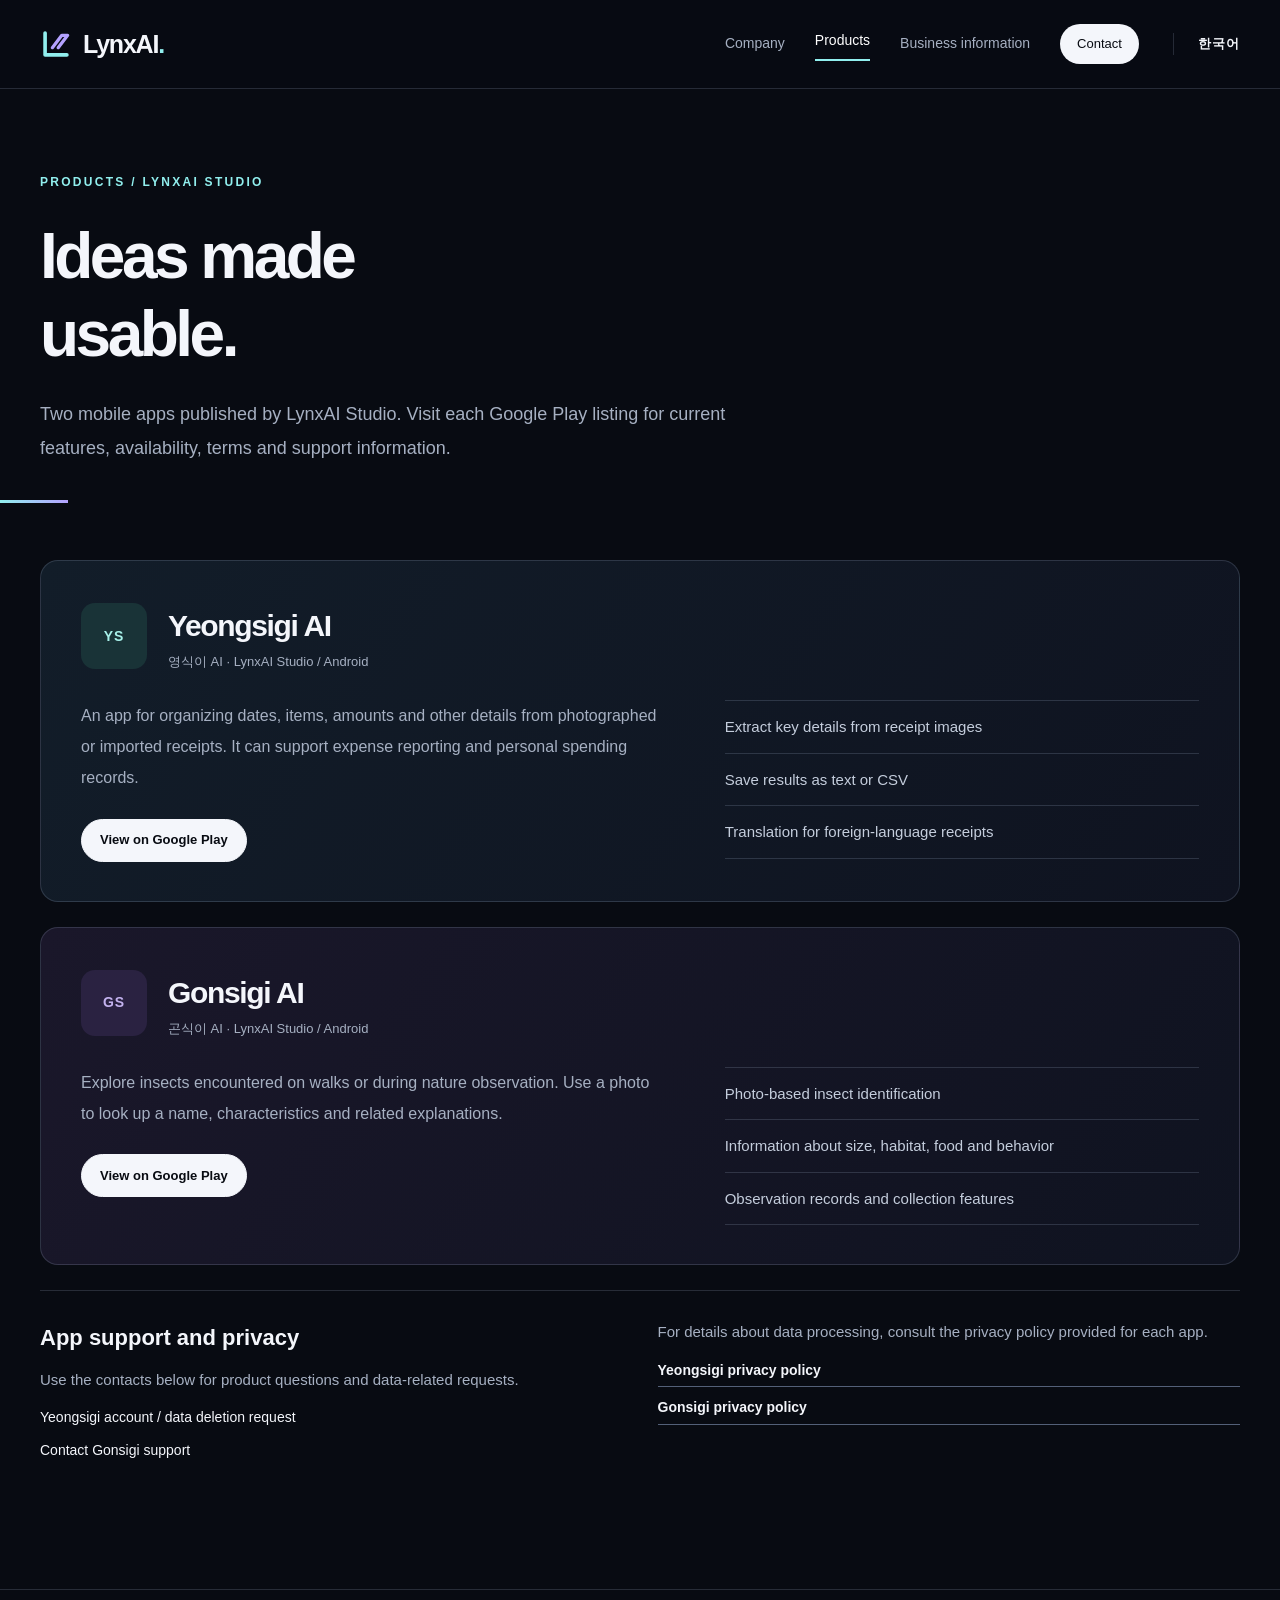
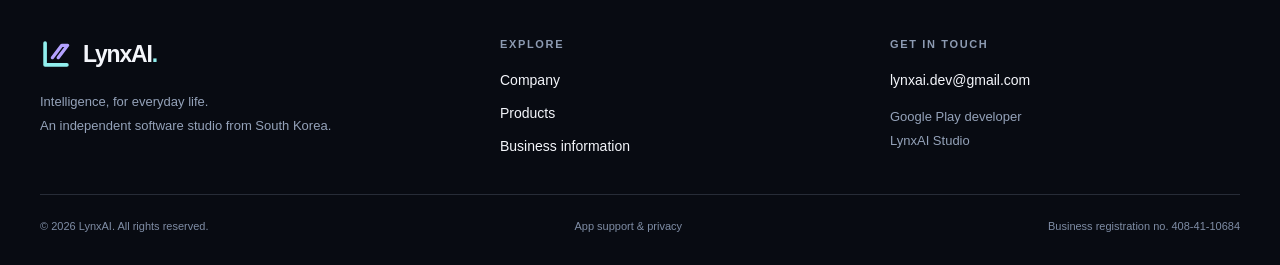
<file: en/products.html>
<!doctype html>
<html lang="en"><head><meta charset="utf-8"><meta name="viewport" content="width=device-width,initial-scale=1"><meta name="robots" content="noindex"><meta http-equiv="refresh" content="0;url=../products.html"><title>LynxAI — English</title></head><body><p><a href="../products.html">Continue to LynxAI</a></p><script>location.replace("../products.html"+location.search+location.hash);</script></body></html>
</file>
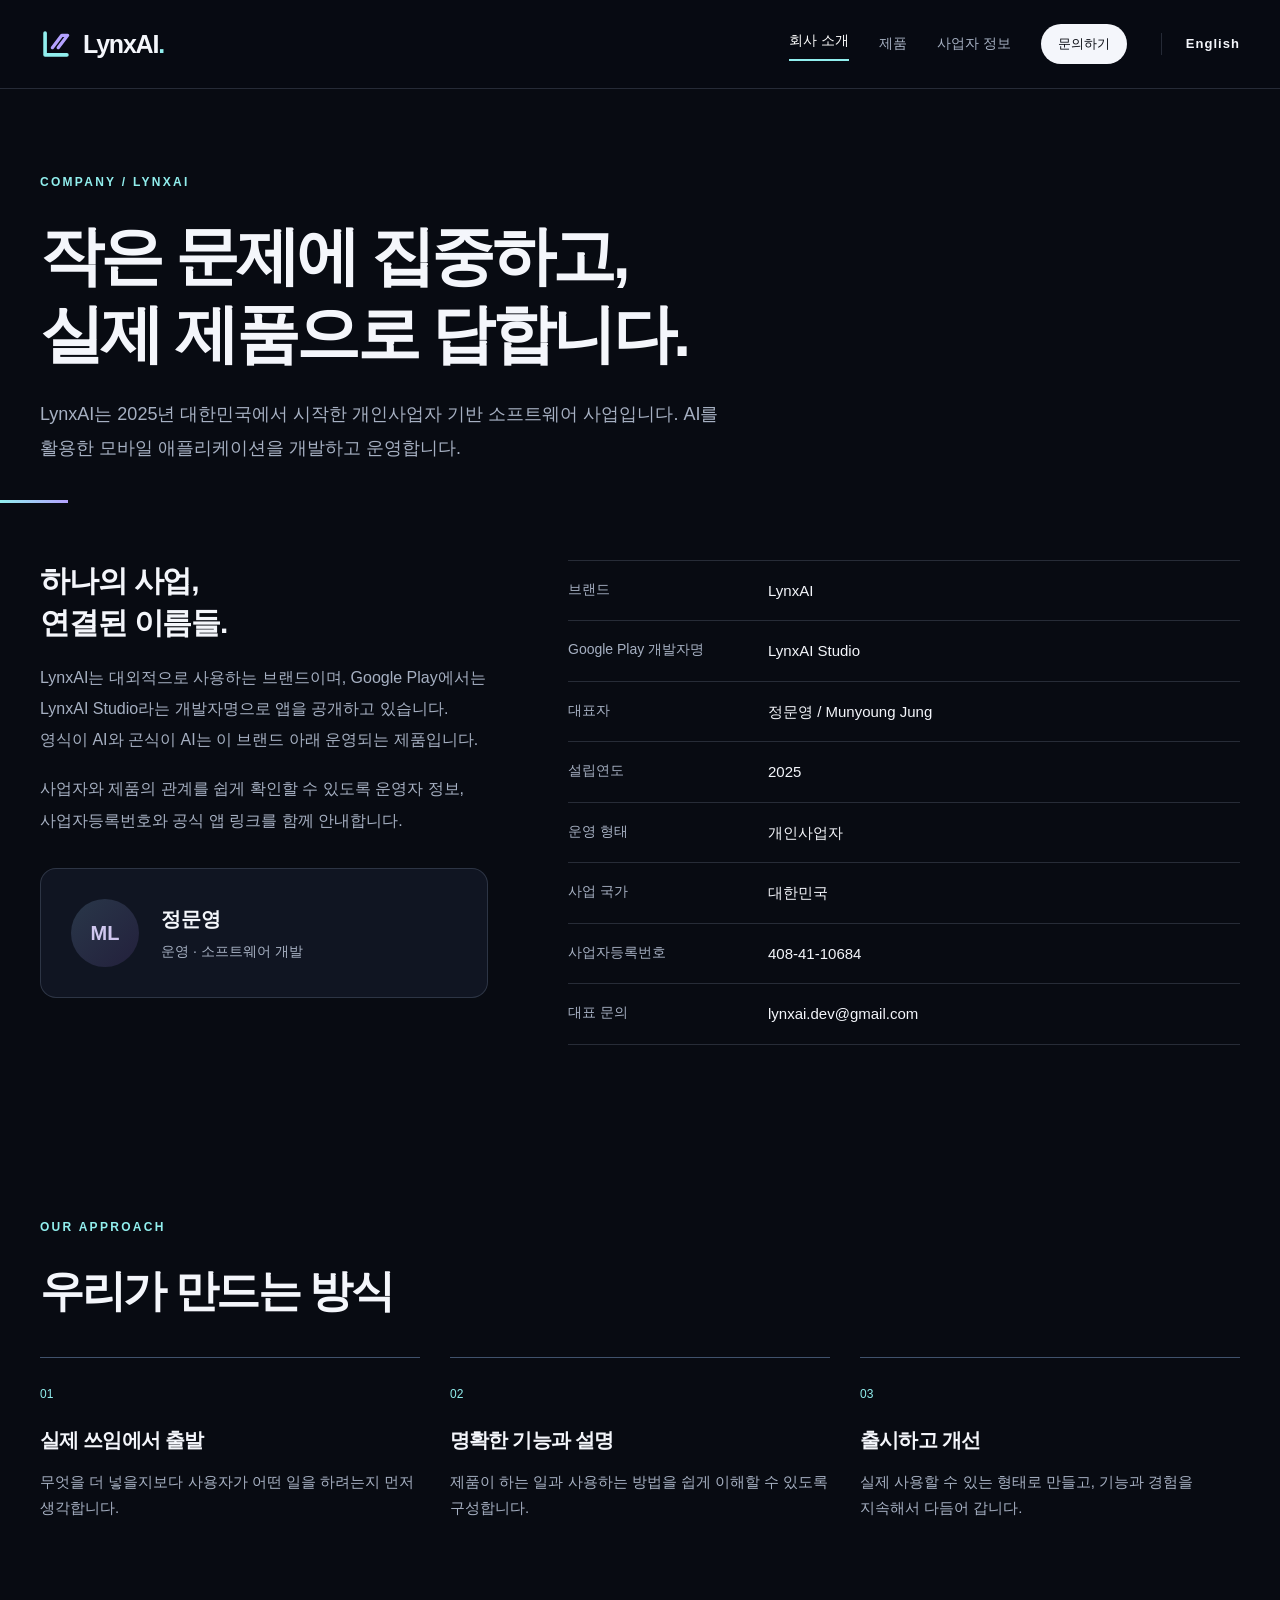
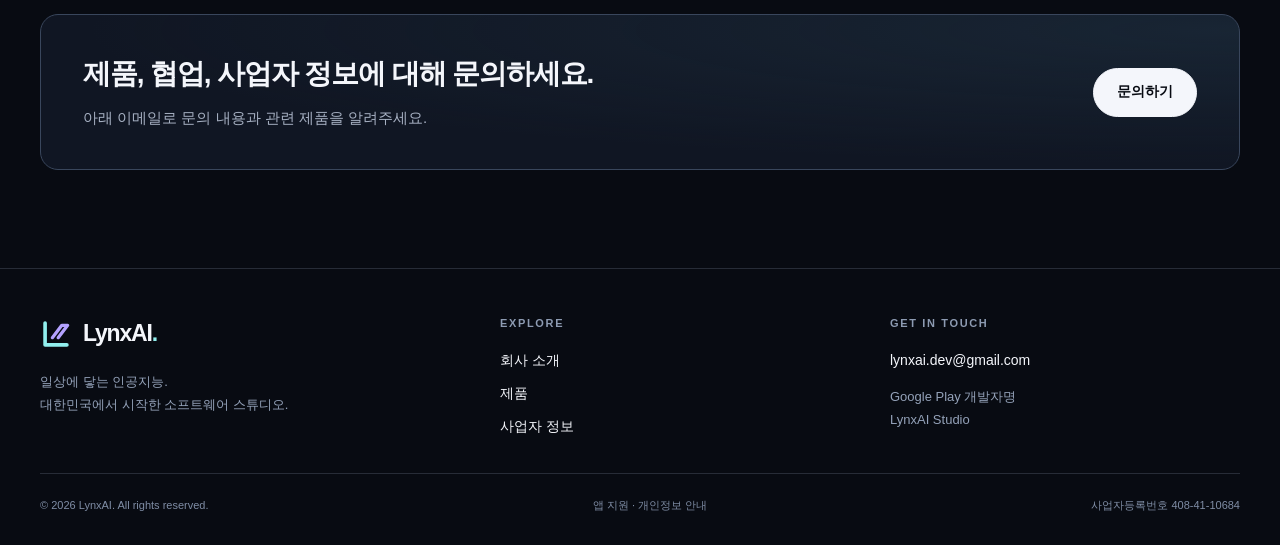
<file: ko/company.html>
<!doctype html>
<html lang="ko"><head><meta charset="utf-8"><meta name="viewport" content="width=device-width,initial-scale=1"><meta name="theme-color" content="#080b12"><title>회사 소개 | LynxAI</title><meta name="description" content="LynxAI는 2025년 대한민국에서 시작한 개인사업자 기반 소프트웨어 사업입니다. AI를 활용한 모바일 애플리케이션을 개발하고 운영합니다."><meta property="og:type" content="website"><meta property="og:title" content="회사 소개 | LynxAI"><meta property="og:description" content="LynxAI는 2025년 대한민국에서 시작한 개인사업자 기반 소프트웨어 사업입니다. AI를 활용한 모바일 애플리케이션을 개발하고 운영합니다."><meta property="og:locale" content="ko_KR"><link rel="icon" type="image/svg+xml" href="data:image/svg+xml,%3Csvg%20xmlns%3D%22http%3A%2F%2Fwww.w3.org%2F2000%2Fsvg%22%20viewBox%3D%220%200%2044%2044%22%3E%3Crect%20width%3D%2244%22%20height%3D%2244%22%20rx%3D%2211%22%20fill%3D%22%23080b12%22%2F%3E%3Cpath%20d%3D%22M10%209v25h24%22%20fill%3D%22none%22%20stroke%3D%22%2391efee%22%20stroke-width%3D%224%22%20stroke-linecap%3D%22round%22%2F%3E%3Cpath%20d%3D%22m19%2026%2011-15h6L25%2026%22%20fill%3D%22none%22%20stroke%3D%22%23b4a2ff%22%20stroke-width%3D%223%22%20stroke-linecap%3D%22round%22%2F%3E%3C%2Fsvg%3E"><link rel="alternate" hreflang="en" href="../company.html"><link rel="alternate" hreflang="ko" href="../ko/company.html"><link rel="alternate" hreflang="x-default" href="../company.html"><style>:root{color-scheme:dark;--bg:#080b12;--panel:#101521;--text:#f4f6fb;--muted:#a6b0c2;--line:rgba(201,214,244,.16);--cyan:#91efee;--violet:#b4a2ff;--max:1200px}*{box-sizing:border-box}html{scroll-behavior:smooth}body{margin:0;background:var(--bg);color:var(--text);font-family:Inter,"Pretendard","Noto Sans KR",-apple-system,BlinkMacSystemFont,"Segoe UI",sans-serif;line-height:1.7;word-break:keep-all;overflow-wrap:break-word}a{color:inherit;text-decoration:none}button{font:inherit}a,button{-webkit-tap-highlight-color:transparent}a:focus-visible,button:focus-visible,summary:focus-visible{outline:3px solid var(--cyan);outline-offset:5px}::selection{color:#080b12;background:var(--cyan)}.wrap{width:min(var(--max),calc(100% - 80px));margin:auto}.skip{position:fixed;left:20px;top:-80px;padding:12px 20px;background:var(--cyan);color:#080b12;z-index:100}.skip:focus{top:12px}.header{position:relative;z-index:20;border-bottom:1px solid var(--line);background:rgba(8,11,18,.97)}.nav{height:88px;display:flex;align-items:center;gap:34px}.brand{display:inline-flex;align-items:center;gap:11px;font-size:25px;font-weight:800;letter-spacing:-1.2px;white-space:nowrap}.brand svg{width:32px;height:32px}.brand .brand-dot{color:var(--cyan)}.navlinks{margin-left:auto;display:flex;align-items:center;gap:30px}.navlinks a{font-size:14px;color:var(--muted);white-space:nowrap;transition:color .2s}.navlinks a:hover,.navlinks a[aria-current=page]{color:white}.navlinks a[aria-current=page]{box-shadow:0 2px 0 var(--cyan);padding-bottom:6px}.language{font-size:13px;border-left:1px solid var(--line);padding-left:24px;letter-spacing:.08em;font-weight:700}.nav-contact{font-size:13px!important;color:var(--bg)!important;background:var(--text);border-radius:50px;padding:9px 17px;box-shadow:none!important}.menu{display:none;width:44px;height:44px;border:1px solid var(--line);background:none;color:white;border-radius:10px;cursor:pointer}.menu span{display:block;height:1px;width:18px;background:currentColor;margin:5px auto}.kicker{font-size:12px;letter-spacing:.19em;font-weight:700;text-transform:uppercase;color:var(--cyan);margin:0 0 25px}.hero{position:relative;padding:94px 0 76px;isolation:isolate;overflow:hidden}.hero:before{content:"";position:absolute;width:720px;height:720px;right:-280px;top:-200px;background:radial-gradient(circle,rgba(101,90,220,.18),transparent 70%);z-index:-1;pointer-events:none}.hero-grid{display:grid;grid-template-columns:1.14fr .86fr;align-items:center;gap:24px}.hero h1{font-size:clamp(54px,5.8vw,82px);letter-spacing:-.065em;line-height:1.16;margin:0 0 28px;font-weight:750}.hero h1 span{background:linear-gradient(110deg,#bba8ff,#a1eff0);color:transparent;background-clip:text;-webkit-background-clip:text}.hero .lead{font-size:18px;line-height:1.95;max-width:490px;margin:0;color:var(--muted)}.buttons{display:flex;gap:12px;flex-wrap:wrap;margin-top:34px}.button{display:inline-flex;align-items:center;justify-content:center;min-height:49px;padding:11px 23px;font-size:14px;font-weight:650;border-radius:100px;background:var(--text);color:var(--bg);border:1px solid var(--text);transition:background .2s,transform .2s}.button:hover{background:#d7eaf5;transform:translateY(-2px)}.button.secondary{background:transparent;color:var(--text);border-color:#404b60}.button.secondary:hover{background:#192231}.button.small{min-height:43px;font-size:13px;padding:9px 18px}.text-link{display:inline-block;font-size:14px;font-weight:650;border-bottom:1px solid #536078;padding-bottom:4px}.text-link:hover{border-color:var(--cyan);color:var(--cyan)}.hero-art{position:relative;height:410px;display:flex;align-items:center;justify-content:center}.orbit-outer{position:absolute;width:370px;height:370px;border:1px solid #2a3243;border-radius:50%;transform:rotate(-20deg)}.orbit-outer:before{content:"";position:absolute;inset:-24px;border:1px dashed rgba(176,193,224,.15);border-radius:50%}.orb{position:relative;width:277px;height:277px;border-radius:50%;background:radial-gradient(circle at 30% 27%,rgba(217,255,255,.8),transparent 17%),radial-gradient(ellipse at 36% 28%,#91ebfa,rgba(78,134,199,.7) 31%,transparent 65%),radial-gradient(ellipse at 77% 72%,#8d5da4,#3b3778 47%,#0e1834 78%);box-shadow:inset -23px -34px 60px #080b1590,inset 7px 7px 23px #d5e7ff3b,0 20px 90px #7164d032;animation:orbLight 14s ease-in-out infinite alternate}.orb:after{content:"";position:absolute;inset:-21px -47px;border:1px solid rgba(196,236,255,.42);border-radius:50%;transform:rotate(-29deg) scaleY(.36)}.orbit-caption{position:absolute;bottom:0;left:50%;transform:translateX(-50%);font-size:11px;letter-spacing:.19em;color:#8996ad;white-space:nowrap}.orbit-north{position:absolute;top:0;left:19%;font-size:11px;font-weight:650;letter-spacing:.12em;color:#b3bfd2}.orbit-tag{position:absolute;right:-4px;bottom:89px;padding:14px 20px;border:1px solid #424355;border-radius:12px;background:linear-gradient(135deg,#161d2ff2,#12121ddd);box-shadow:0 12px 60px #0005;backdrop-filter:blur(14px)}.orbit-tag span{display:block;font-size:10px;color:#aaa9c9;letter-spacing:.14em}.orbit-tag strong{font-size:17px;font-weight:600;letter-spacing:-.04em}.facts-strip{display:grid;grid-template-columns:repeat(3,1fr);border-top:1px solid var(--line);border-bottom:1px solid var(--line);margin-top:65px}.fact{padding:24px 28px 24px 0;display:flex;align-items:baseline;gap:17px}.fact+.fact{border-left:1px solid var(--line);padding-left:34px}.fact strong{font-size:27px;line-height:1.3;font-weight:600;letter-spacing:-.03em}.fact span{font-size:12px;color:var(--muted)}.section{padding:94px 0}.section+.section{padding-top:0}.section-title{display:grid;grid-template-columns:1fr 1fr;gap:70px;align-items:end;margin-bottom:42px}.section-title h2,.section h2{font-size:clamp(30px,3.4vw,46px);letter-spacing:-.055em;line-height:1.35;font-weight:650;margin:0}.section-title .kicker{margin-bottom:17px}.section-title p{font-size:16px;color:var(--muted);margin:0}.twocol{display:grid;grid-template-columns:1fr 1fr;gap:24px}.focus-card{padding:32px;border:1px solid var(--line);border-radius:16px;background:linear-gradient(125deg,#121a27,#0c101a);position:relative;overflow:hidden}.focus-card .number{color:#94a7c5;font-size:12px;letter-spacing:.16em}.focus-card h3{font-size:23px;font-weight:600;letter-spacing:-.035em;margin:26px 0 14px}.focus-card p{font-size:16px;color:var(--muted);max-width:400px;margin:0}.focus-card .accent-line{width:74px;height:3px;margin-top:30px;background:linear-gradient(90deg,var(--cyan),transparent)}.focus-card:last-child .accent-line{background:linear-gradient(90deg,var(--violet),transparent)}.product-list{border-top:1px solid var(--line)}.product-row{display:grid;grid-template-columns:65px 1fr 1fr auto;gap:24px;align-items:center;padding:27px 0;border-bottom:1px solid var(--line)}.product-monogram{display:grid;place-items:center;width:54px;height:54px;border-radius:14px;background:#193337;color:#a7f0e9;font-size:14px;font-weight:750;letter-spacing:.06em}.product-monogram.purple{background:#2a2241;color:#c3b2ee}.product-name h3{margin:0;font-size:20px;font-weight:600;letter-spacing:-.03em}.product-name span{font-size:12px;color:#93a0b6}.product-desc{color:var(--muted);font-size:14px;line-height:1.8}.callout{border:1px solid #39465c;border-radius:18px;padding:39px 42px;display:flex;align-items:center;justify-content:space-between;gap:34px;background:radial-gradient(ellipse at 100% 10%,#29435555,transparent 68%),#101623}.callout h2{font-size:28px;letter-spacing:-.04em;line-height:1.45;margin:0 0 10px}.callout p{font-size:15px;color:var(--muted);margin:0;max-width:650px}.callout .button{flex-shrink:0}.page-intro{padding:83px 0 57px;position:relative}.page-intro h1{font-size:clamp(43px,5vw,68px);line-height:1.22;letter-spacing:-.055em;font-weight:650;margin:0 0 23px}.page-intro .lead{max-width:710px;font-size:18px;color:var(--muted);line-height:1.9;margin:0}.page-intro:after{content:"";display:block;width:68px;height:3px;background:linear-gradient(90deg,var(--cyan),var(--violet));margin-top:35px}.content-section{padding:0 0 78px}.content-grid{display:grid;grid-template-columns:.8fr 1.2fr;gap:80px}.content-grid h2{font-size:30px;letter-spacing:-.04em;line-height:1.4;margin:0 0 18px;font-weight:600}.body-text{font-size:16px;color:var(--muted);margin:0 0 18px;line-height:1.95}.info-table{margin:0;border-top:1px solid var(--line)}.info-table>div{display:grid;grid-template-columns:180px 1fr;gap:20px;border-bottom:1px solid var(--line);padding:17px 0}.info-table dt{color:var(--muted);font-size:14px}.info-table dd{margin:0;font-size:15px;overflow-wrap:anywhere;word-break:normal}.fine{font-size:13px;color:#91a0b7;line-height:1.9;margin-top:17px}.founder{padding:30px;border:1px solid var(--line);border-radius:16px;background:#101522;display:flex;align-items:center;gap:22px;margin-top:32px}.initials{display:grid;place-items:center;width:68px;height:68px;border-radius:50%;background:linear-gradient(135deg,#293749,#23203c);color:#d0c7ef;flex-shrink:0;font-size:20px;font-weight:600}.founder h3{font-size:20px;font-weight:600;margin:0}.founder p{color:var(--muted);font-size:14px;margin:4px 0 0}.principles{display:grid;grid-template-columns:repeat(3,1fr);gap:30px;margin-top:36px}.principle{border-top:1px solid #40526c;padding-top:21px}.principle .index{color:var(--cyan);font-size:12px}.principle h3{font-size:20px;letter-spacing:-.04em;margin:17px 0 12px;font-weight:600}.principle p{font-size:15px;color:var(--muted);margin:0}.app-detail{padding:39px 40px;border:1px solid var(--line);border-radius:18px;background:linear-gradient(125deg,#121d29,#0f1320);margin-bottom:25px}.app-detail.violet{background:linear-gradient(125deg,#1a172a,#0f1320)}.app-top{display:flex;gap:21px;align-items:center;margin-bottom:27px}.app-top .product-monogram{width:66px;height:66px}.app-top h2{font-size:30px;font-weight:600;letter-spacing:-.045em;margin:0}.app-top p{font-size:13px;color:var(--muted);margin:0}.app-body{display:grid;grid-template-columns:1.1fr .9fr;gap:64px}.app-body .body-text{margin-bottom:25px}.features{margin:0;padding:0;list-style:none;border-top:1px solid var(--line)}.features li{padding:13px 0;border-bottom:1px solid var(--line);font-size:15px;color:#c4cddc}.app-links{display:flex;gap:20px;align-items:center;flex-wrap:wrap;margin-top:27px}.support-panel{padding:28px 0;border-top:1px solid var(--line);display:grid;grid-template-columns:1fr 1fr;gap:35px}.support-panel h2{font-size:22px;margin:0 0 10px;font-weight:600}.support-panel p{font-size:15px;color:var(--muted);margin:0 0 14px}.doc-grid{display:grid;grid-template-columns:1fr 1fr;gap:24px;margin-bottom:25px}.doc-card{border:1px solid var(--line);border-radius:18px;padding:31px;background:#101622;display:flex;flex-direction:column;align-items:flex-start}.doc-icon{width:45px;height:54px;border:1px solid #536077;border-radius:6px;position:relative;color:var(--cyan);display:grid;place-items:center;font-size:12px;font-weight:650;margin-bottom:27px}.doc-card h2{font-size:23px;font-weight:600;letter-spacing:-.035em;margin:0 0 14px}.doc-card p{font-size:15px;color:var(--muted);margin:0 0 24px;flex:1}.doc-card .doc-status{font-size:12px;margin-top:15px;color:#91a0b7}.notice{padding:22px 25px;border:1px solid #354454;border-radius:12px;background:#101b25;color:#b2c5d3;font-size:14px;line-height:1.9;margin:22px 0 0}.document-information{padding:40px;border:1px solid var(--line);border-radius:18px;background:#0d121d}.document-information h2{font-size:25px;font-weight:600;letter-spacing:-.04em;margin:0 0 24px}.email-heading{font-size:clamp(25px,3vw,39px);font-weight:600;letter-spacing:-.04em;line-height:1.5;overflow-wrap:anywhere}.footer{padding:45px 0 30px;border-top:1px solid var(--line);margin-top:20px}.footer-main{display:grid;grid-template-columns:1.2fr 1fr 1fr;gap:40px;padding-bottom:35px}.footer .brand{font-size:23px}.footer p{font-size:13px;color:#94a2b9;margin:12px 0 0;line-height:1.8}.footer-label{font-size:11px;font-weight:650;letter-spacing:.15em;color:#8d9bb2;margin-bottom:16px}.footer-links{display:flex;flex-direction:column;gap:9px;font-size:14px}.footer-links a:hover{color:var(--cyan)}.footer-bottom{border-top:1px solid var(--line);padding-top:22px;display:flex;justify-content:space-between;gap:24px;font-size:11px;color:#7f8da5}.footer-bottom a:hover{color:white}.en .hero h1{font-size:clamp(52px,5.6vw,78px);letter-spacing:-.055em}.en .hero .lead{max-width:470px}.en .fact strong{font-size:25px}.en .product-name h3{font-size:19px}@keyframes orbLight{to{filter:hue-rotate(12deg);transform:translateY(-7px)}}@media(min-width:1500px){.hero{padding-top:108px}.hero-art{height:440px}}@media(max-width:1024px){.wrap{width:calc(100% - 56px)}.nav{gap:21px}.navlinks{gap:21px}.language{padding-left:17px}.hero{padding-top:72px}.hero h1,.en .hero h1{font-size:59px}.hero-art{height:355px}.orb{width:225px;height:225px}.orbit-outer{width:296px;height:296px}.orbit-tag{right:0;bottom:50px}.orbit-caption{font-size:9px}.facts-strip{margin-top:45px}.fact{flex-direction:column;gap:5px}.section-title{gap:35px}.product-row{grid-template-columns:56px 1fr 1.1fr auto;gap:17px}.content-grid{gap:38px;grid-template-columns:.8fr 1.2fr}.info-table>div{grid-template-columns:140px 1fr}.app-body{gap:35px}}@media(max-width:760px){.wrap{width:calc(100% - 40px)}.nav{height:74px;gap:16px}.brand{font-size:24px}.navlinks{display:none;position:absolute;top:74px;left:0;right:0;padding:18px 24px 25px;background:#101624;border-bottom:1px solid #3c485d;flex-direction:column;gap:6px;align-items:stretch}.navlinks.is-open{display:flex}.navlinks a{padding:11px 5px;min-height:44px}.navlinks a[aria-current=page]{box-shadow:none;color:var(--cyan);padding-bottom:11px}.navlinks .nav-contact{margin-top:7px;padding:11px 18px;text-align:center}.language{margin-left:auto;padding-left:0;border:0;font-size:12px}.menu{display:block}.hero{padding:55px 0 43px}.hero-grid{display:flex;flex-direction:column;align-items:stretch}.hero h1,.en .hero h1{font-size:clamp(46px,10.2vw,66px);letter-spacing:-.06em}.hero .lead{font-size:16px;max-width:none;line-height:1.95}.hero .kicker{font-size:10px;letter-spacing:.17em;margin-bottom:22px}.buttons{margin-top:27px;gap:10px}.button{font-size:13px;min-height:47px;padding:10px 20px}.hero-art{height:320px;margin-top:21px;max-width:420px;width:100%;align-self:center}.orb{width:213px;height:213px}.orbit-outer{width:273px;height:273px}.orbit-tag{right:8px;bottom:47px;padding:11px 15px}.orbit-tag strong{font-size:15px}.orbit-north{left:12%;font-size:9px}.orbit-caption{font-size:9px;bottom:-5px}.facts-strip{margin-top:40px}.fact{padding:19px 8px 19px 0;gap:7px}.fact+.fact{padding-left:16px}.fact strong,.en .fact strong{font-size:20px}.fact span{font-size:11px}.section{padding:58px 0}.section-title{grid-template-columns:1fr;gap:22px;margin-bottom:29px}.section-title h2,.section h2{font-size:32px}.section-title p{font-size:15px}.section-title .kicker{font-size:11px}.twocol{grid-template-columns:1fr;gap:14px}.focus-card{padding:27px}.focus-card h3{margin-top:20px;font-size:21px}.focus-card p{font-size:15px}.focus-card .accent-line{margin-top:24px}.product-row{grid-template-columns:47px 1fr;gap:12px 17px;padding:25px 0}.product-monogram{width:47px;height:47px;border-radius:12px}.product-name h3{font-size:19px}.product-desc{grid-column:2;margin:0;font-size:14px}.product-row>.text-link{grid-column:2;justify-self:start}.callout{flex-direction:column;align-items:flex-start;padding:27px;gap:23px}.callout h2{font-size:25px}.callout p{font-size:14px}.page-intro{padding:56px 0 42px}.page-intro h1{font-size:42px}.page-intro .lead{font-size:16px}.page-intro .kicker{font-size:11px;margin-bottom:20px}.content-section{padding-bottom:55px}.content-grid{grid-template-columns:1fr;gap:29px}.content-grid h2{font-size:27px}.body-text{font-size:15px}.info-table>div{grid-template-columns:108px 1fr;gap:18px;padding:15px 0}.info-table dt{font-size:13px}.info-table dd{font-size:14px}.founder{padding:24px;margin-top:25px}.initials{width:58px;height:58px}.principles{grid-template-columns:1fr;gap:26px}.principle h3{margin-top:12px}.app-detail{padding:27px 25px}.app-top{gap:15px}.app-top h2{font-size:26px}.app-top .product-monogram{width:54px;height:54px}.app-body{grid-template-columns:1fr;gap:16px}.app-body .body-text{margin-bottom:14px}.app-links{gap:19px}.support-panel{grid-template-columns:1fr;gap:26px}.doc-grid{grid-template-columns:1fr;gap:17px}.doc-card{padding:27px}.doc-card h2{font-size:23px}.document-information{padding:25px 22px}.document-information h2{font-size:23px}.notice{padding:18px 21px;font-size:13px}.footer{padding-top:34px}.footer-main{grid-template-columns:1fr 1fr;gap:30px}.footer-main>div:first-child{grid-column:1/-1}.footer-label{font-size:10px}.footer-links{font-size:13px}.footer-bottom{flex-direction:column;gap:10px;font-size:11px}.email-heading{font-size:27px}}@media(max-width:370px){.wrap{width:calc(100% - 32px)}.hero h1,.en .hero h1{font-size:43px}.button{padding-inline:16px}.fact strong,.en .fact strong{font-size:18px}.fact span{font-size:10px}.orbit-tag{right:0}.page-intro h1{font-size:37px}.info-table>div{grid-template-columns:95px 1fr;gap:12px}}@media(prefers-reduced-motion:reduce){html{scroll-behavior:auto}*,*:before,*:after{animation:none!important;transition:none!important}}@media print{body{background:white;color:#111}.header,.footer,.buttons,.hero-art,.button,.skip{display:none}.wrap{width:100%}.page-intro{padding-top:0}.kicker,.body-text,.lead,.info-table dt,.info-table dd{color:#333!important}.document-information,.doc-card{border:1px solid #ccc;background:white}.notice{background:white;color:#333}.info-table>div{border-color:#ccc}}

@media(max-width:760px){.body-text,.focus-card p,.section-title p,.principle p,.doc-card p{font-size:16px}}

.sr-only{position:absolute;width:1px;height:1px;padding:0;margin:-1px;overflow:hidden;clip:rect(0,0,0,0);white-space:nowrap;border:0}</style><script type="application/ld+json">{"@context": "https://schema.org", "@type": "Organization", "name": "LynxAI", "alternateName": "LynxAI Studio", "foundingDate": "2025", "founder": {"@type": "Person", "name": "Munyoung Jung", "alternateName": "정문영"}, "email": "lynxai.dev@gmail.com", "address": {"@type": "PostalAddress", "addressCountry": "KR"}, "identifier": {"@type": "PropertyValue", "propertyID": "South Korea business registration number", "value": "408-41-10684"}}</script></head>
<body class="ko"><a class="skip" href="#main">본문으로 이동</a><header class="header"><nav class="wrap nav" aria-label="주 메뉴"><a class="brand" href="index.html" aria-label="LynxAI home"><svg viewBox="0 0 44 44" fill="none" aria-hidden="true"><path d="M7 7V37H37" stroke="#91EFEE" stroke-width="5" stroke-linecap="round" stroke-linejoin="round"/><path d="M17 27L30 10H38L25 27" stroke="#B4A2FF" stroke-width="4.5" stroke-linecap="round" stroke-linejoin="round"/></svg><span>LynxAI<span class="brand-dot">.</span></span></a><div class="navlinks" id="navigation"><a href="company.html" aria-current="page">회사 소개</a><a href="products.html">제품</a><a href="documents.html">사업자 정보</a><a class="nav-contact" href="mailto:lynxai.dev@gmail.com">문의하기</a></div><a class="language" href="../company.html" lang="en" aria-label="English version">English</a><button class="menu" type="button" aria-label="메뉴 열기" aria-expanded="false" aria-controls="navigation"><span></span><span></span></button></nav></header>
<main id="main"><section class="page-intro"><div class="wrap"><p class="kicker">Company / LynxAI</p><h1>작은 문제에 집중하고,<br>실제 제품으로 답합니다.</h1><p class="lead">LynxAI는 2025년 대한민국에서 시작한 개인사업자 기반 소프트웨어 사업입니다. AI를 활용한 모바일 애플리케이션을 개발하고 운영합니다.</p></div></section><section class="content-section"><div class="wrap content-grid"><div><h2>하나의 사업,<br>연결된 이름들.</h2><p class="body-text">LynxAI는 대외적으로 사용하는 브랜드이며, Google Play에서는 LynxAI Studio라는 개발자명으로 앱을 공개하고 있습니다. 영식이 AI와 곤식이 AI는 이 브랜드 아래 운영되는 제품입니다.</p><p class="body-text">사업자와 제품의 관계를 쉽게 확인할 수 있도록 운영자 정보, 사업자등록번호와 공식 앱 링크를 함께 안내합니다.</p><div class="founder"><div class="initials" aria-hidden="true">ML</div><div><h3>정문영</h3><p>운영 · 소프트웨어 개발</p></div></div></div><div><dl class="info-table"><div><dt>브랜드</dt><dd>LynxAI</dd></div><div><dt>Google Play 개발자명</dt><dd>LynxAI Studio</dd></div><div><dt>대표자</dt><dd>정문영 / Munyoung Jung</dd></div><div><dt>설립연도</dt><dd>2025</dd></div><div><dt>운영 형태</dt><dd>개인사업자</dd></div><div><dt>사업 국가</dt><dd>대한민국</dd></div><div><dt>사업자등록번호</dt><dd>408-41-10684</dd></div><div><dt>대표 문의</dt><dd><a href="mailto:lynxai.dev@gmail.com">lynxai.dev@gmail.com</a></dd></div></dl></div></div></section><section class="section"><div class="wrap"><p class="kicker">Our approach</p><h2>우리가 만드는 방식</h2><div class="principles"><article class="principle"><span class="index">01</span><h3>실제 쓰임에서 출발</h3><p>무엇을 더 넣을지보다 사용자가 어떤 일을 하려는지 먼저 생각합니다.</p></article><article class="principle"><span class="index">02</span><h3>명확한 기능과 설명</h3><p>제품이 하는 일과 사용하는 방법을 쉽게 이해할 수 있도록 구성합니다.</p></article><article class="principle"><span class="index">03</span><h3>출시하고 개선</h3><p>실제 사용할 수 있는 형태로 만들고, 기능과 경험을 지속해서 다듬어 갑니다.</p></article></div></div></section><section class="content-section"><div class="wrap"><div class="callout"><div><h2>제품, 협업, 사업자 정보에 대해 문의하세요.</h2><p>아래 이메일로 문의 내용과 관련 제품을 알려주세요.</p></div><a class="button" href="mailto:lynxai.dev@gmail.com">문의하기</a></div></div></section></main>
<footer class="footer"><div class="wrap"><div class="footer-main"><div><a class="brand" href="index.html"><svg viewBox="0 0 44 44" fill="none" aria-hidden="true"><path d="M7 7V37H37" stroke="#91EFEE" stroke-width="5" stroke-linecap="round" stroke-linejoin="round"/><path d="M17 27L30 10H38L25 27" stroke="#B4A2FF" stroke-width="4.5" stroke-linecap="round" stroke-linejoin="round"/></svg><span>LynxAI<span class="brand-dot">.</span></span></a><p>일상에 닿는 인공지능.<br>대한민국에서 시작한 소프트웨어 스튜디오.</p></div><div><div class="footer-label">EXPLORE</div><div class="footer-links"><a href="company.html">회사 소개</a><a href="products.html">제품</a><a href="documents.html">사업자 정보</a></div></div><div><div class="footer-label">GET IN TOUCH</div><div class="footer-links"><a href="mailto:lynxai.dev@gmail.com">lynxai.dev@gmail.com</a></div><p>Google Play 개발자명<br>LynxAI Studio</p></div></div><div class="footer-bottom"><span>© 2026 LynxAI. All rights reserved.</span><a href="products.html#support">앱 지원 · 개인정보 안내</a><span>사업자등록번호 408-41-10684</span></div></div></footer><script>const menu=document.querySelector('.menu');const links=document.querySelector('.navlinks');
if(menu&&links){menu.addEventListener('click',()=>{const open=menu.getAttribute('aria-expanded')!=='true';menu.setAttribute('aria-expanded',String(open));links.classList.toggle('is-open',open);});document.addEventListener('keydown',e=>{if(e.key==='Escape'){links.classList.remove('is-open');menu.setAttribute('aria-expanded','false');menu.focus();}});window.addEventListener('resize',()=>{if(window.innerWidth>760){links.classList.remove('is-open');menu.setAttribute('aria-expanded','false');}});}
</script></body></html>
</file>
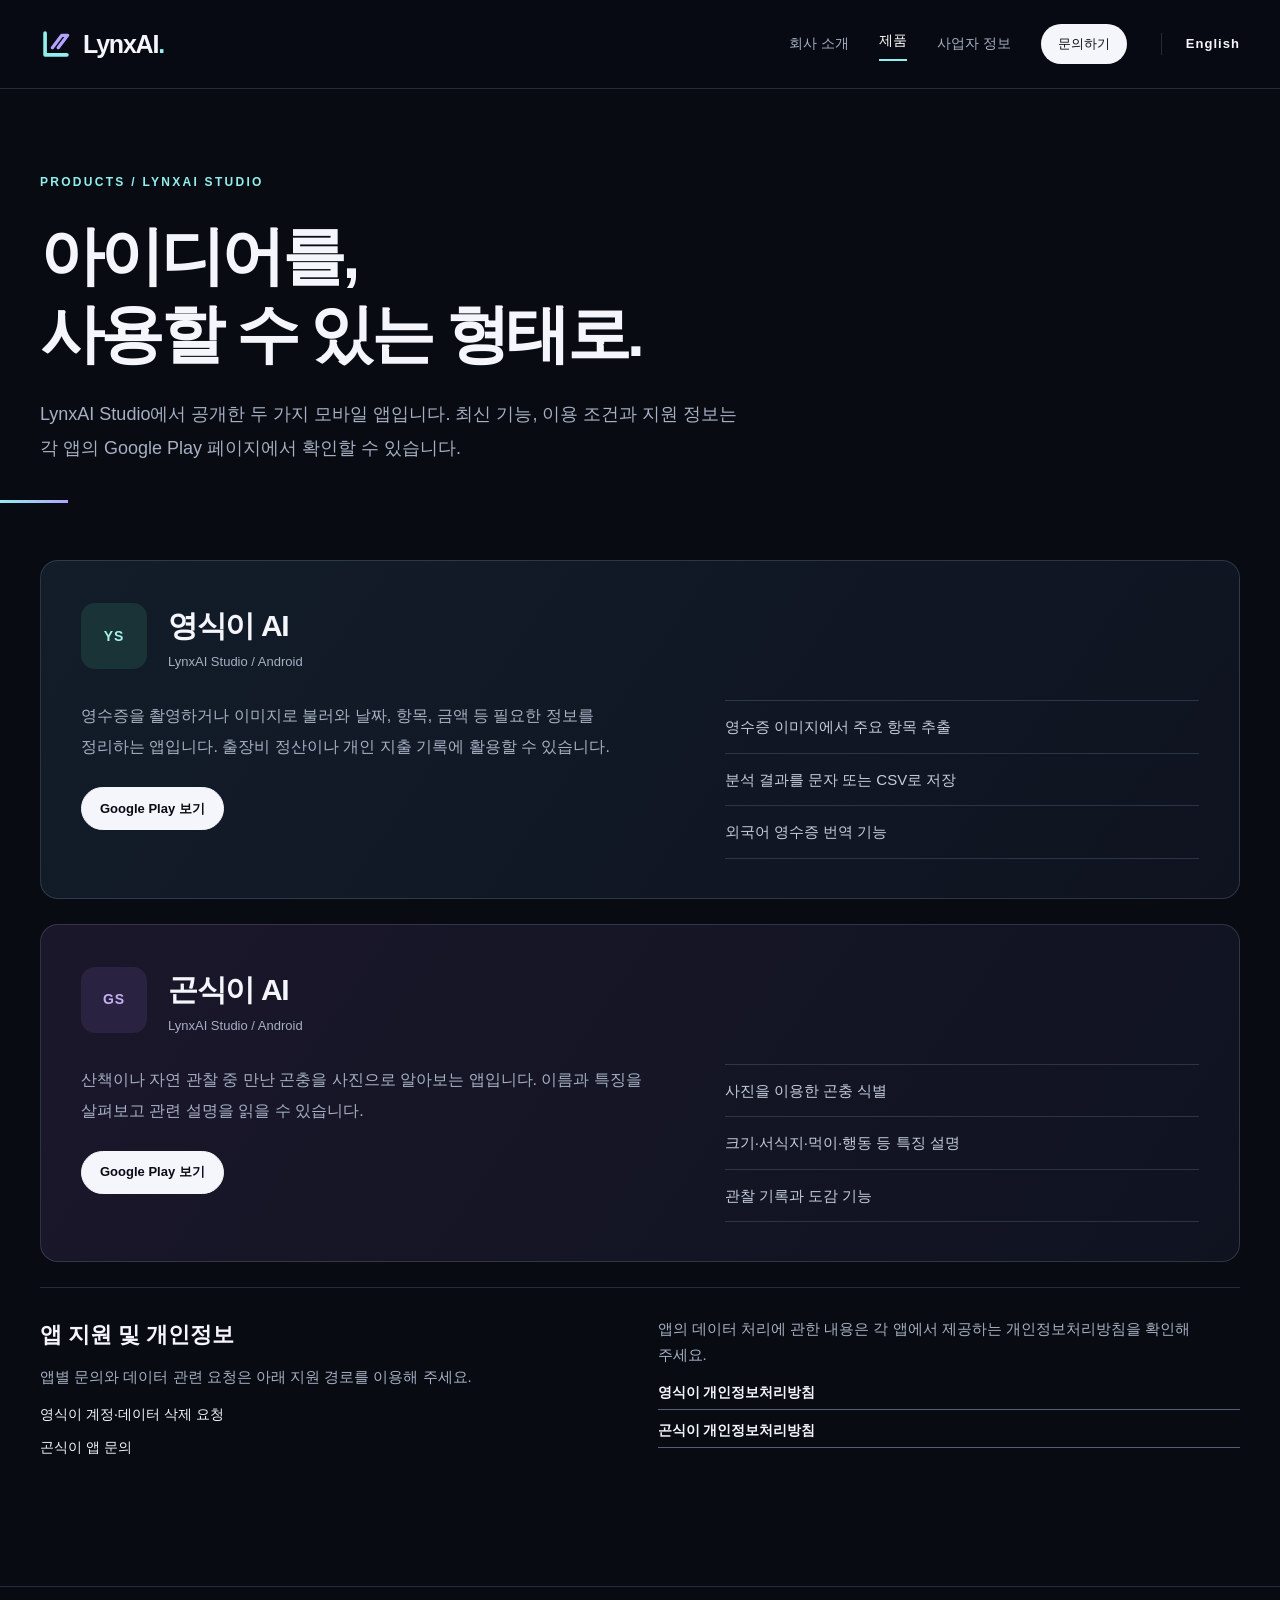
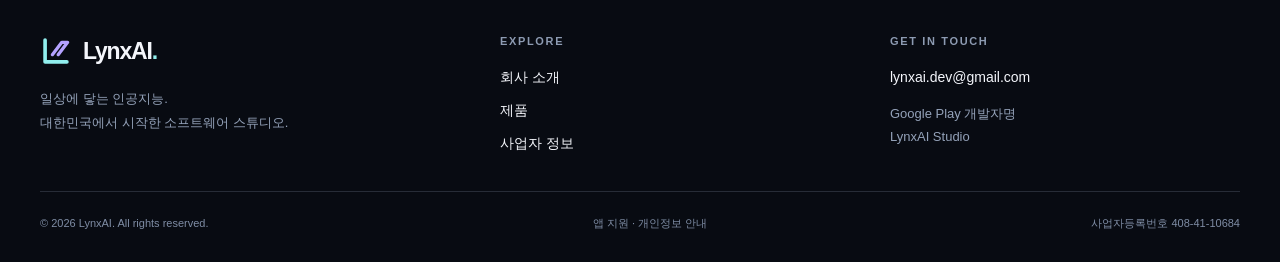
<file: ko/products.html>
<!doctype html>
<html lang="ko"><head><meta charset="utf-8"><meta name="viewport" content="width=device-width,initial-scale=1"><meta name="theme-color" content="#080b12"><title>제품 | LynxAI</title><meta name="description" content="LynxAI Studio에서 공개한 두 가지 모바일 앱입니다. 최신 기능, 이용 조건과 지원 정보는 각 앱의 Google Play 페이지에서 확인할 수 있습니다."><meta property="og:type" content="website"><meta property="og:title" content="제품 | LynxAI"><meta property="og:description" content="LynxAI Studio에서 공개한 두 가지 모바일 앱입니다. 최신 기능, 이용 조건과 지원 정보는 각 앱의 Google Play 페이지에서 확인할 수 있습니다."><meta property="og:locale" content="ko_KR"><link rel="icon" type="image/svg+xml" href="data:image/svg+xml,%3Csvg%20xmlns%3D%22http%3A%2F%2Fwww.w3.org%2F2000%2Fsvg%22%20viewBox%3D%220%200%2044%2044%22%3E%3Crect%20width%3D%2244%22%20height%3D%2244%22%20rx%3D%2211%22%20fill%3D%22%23080b12%22%2F%3E%3Cpath%20d%3D%22M10%209v25h24%22%20fill%3D%22none%22%20stroke%3D%22%2391efee%22%20stroke-width%3D%224%22%20stroke-linecap%3D%22round%22%2F%3E%3Cpath%20d%3D%22m19%2026%2011-15h6L25%2026%22%20fill%3D%22none%22%20stroke%3D%22%23b4a2ff%22%20stroke-width%3D%223%22%20stroke-linecap%3D%22round%22%2F%3E%3C%2Fsvg%3E"><link rel="alternate" hreflang="en" href="../products.html"><link rel="alternate" hreflang="ko" href="../ko/products.html"><link rel="alternate" hreflang="x-default" href="../products.html"><style>:root{color-scheme:dark;--bg:#080b12;--panel:#101521;--text:#f4f6fb;--muted:#a6b0c2;--line:rgba(201,214,244,.16);--cyan:#91efee;--violet:#b4a2ff;--max:1200px}*{box-sizing:border-box}html{scroll-behavior:smooth}body{margin:0;background:var(--bg);color:var(--text);font-family:Inter,"Pretendard","Noto Sans KR",-apple-system,BlinkMacSystemFont,"Segoe UI",sans-serif;line-height:1.7;word-break:keep-all;overflow-wrap:break-word}a{color:inherit;text-decoration:none}button{font:inherit}a,button{-webkit-tap-highlight-color:transparent}a:focus-visible,button:focus-visible,summary:focus-visible{outline:3px solid var(--cyan);outline-offset:5px}::selection{color:#080b12;background:var(--cyan)}.wrap{width:min(var(--max),calc(100% - 80px));margin:auto}.skip{position:fixed;left:20px;top:-80px;padding:12px 20px;background:var(--cyan);color:#080b12;z-index:100}.skip:focus{top:12px}.header{position:relative;z-index:20;border-bottom:1px solid var(--line);background:rgba(8,11,18,.97)}.nav{height:88px;display:flex;align-items:center;gap:34px}.brand{display:inline-flex;align-items:center;gap:11px;font-size:25px;font-weight:800;letter-spacing:-1.2px;white-space:nowrap}.brand svg{width:32px;height:32px}.brand .brand-dot{color:var(--cyan)}.navlinks{margin-left:auto;display:flex;align-items:center;gap:30px}.navlinks a{font-size:14px;color:var(--muted);white-space:nowrap;transition:color .2s}.navlinks a:hover,.navlinks a[aria-current=page]{color:white}.navlinks a[aria-current=page]{box-shadow:0 2px 0 var(--cyan);padding-bottom:6px}.language{font-size:13px;border-left:1px solid var(--line);padding-left:24px;letter-spacing:.08em;font-weight:700}.nav-contact{font-size:13px!important;color:var(--bg)!important;background:var(--text);border-radius:50px;padding:9px 17px;box-shadow:none!important}.menu{display:none;width:44px;height:44px;border:1px solid var(--line);background:none;color:white;border-radius:10px;cursor:pointer}.menu span{display:block;height:1px;width:18px;background:currentColor;margin:5px auto}.kicker{font-size:12px;letter-spacing:.19em;font-weight:700;text-transform:uppercase;color:var(--cyan);margin:0 0 25px}.hero{position:relative;padding:94px 0 76px;isolation:isolate;overflow:hidden}.hero:before{content:"";position:absolute;width:720px;height:720px;right:-280px;top:-200px;background:radial-gradient(circle,rgba(101,90,220,.18),transparent 70%);z-index:-1;pointer-events:none}.hero-grid{display:grid;grid-template-columns:1.14fr .86fr;align-items:center;gap:24px}.hero h1{font-size:clamp(54px,5.8vw,82px);letter-spacing:-.065em;line-height:1.16;margin:0 0 28px;font-weight:750}.hero h1 span{background:linear-gradient(110deg,#bba8ff,#a1eff0);color:transparent;background-clip:text;-webkit-background-clip:text}.hero .lead{font-size:18px;line-height:1.95;max-width:490px;margin:0;color:var(--muted)}.buttons{display:flex;gap:12px;flex-wrap:wrap;margin-top:34px}.button{display:inline-flex;align-items:center;justify-content:center;min-height:49px;padding:11px 23px;font-size:14px;font-weight:650;border-radius:100px;background:var(--text);color:var(--bg);border:1px solid var(--text);transition:background .2s,transform .2s}.button:hover{background:#d7eaf5;transform:translateY(-2px)}.button.secondary{background:transparent;color:var(--text);border-color:#404b60}.button.secondary:hover{background:#192231}.button.small{min-height:43px;font-size:13px;padding:9px 18px}.text-link{display:inline-block;font-size:14px;font-weight:650;border-bottom:1px solid #536078;padding-bottom:4px}.text-link:hover{border-color:var(--cyan);color:var(--cyan)}.hero-art{position:relative;height:410px;display:flex;align-items:center;justify-content:center}.orbit-outer{position:absolute;width:370px;height:370px;border:1px solid #2a3243;border-radius:50%;transform:rotate(-20deg)}.orbit-outer:before{content:"";position:absolute;inset:-24px;border:1px dashed rgba(176,193,224,.15);border-radius:50%}.orb{position:relative;width:277px;height:277px;border-radius:50%;background:radial-gradient(circle at 30% 27%,rgba(217,255,255,.8),transparent 17%),radial-gradient(ellipse at 36% 28%,#91ebfa,rgba(78,134,199,.7) 31%,transparent 65%),radial-gradient(ellipse at 77% 72%,#8d5da4,#3b3778 47%,#0e1834 78%);box-shadow:inset -23px -34px 60px #080b1590,inset 7px 7px 23px #d5e7ff3b,0 20px 90px #7164d032;animation:orbLight 14s ease-in-out infinite alternate}.orb:after{content:"";position:absolute;inset:-21px -47px;border:1px solid rgba(196,236,255,.42);border-radius:50%;transform:rotate(-29deg) scaleY(.36)}.orbit-caption{position:absolute;bottom:0;left:50%;transform:translateX(-50%);font-size:11px;letter-spacing:.19em;color:#8996ad;white-space:nowrap}.orbit-north{position:absolute;top:0;left:19%;font-size:11px;font-weight:650;letter-spacing:.12em;color:#b3bfd2}.orbit-tag{position:absolute;right:-4px;bottom:89px;padding:14px 20px;border:1px solid #424355;border-radius:12px;background:linear-gradient(135deg,#161d2ff2,#12121ddd);box-shadow:0 12px 60px #0005;backdrop-filter:blur(14px)}.orbit-tag span{display:block;font-size:10px;color:#aaa9c9;letter-spacing:.14em}.orbit-tag strong{font-size:17px;font-weight:600;letter-spacing:-.04em}.facts-strip{display:grid;grid-template-columns:repeat(3,1fr);border-top:1px solid var(--line);border-bottom:1px solid var(--line);margin-top:65px}.fact{padding:24px 28px 24px 0;display:flex;align-items:baseline;gap:17px}.fact+.fact{border-left:1px solid var(--line);padding-left:34px}.fact strong{font-size:27px;line-height:1.3;font-weight:600;letter-spacing:-.03em}.fact span{font-size:12px;color:var(--muted)}.section{padding:94px 0}.section+.section{padding-top:0}.section-title{display:grid;grid-template-columns:1fr 1fr;gap:70px;align-items:end;margin-bottom:42px}.section-title h2,.section h2{font-size:clamp(30px,3.4vw,46px);letter-spacing:-.055em;line-height:1.35;font-weight:650;margin:0}.section-title .kicker{margin-bottom:17px}.section-title p{font-size:16px;color:var(--muted);margin:0}.twocol{display:grid;grid-template-columns:1fr 1fr;gap:24px}.focus-card{padding:32px;border:1px solid var(--line);border-radius:16px;background:linear-gradient(125deg,#121a27,#0c101a);position:relative;overflow:hidden}.focus-card .number{color:#94a7c5;font-size:12px;letter-spacing:.16em}.focus-card h3{font-size:23px;font-weight:600;letter-spacing:-.035em;margin:26px 0 14px}.focus-card p{font-size:16px;color:var(--muted);max-width:400px;margin:0}.focus-card .accent-line{width:74px;height:3px;margin-top:30px;background:linear-gradient(90deg,var(--cyan),transparent)}.focus-card:last-child .accent-line{background:linear-gradient(90deg,var(--violet),transparent)}.product-list{border-top:1px solid var(--line)}.product-row{display:grid;grid-template-columns:65px 1fr 1fr auto;gap:24px;align-items:center;padding:27px 0;border-bottom:1px solid var(--line)}.product-monogram{display:grid;place-items:center;width:54px;height:54px;border-radius:14px;background:#193337;color:#a7f0e9;font-size:14px;font-weight:750;letter-spacing:.06em}.product-monogram.purple{background:#2a2241;color:#c3b2ee}.product-name h3{margin:0;font-size:20px;font-weight:600;letter-spacing:-.03em}.product-name span{font-size:12px;color:#93a0b6}.product-desc{color:var(--muted);font-size:14px;line-height:1.8}.callout{border:1px solid #39465c;border-radius:18px;padding:39px 42px;display:flex;align-items:center;justify-content:space-between;gap:34px;background:radial-gradient(ellipse at 100% 10%,#29435555,transparent 68%),#101623}.callout h2{font-size:28px;letter-spacing:-.04em;line-height:1.45;margin:0 0 10px}.callout p{font-size:15px;color:var(--muted);margin:0;max-width:650px}.callout .button{flex-shrink:0}.page-intro{padding:83px 0 57px;position:relative}.page-intro h1{font-size:clamp(43px,5vw,68px);line-height:1.22;letter-spacing:-.055em;font-weight:650;margin:0 0 23px}.page-intro .lead{max-width:710px;font-size:18px;color:var(--muted);line-height:1.9;margin:0}.page-intro:after{content:"";display:block;width:68px;height:3px;background:linear-gradient(90deg,var(--cyan),var(--violet));margin-top:35px}.content-section{padding:0 0 78px}.content-grid{display:grid;grid-template-columns:.8fr 1.2fr;gap:80px}.content-grid h2{font-size:30px;letter-spacing:-.04em;line-height:1.4;margin:0 0 18px;font-weight:600}.body-text{font-size:16px;color:var(--muted);margin:0 0 18px;line-height:1.95}.info-table{margin:0;border-top:1px solid var(--line)}.info-table>div{display:grid;grid-template-columns:180px 1fr;gap:20px;border-bottom:1px solid var(--line);padding:17px 0}.info-table dt{color:var(--muted);font-size:14px}.info-table dd{margin:0;font-size:15px;overflow-wrap:anywhere;word-break:normal}.fine{font-size:13px;color:#91a0b7;line-height:1.9;margin-top:17px}.founder{padding:30px;border:1px solid var(--line);border-radius:16px;background:#101522;display:flex;align-items:center;gap:22px;margin-top:32px}.initials{display:grid;place-items:center;width:68px;height:68px;border-radius:50%;background:linear-gradient(135deg,#293749,#23203c);color:#d0c7ef;flex-shrink:0;font-size:20px;font-weight:600}.founder h3{font-size:20px;font-weight:600;margin:0}.founder p{color:var(--muted);font-size:14px;margin:4px 0 0}.principles{display:grid;grid-template-columns:repeat(3,1fr);gap:30px;margin-top:36px}.principle{border-top:1px solid #40526c;padding-top:21px}.principle .index{color:var(--cyan);font-size:12px}.principle h3{font-size:20px;letter-spacing:-.04em;margin:17px 0 12px;font-weight:600}.principle p{font-size:15px;color:var(--muted);margin:0}.app-detail{padding:39px 40px;border:1px solid var(--line);border-radius:18px;background:linear-gradient(125deg,#121d29,#0f1320);margin-bottom:25px}.app-detail.violet{background:linear-gradient(125deg,#1a172a,#0f1320)}.app-top{display:flex;gap:21px;align-items:center;margin-bottom:27px}.app-top .product-monogram{width:66px;height:66px}.app-top h2{font-size:30px;font-weight:600;letter-spacing:-.045em;margin:0}.app-top p{font-size:13px;color:var(--muted);margin:0}.app-body{display:grid;grid-template-columns:1.1fr .9fr;gap:64px}.app-body .body-text{margin-bottom:25px}.features{margin:0;padding:0;list-style:none;border-top:1px solid var(--line)}.features li{padding:13px 0;border-bottom:1px solid var(--line);font-size:15px;color:#c4cddc}.app-links{display:flex;gap:20px;align-items:center;flex-wrap:wrap;margin-top:27px}.support-panel{padding:28px 0;border-top:1px solid var(--line);display:grid;grid-template-columns:1fr 1fr;gap:35px}.support-panel h2{font-size:22px;margin:0 0 10px;font-weight:600}.support-panel p{font-size:15px;color:var(--muted);margin:0 0 14px}.doc-grid{display:grid;grid-template-columns:1fr 1fr;gap:24px;margin-bottom:25px}.doc-card{border:1px solid var(--line);border-radius:18px;padding:31px;background:#101622;display:flex;flex-direction:column;align-items:flex-start}.doc-icon{width:45px;height:54px;border:1px solid #536077;border-radius:6px;position:relative;color:var(--cyan);display:grid;place-items:center;font-size:12px;font-weight:650;margin-bottom:27px}.doc-card h2{font-size:23px;font-weight:600;letter-spacing:-.035em;margin:0 0 14px}.doc-card p{font-size:15px;color:var(--muted);margin:0 0 24px;flex:1}.doc-card .doc-status{font-size:12px;margin-top:15px;color:#91a0b7}.notice{padding:22px 25px;border:1px solid #354454;border-radius:12px;background:#101b25;color:#b2c5d3;font-size:14px;line-height:1.9;margin:22px 0 0}.document-information{padding:40px;border:1px solid var(--line);border-radius:18px;background:#0d121d}.document-information h2{font-size:25px;font-weight:600;letter-spacing:-.04em;margin:0 0 24px}.email-heading{font-size:clamp(25px,3vw,39px);font-weight:600;letter-spacing:-.04em;line-height:1.5;overflow-wrap:anywhere}.footer{padding:45px 0 30px;border-top:1px solid var(--line);margin-top:20px}.footer-main{display:grid;grid-template-columns:1.2fr 1fr 1fr;gap:40px;padding-bottom:35px}.footer .brand{font-size:23px}.footer p{font-size:13px;color:#94a2b9;margin:12px 0 0;line-height:1.8}.footer-label{font-size:11px;font-weight:650;letter-spacing:.15em;color:#8d9bb2;margin-bottom:16px}.footer-links{display:flex;flex-direction:column;gap:9px;font-size:14px}.footer-links a:hover{color:var(--cyan)}.footer-bottom{border-top:1px solid var(--line);padding-top:22px;display:flex;justify-content:space-between;gap:24px;font-size:11px;color:#7f8da5}.footer-bottom a:hover{color:white}.en .hero h1{font-size:clamp(52px,5.6vw,78px);letter-spacing:-.055em}.en .hero .lead{max-width:470px}.en .fact strong{font-size:25px}.en .product-name h3{font-size:19px}@keyframes orbLight{to{filter:hue-rotate(12deg);transform:translateY(-7px)}}@media(min-width:1500px){.hero{padding-top:108px}.hero-art{height:440px}}@media(max-width:1024px){.wrap{width:calc(100% - 56px)}.nav{gap:21px}.navlinks{gap:21px}.language{padding-left:17px}.hero{padding-top:72px}.hero h1,.en .hero h1{font-size:59px}.hero-art{height:355px}.orb{width:225px;height:225px}.orbit-outer{width:296px;height:296px}.orbit-tag{right:0;bottom:50px}.orbit-caption{font-size:9px}.facts-strip{margin-top:45px}.fact{flex-direction:column;gap:5px}.section-title{gap:35px}.product-row{grid-template-columns:56px 1fr 1.1fr auto;gap:17px}.content-grid{gap:38px;grid-template-columns:.8fr 1.2fr}.info-table>div{grid-template-columns:140px 1fr}.app-body{gap:35px}}@media(max-width:760px){.wrap{width:calc(100% - 40px)}.nav{height:74px;gap:16px}.brand{font-size:24px}.navlinks{display:none;position:absolute;top:74px;left:0;right:0;padding:18px 24px 25px;background:#101624;border-bottom:1px solid #3c485d;flex-direction:column;gap:6px;align-items:stretch}.navlinks.is-open{display:flex}.navlinks a{padding:11px 5px;min-height:44px}.navlinks a[aria-current=page]{box-shadow:none;color:var(--cyan);padding-bottom:11px}.navlinks .nav-contact{margin-top:7px;padding:11px 18px;text-align:center}.language{margin-left:auto;padding-left:0;border:0;font-size:12px}.menu{display:block}.hero{padding:55px 0 43px}.hero-grid{display:flex;flex-direction:column;align-items:stretch}.hero h1,.en .hero h1{font-size:clamp(46px,10.2vw,66px);letter-spacing:-.06em}.hero .lead{font-size:16px;max-width:none;line-height:1.95}.hero .kicker{font-size:10px;letter-spacing:.17em;margin-bottom:22px}.buttons{margin-top:27px;gap:10px}.button{font-size:13px;min-height:47px;padding:10px 20px}.hero-art{height:320px;margin-top:21px;max-width:420px;width:100%;align-self:center}.orb{width:213px;height:213px}.orbit-outer{width:273px;height:273px}.orbit-tag{right:8px;bottom:47px;padding:11px 15px}.orbit-tag strong{font-size:15px}.orbit-north{left:12%;font-size:9px}.orbit-caption{font-size:9px;bottom:-5px}.facts-strip{margin-top:40px}.fact{padding:19px 8px 19px 0;gap:7px}.fact+.fact{padding-left:16px}.fact strong,.en .fact strong{font-size:20px}.fact span{font-size:11px}.section{padding:58px 0}.section-title{grid-template-columns:1fr;gap:22px;margin-bottom:29px}.section-title h2,.section h2{font-size:32px}.section-title p{font-size:15px}.section-title .kicker{font-size:11px}.twocol{grid-template-columns:1fr;gap:14px}.focus-card{padding:27px}.focus-card h3{margin-top:20px;font-size:21px}.focus-card p{font-size:15px}.focus-card .accent-line{margin-top:24px}.product-row{grid-template-columns:47px 1fr;gap:12px 17px;padding:25px 0}.product-monogram{width:47px;height:47px;border-radius:12px}.product-name h3{font-size:19px}.product-desc{grid-column:2;margin:0;font-size:14px}.product-row>.text-link{grid-column:2;justify-self:start}.callout{flex-direction:column;align-items:flex-start;padding:27px;gap:23px}.callout h2{font-size:25px}.callout p{font-size:14px}.page-intro{padding:56px 0 42px}.page-intro h1{font-size:42px}.page-intro .lead{font-size:16px}.page-intro .kicker{font-size:11px;margin-bottom:20px}.content-section{padding-bottom:55px}.content-grid{grid-template-columns:1fr;gap:29px}.content-grid h2{font-size:27px}.body-text{font-size:15px}.info-table>div{grid-template-columns:108px 1fr;gap:18px;padding:15px 0}.info-table dt{font-size:13px}.info-table dd{font-size:14px}.founder{padding:24px;margin-top:25px}.initials{width:58px;height:58px}.principles{grid-template-columns:1fr;gap:26px}.principle h3{margin-top:12px}.app-detail{padding:27px 25px}.app-top{gap:15px}.app-top h2{font-size:26px}.app-top .product-monogram{width:54px;height:54px}.app-body{grid-template-columns:1fr;gap:16px}.app-body .body-text{margin-bottom:14px}.app-links{gap:19px}.support-panel{grid-template-columns:1fr;gap:26px}.doc-grid{grid-template-columns:1fr;gap:17px}.doc-card{padding:27px}.doc-card h2{font-size:23px}.document-information{padding:25px 22px}.document-information h2{font-size:23px}.notice{padding:18px 21px;font-size:13px}.footer{padding-top:34px}.footer-main{grid-template-columns:1fr 1fr;gap:30px}.footer-main>div:first-child{grid-column:1/-1}.footer-label{font-size:10px}.footer-links{font-size:13px}.footer-bottom{flex-direction:column;gap:10px;font-size:11px}.email-heading{font-size:27px}}@media(max-width:370px){.wrap{width:calc(100% - 32px)}.hero h1,.en .hero h1{font-size:43px}.button{padding-inline:16px}.fact strong,.en .fact strong{font-size:18px}.fact span{font-size:10px}.orbit-tag{right:0}.page-intro h1{font-size:37px}.info-table>div{grid-template-columns:95px 1fr;gap:12px}}@media(prefers-reduced-motion:reduce){html{scroll-behavior:auto}*,*:before,*:after{animation:none!important;transition:none!important}}@media print{body{background:white;color:#111}.header,.footer,.buttons,.hero-art,.button,.skip{display:none}.wrap{width:100%}.page-intro{padding-top:0}.kicker,.body-text,.lead,.info-table dt,.info-table dd{color:#333!important}.document-information,.doc-card{border:1px solid #ccc;background:white}.notice{background:white;color:#333}.info-table>div{border-color:#ccc}}

@media(max-width:760px){.body-text,.focus-card p,.section-title p,.principle p,.doc-card p{font-size:16px}}

.sr-only{position:absolute;width:1px;height:1px;padding:0;margin:-1px;overflow:hidden;clip:rect(0,0,0,0);white-space:nowrap;border:0}</style><script type="application/ld+json">{"@context": "https://schema.org", "@type": "Organization", "name": "LynxAI", "alternateName": "LynxAI Studio", "foundingDate": "2025", "founder": {"@type": "Person", "name": "Manyeong Lee", "alternateName": "이만영"}, "email": "lynxai.dev@gmail.com", "address": {"@type": "PostalAddress", "addressCountry": "KR"}, "identifier": {"@type": "PropertyValue", "propertyID": "South Korea business registration number", "value": "408-41-10684"}}</script></head>
<body class="ko"><a class="skip" href="#main">본문으로 이동</a><header class="header"><nav class="wrap nav" aria-label="주 메뉴"><a class="brand" href="index.html" aria-label="LynxAI home"><svg viewBox="0 0 44 44" fill="none" aria-hidden="true"><path d="M7 7V37H37" stroke="#91EFEE" stroke-width="5" stroke-linecap="round" stroke-linejoin="round"/><path d="M17 27L30 10H38L25 27" stroke="#B4A2FF" stroke-width="4.5" stroke-linecap="round" stroke-linejoin="round"/></svg><span>LynxAI<span class="brand-dot">.</span></span></a><div class="navlinks" id="navigation"><a href="company.html">회사 소개</a><a href="products.html" aria-current="page">제품</a><a href="documents.html">사업자 정보</a><a class="nav-contact" href="mailto:lynxai.dev@gmail.com">문의하기</a></div><a class="language" href="../products.html" lang="en" aria-label="English version">English</a><button class="menu" type="button" aria-label="메뉴 열기" aria-expanded="false" aria-controls="navigation"><span></span><span></span></button></nav></header>
<main id="main"><section class="page-intro"><div class="wrap"><p class="kicker">Products / LynxAI Studio</p><h1>아이디어를,<br>사용할 수 있는 형태로.</h1><p class="lead">LynxAI Studio에서 공개한 두 가지 모바일 앱입니다. 최신 기능, 이용 조건과 지원 정보는 각 앱의 Google Play 페이지에서 확인할 수 있습니다.</p></div></section><section class="content-section"><div class="wrap"><article class="app-detail " id="receipt"><div class="app-top"><div class="product-monogram " aria-hidden="true">YS</div><div><h2>영식이 AI</h2><p>LynxAI Studio / Android</p></div></div><div class="app-body"><div><p class="body-text">영수증을 촬영하거나 이미지로 불러와 날짜, 항목, 금액 등 필요한 정보를 정리하는 앱입니다. 출장비 정산이나 개인 지출 기록에 활용할 수 있습니다.</p><a class="button small" href="https://play.google.com/store/apps/details?id=com.roro.snapreceipt" target="_blank" rel="noopener noreferrer">Google Play 보기<span class="sr-only"> (opens in a new tab)</span></a></div><ul class="features"><li>영수증 이미지에서 주요 항목 추출</li><li>분석 결과를 문자 또는 CSV로 저장</li><li>외국어 영수증 번역 기능</li></ul></div></article><article class="app-detail violet" id="insect"><div class="app-top"><div class="product-monogram purple" aria-hidden="true">GS</div><div><h2>곤식이 AI</h2><p>LynxAI Studio / Android</p></div></div><div class="app-body"><div><p class="body-text">산책이나 자연 관찰 중 만난 곤충을 사진으로 알아보는 앱입니다. 이름과 특징을 살펴보고 관련 설명을 읽을 수 있습니다.</p><a class="button small" href="https://play.google.com/store/apps/details?id=com.roro.bugid.insect_identifier" target="_blank" rel="noopener noreferrer">Google Play 보기<span class="sr-only"> (opens in a new tab)</span></a></div><ul class="features"><li>사진을 이용한 곤충 식별</li><li>크기·서식지·먹이·행동 등 특징 설명</li><li>관찰 기록과 도감 기능</li></ul></div></article><div class="support-panel" id="support"><div><h2>앱 지원 및 개인정보</h2><p>앱별 문의와 데이터 관련 요청은 아래 지원 경로를 이용해 주세요.</p><div class="footer-links"><a href="mailto:gothevole@naver.com?subject=%EC%98%81%EC%8B%9D%EC%9D%B4%20AI%20%EA%B3%84%EC%A0%95%20/%20%EB%8D%B0%EC%9D%B4%ED%84%B0%20%EC%82%AD%EC%A0%9C%20%EC%9A%94%EC%B2%AD">영식이 계정·데이터 삭제 요청</a><a href="mailto:manyeong.lee99@gmail.com?subject=%EA%B3%A4%EC%8B%9D%EC%9D%B4%20AI%20%EC%95%B1%20%EB%AC%B8%EC%9D%98">곤식이 앱 문의</a></div></div><div><p>앱의 데이터 처리에 관한 내용은 각 앱에서 제공하는 개인정보처리방침을 확인해 주세요.</p><div class="footer-links"><a class="text-link" href="https://sites.google.com/view/lynxai/개인정보처리방침" target="_blank" rel="noopener noreferrer">영식이 개인정보처리방침<span class="sr-only"> (opens in a new tab)</span></a><a class="text-link" href="https://sites.google.com/view/gonsikai/홈" target="_blank" rel="noopener noreferrer">곤식이 개인정보처리방침<span class="sr-only"> (opens in a new tab)</span></a></div></div></div></div></section></main>
<footer class="footer"><div class="wrap"><div class="footer-main"><div><a class="brand" href="index.html"><svg viewBox="0 0 44 44" fill="none" aria-hidden="true"><path d="M7 7V37H37" stroke="#91EFEE" stroke-width="5" stroke-linecap="round" stroke-linejoin="round"/><path d="M17 27L30 10H38L25 27" stroke="#B4A2FF" stroke-width="4.5" stroke-linecap="round" stroke-linejoin="round"/></svg><span>LynxAI<span class="brand-dot">.</span></span></a><p>일상에 닿는 인공지능.<br>대한민국에서 시작한 소프트웨어 스튜디오.</p></div><div><div class="footer-label">EXPLORE</div><div class="footer-links"><a href="company.html">회사 소개</a><a href="products.html">제품</a><a href="documents.html">사업자 정보</a></div></div><div><div class="footer-label">GET IN TOUCH</div><div class="footer-links"><a href="mailto:lynxai.dev@gmail.com">lynxai.dev@gmail.com</a></div><p>Google Play 개발자명<br>LynxAI Studio</p></div></div><div class="footer-bottom"><span>© 2026 LynxAI. All rights reserved.</span><a href="products.html#support">앱 지원 · 개인정보 안내</a><span>사업자등록번호 408-41-10684</span></div></div></footer><script>const menu=document.querySelector('.menu');const links=document.querySelector('.navlinks');
if(menu&&links){menu.addEventListener('click',()=>{const open=menu.getAttribute('aria-expanded')!=='true';menu.setAttribute('aria-expanded',String(open));links.classList.toggle('is-open',open);});document.addEventListener('keydown',e=>{if(e.key==='Escape'){links.classList.remove('is-open');menu.setAttribute('aria-expanded','false');menu.focus();}});window.addEventListener('resize',()=>{if(window.innerWidth>760){links.classList.remove('is-open');menu.setAttribute('aria-expanded','false');}});}
</script></body></html>
</file>
